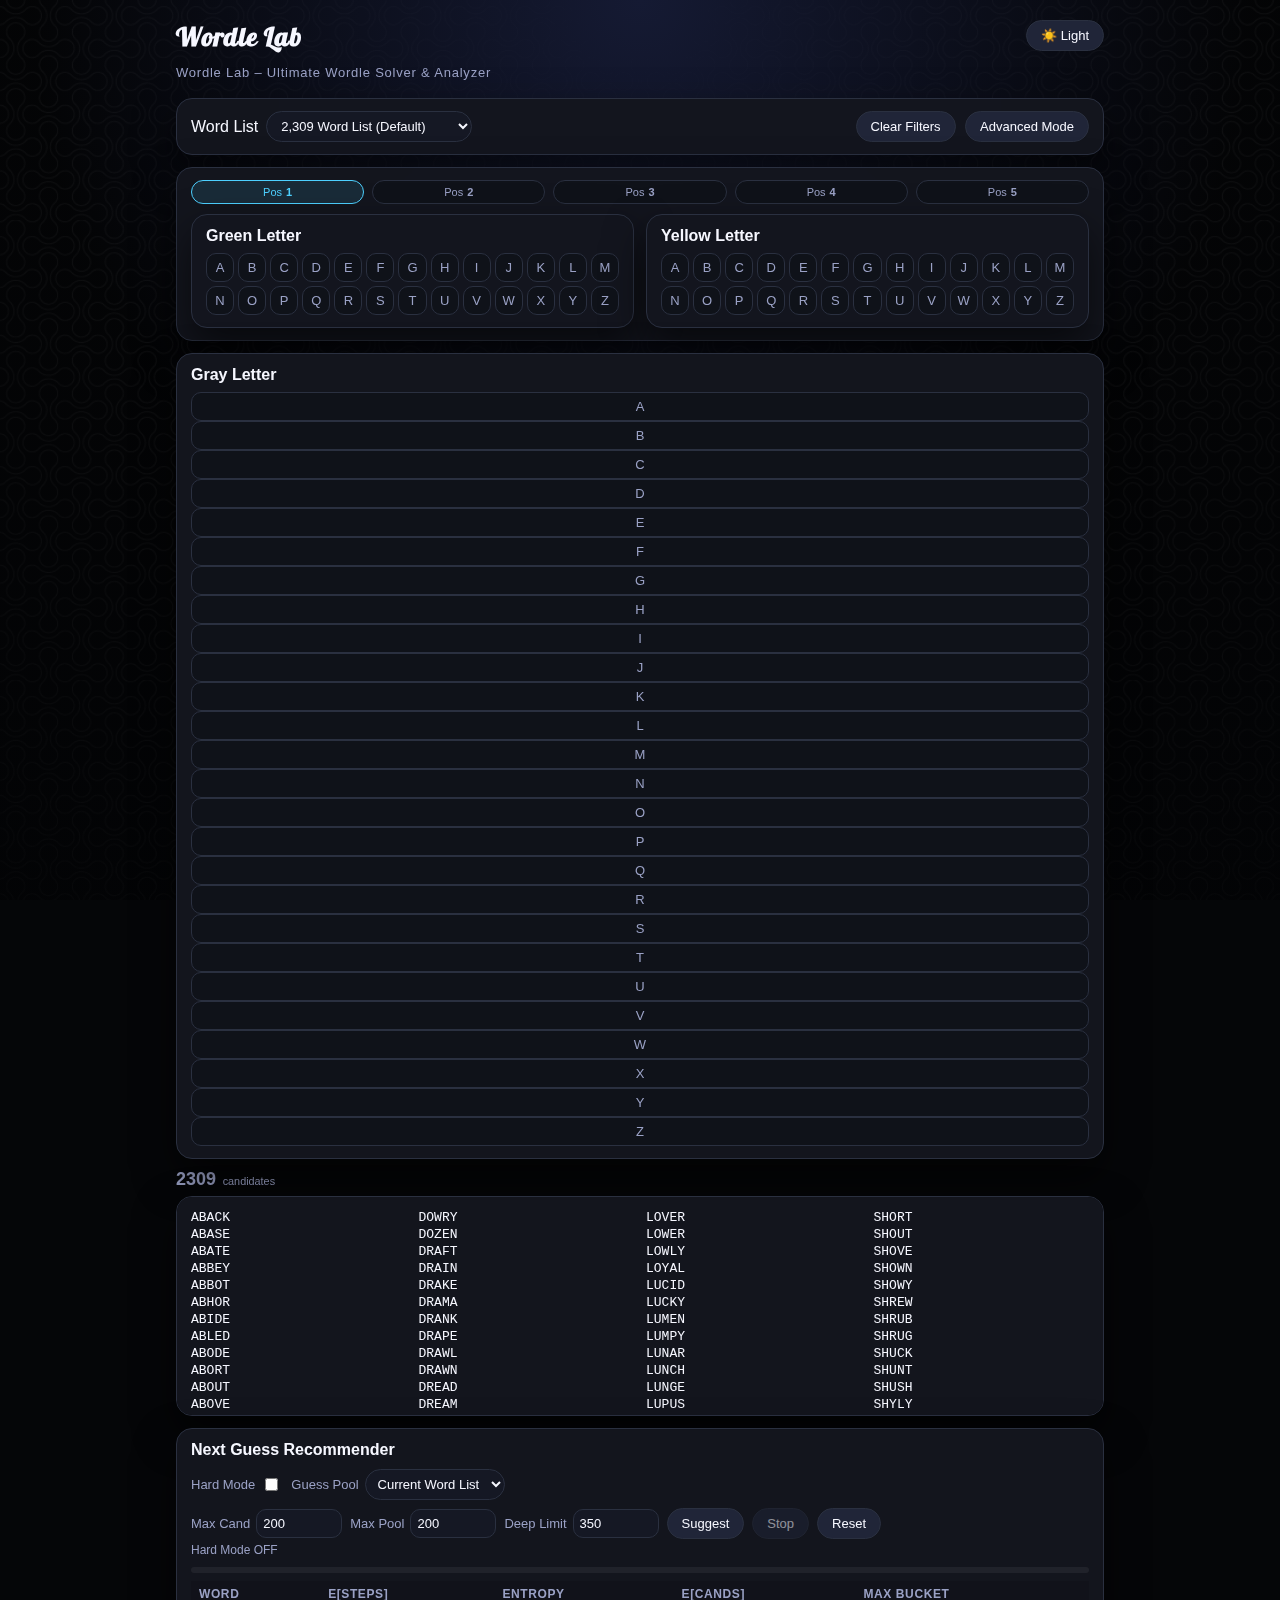
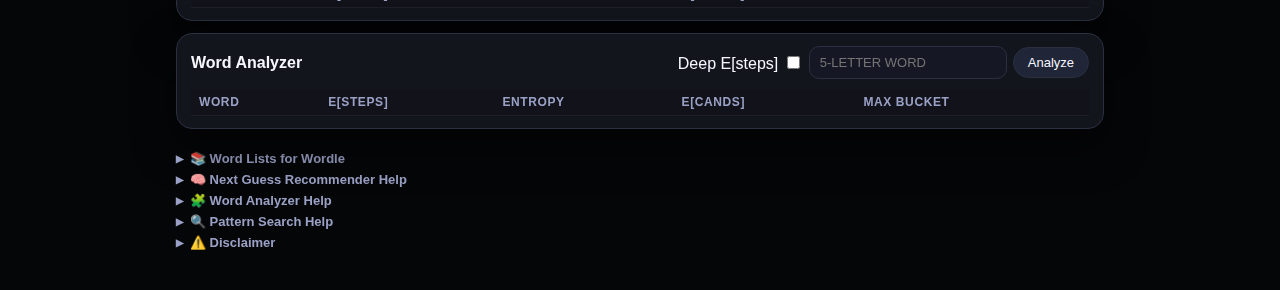
<file: index.html>
<!DOCTYPE html>
<html lang="en">
<head>
	<meta charset="utf-8">
	<meta name="viewport" content="width=device-width, initial-scale=1">
	<title>Wordle Lab – Ultimate Wordle Solver & Analyzer</title>
	<meta name="description" content="Wordle Lab is an ultimate Wordle solver and entropy-based analyzer with Basic and Advanced modes.">
	<meta name="keywords" content="Wordle, Wordle Lab, Wordle Solver, Wordle Helper, Wordle Analyzer, Wordle Strategy, Entropy, E[steps], E[cands], Max Bucket, Next Guess Recommender, Hard Mode, Basic Mode, Advanced Mode">
	<meta name="author" content="Jaehong Kim">
	<meta name="robots" content="index,follow,max-snippet:-1,max-image-preview:large,max-video-preview:-1">
	<meta name="theme-color" content="#0f1115">
	
	<!-- Open Graph (for Facebook, LinkedIn, etc.) -->
	<meta property="og:title" content="Wordle Lab – Ultimate Wordle Solver & Analyzer">
	<meta property="og:description" content="Wordle Lab is an ultimate Wordle solver and entropy-based analyzer with Basic and Advanced modes.">
	<meta property="og:url" content="https://wordlelab.com/">
	<meta property="og:type" content="website">
	<meta property="og:image" content="https://wordlelab.com/preview.png">
	
	<!-- Twitter Card -->
	<meta name="twitter:card" content="summary_large_image">
	<meta name="twitter:title" content="Wordle Lab – Ultimate Wordle Solver & Analyzer">
	<meta name="twitter:description" content="Wordle Lab is an ultimate Wordle solver and entropy-based analyzer with Basic and Advanced modes.">
	<meta name="twitter:image" content="https://wordlelab.com/preview.png">
	<meta name="twitter:site" content="@DrDrTwice">
	
	<!-- Canonical URL -->
	<link rel="canonical" href="https://wordlelab.com/">
	
	<!-- Favicons & PWA -->
	<link href="./apple-touch-icon.png" rel="apple-touch-icon" sizes="180x180">
	<link href="./favicon-32x32.png" rel="icon" sizes="32x32" type="image/png">
	<link href="./favicon-16x16.png" rel="icon" sizes="16x16" type="image/png">
	<link href="./site.webmanifest" rel="manifest">
	
	<!-- ===== Structured Data (JSON-LD) ===== -->
	<script type="application/ld+json">
	{
	  "@context": "https://schema.org",
	  "@type": "WebSite",
	  "name": "Wordle Lab",
	  "url": "https://wordlelab.com/",
	  "applicationCategory": "EducationalApplication",
	  "operatingSystem": "Web",
	  "description": "Wordle Lab is an ultimate Wordle solver and entropy-based analyzer with Basic and Advanced modes.",
	  "inLanguage": ["en"],
	  "keywords": [
	    "Wordle lab", "Wordle helper", "Wordle analyzer", "Wordle solver", "Wordle entropy", "E[steps]", "expected candidates", "Max Bucket", "Next Guess Recommender", "Hard Mode", "Basic Mode", "Advanced Mode"
	  ],
	  "author": { "@type": "Person", "name": "Jaehong Kim" }
	}
	</script>

	<link rel="stylesheet" href="style.css">

</head>

<body>
<div class="wrap">

<!-- Header -->
<div class="header-row">
	<h1>
		<span class="brand">
		Wordle Lab
		</span>
		<br>
		<span class="tag">
			Wordle Lab – Ultimate Wordle Solver &amp; Analyzer
		</span>
	</h1>
	<button class="btn" id="modeToggle" title="Toggle Dark/Light">
		☀️ Light
	</button>
</div>

<!-- Top controls -->
<div class="card" style="margin-bottom:12px">
	<div class="bar top-controls">
		<div class="top-controls-left">
			<label for="wordListSelect">
				Word List
			</label>
			<select id="wordListSelect">
				<option value="wl2309">2,309 Word List (Default)</option>
				<option value="wl3207">3,207 Extended Word List</option>
				<option value="wl14855">14,855 Guessable Word List</option> 
				<option value="custom">Custom List (Upload CSV)</option>
			</select>
			<input id="fileInput" type="file" accept=".txt,.csv" style="display:none">
		</div>
		<div class="top-controls-right">
			<button class="btn" id="clearAll" style="margin-right:5px">Clear Filters</button>
			<button id="filterModeToggle" class="btn">Advanced Mode</button>
		</div>
	</div>
</div>

<!-- Basic Mode -->
<div id="basicPanel" >
	<div class="card" style="margin-top:12px">
		<div class="tabs" id="basicTabs">
		</div>
		<div class="row" style="margin-top:10px">
			<div class="card" id="basicPosCardGreen" style="flex:1;min-width:280px">
				<div style="margin-bottom:8px">
					<strong>Green Letter</strong>
				</div>
				<div class="grid" id="greenKeys">
				</div>
			</div>
			<div class="card" id="basicPosCardYellow" style="flex:1;min-width:280px">
				<div style="margin-bottom:8px">
					<strong>Yellow Letter</strong>
				</div>
				<div class="grid" id="yellowKeys">
				</div>
			</div>
		</div>
	</div>
	<div class="card" style="margin-top:12px">
		<div style="margin-bottom:8px">
			<strong>Gray Letter</strong>
		</div>
		<div class="graygrid" id="grayKeys" ></div>
	</div>
</div>

<!-- Advanced Mode -->
<div id="advPanel" style="display:none">
	<div class="row" style="margin-top:12px">
		<div class="card" style="flex:1;min-width:320px">
			<div style="margin-bottom:8px">
				<strong>Global Include</strong>
			</div>
			<div class="grid" id="gInc">
			</div>
		</div>
		<div class="card" style="flex:1;min-width:320px">
			<div style="margin-bottom:8px">
				<strong>Global Exclude</strong>
			</div>
			<div class="grid" id="gExc">
			</div>
		</div>
	</div>
	<!-- Position include/exclude -->
	<div class="card" style="margin-top:12px">
		<div class="tabs" id="advTabs">
		</div>
		<div class="row" style="margin-top:10px">
			<div class="card" id="advPosCardInc" style="flex:1;min-width:280px">
				<div style="margin-bottom:8px">
					<strong>Position Include</strong>
				</div>
				<div class="grid" id="pInc">
				</div>
			</div>
			<div class="card" id="advPosCardExc" style="flex:1;min-width:280px">
				<div style="margin-bottom:8px">
					<strong>Position Exclude</strong>
				</div>
				<div class="grid" id="pExc">
				</div>
			</div>
		</div>
	</div>
	<!-- Search -->
	<div class="card" style="margin-top:12px">
		<div class="bar">
			<div style="margin-bottom:8px">
				<strong title="Use ?, *, [AEIOU], &amp; for pattern matching">Pattern Search</strong>
			</div>
			<div class="search">
				<input id="searchBox" placeholder="Search (see help below)" style="text-transform:uppercase;">
			</div>
		</div>
	</div>
</div>

<!-- Counter -->
<div class="counter">
	<span id="count">
		0
	</span>
	<small>candidates</small>
</div>

<!-- List -->
<div class="card list" style="margin-top:6px">
	<ul id="words">
	</ul>
</div>

<!-- Recommender -->
<div class="card" style="margin-top:12px">
	<div class="bar" style="justify-content:space-between">
		<div>
			<strong>Next Guess Recommender</strong>
			<span class="tag">
				<!-- (Entropy-based) -->
			</span>
		</div>
	</div>
	<!-- Controls: row 1 -->
	<div class="ctl" style="margin-top:10px">
		<label title="Enforce feedback consistency (Wordle Hard Mode rules)">
			Hard Mode
			<input id="hardMode" type="checkbox">
			</input>
		</label>
		<label title="Guess pool used when Hard Mode is OFF">
			Guess Pool
			<select id="poolSelect">
				<option selected="" value="current">
					Current Word List
				</option>
				<option value="2309">
					2,309 Word List
				</option>
				<option value="3207">
					3,207 Word List
				</option>
				<option value="14855">
					14,855 Word List
				</option>
			</select>
		</label>
	</div>
	<!-- Controls: row 2 -->
	<div class="button-container">
		<label id="candsLabel" title="Cap the number of candidate guesses from the main candidate list">
			Max Cand
			<input id="maxCand" min="1" type="number" value="200">
		</label>
		<label id="poolLabel" title="Cap the number of external guesses from the extended pool (applies only when Hard Mode is OFF)">
			Max Pool
			<input id="maxPool" min="0" type="number" value="200">
		</label>
		<label id="limitLabel" title="Use deeper 4-step E[steps] search when the remaining candidates are at or below this size.">
			Deep Limit
			<input id="deepEstepThreshold" min="0" type="number" value="350">
		</label>
		<button id="suggestNext" class="btn">
			Suggest
		</button>
		<button id="stopBtn" class="btn">
			Stop
		</button>
		<button id="resetSuggest" class="btn">
			Reset
		</button>
	</div>
	<div class="hint" id="modeNote" style="margin-top:4px">
		Hint
	</div>
	<!-- Progress + status -->
	<div class="progress" style="margin-top:10px">
		<div class="barin" id="pbar">
		</div>
	</div>
	<div class="hint" id="suggestStatus" style="margin-top:8px">
	</div>
	<!-- Table -->
	<div style="overflow:auto;margin-top:8px">
		<table>
			<thead>
				<tr>
					<th>
						Word
					</th>
					<th id="sort-steps" role="button" tabindex="0" title="Click to show the Top 10 by E[steps] (the smaller, the better)">
						E[steps]
					</th>
					<th id="sort-entropy" role="button" tabindex="0" title="Click to show the Top 10 by Entropy (the bigger, the better)">
						Entropy
					</th>
					<th id="sort-cands" role="button" tabindex="0" title="Click to show the Top 10 by E[cands] (the smaller, the better)">
						E[cands]
					</th>
					<th id="sort-bucket" role="button" tabindex="0" title="Click to show the Top 10 by Max Bucket (the smaller, the better)">
						Max Bucket
					</th>
				</tr>
			</thead>
			<tbody id="suggestTable">
			</tbody>
		</table>
	</div>
</div>


<!-- Word Analyzer -->
<div class="card" id="analyzeCard" style="margin-top:12px">
	<div class="bar" style="justify-content:space-between; gap:8px;">
		<div>
			<strong>Word Analyzer</strong>
			<span class="tag">
				<!-- (w.r.t. current candidate list) -->
			</span>
		</div>
		<div class="bar" style="gap:6px;">
			<label id="deepLabel" title="Use deeper lookahead when estimating E[steps] (slower but more accurate)">
				Deep E[steps]
				<input id="deepSearch" type="checkbox">
				</input>
			</label>
			<input id="analyzeInput" maxlength="5" placeholder="5-letter word" style="text-transform:uppercase;">
			<button class="btn" id="analyzeBtn">
				Analyze
			</button>
		</div>
	</div>
		<div style="overflow:auto;margin-top:10px">
			<table>
				<thead>
					<tr>
						<th>
							Word
						</th>
						<th>
							E[steps]
						</th>
						<th>
							Entropy
						</th>
						<th>
							E[cands]
						</th>
						<th>
							Max Bucket
						</th>
					</tr>
				</thead>
				<tbody id="analyzeTable">
				</tbody>
			</table>
		</div>
		<!-- Pattern distribution panel for Word Analyzer -->
<div id="analyzePatternsSection" class="card" style="margin-top:12px; display:none">
  <div style="margin-bottom:6px">
    <strong>📊 Pattern Distribution</strong>
    <div id="analyzePatternsMeta" class="hint"></div>
  </div>

  <!-- Fixed header table -->
  <table class="pattern-header-table">
    <thead>
      <tr>
        <th>Pattern</th>
        <th>Count</th>
        <th>Share</th>
      </tr>
    </thead>
  </table>

  <!-- Scrollable body -->
  <div class="pattern-scroll">
    <table class="pattern-body-table">
      <tbody id="analyzePatternsBody"></tbody>
    </table>
  </div>
</div>




</div>


<!-- Help -->
<div class="help">
	<!-- Word Lists for Wordle -->
	<strong id="wordListsToggle" class="toggle-header">📚 Word Lists for Wordle</strong>
	<div id="wordListsContent" class="toggle-content">
		<p>Here are three commonly referenced word lists associated with the game Wordle: the “2,309”, “3,207”, and “14,855” word lists. None of these lists have been officially confirmed as the definitive answer sets by the creators of Wordle.</p>
		<ul>
			<li>
				<strong>2,309 Word List</strong>: <p>Many players report seeing answers from this 2,309‑word list, though there are exceptions.</p>
			</li>
			<li>
				<strong>3,207 Word List</strong>: <p>The 3,207‑word list is often used as a broader “answers” list in community tools.</p>
			</li>
			<li>
				<strong>14,855 Word List</strong>: <p>This much larger list, containing 14,855 words, is believed to reflect the broader vocabulary of words accepted by the game as guesses (rather than necessarily as answers).</p>
			</li>
		</ul>
		<p>Each of these lists plays a different role: the 2,309 list as a common answers reference, the 3,207 list for extended answer coverage, and the 14,855 list for comprehensive guess vocabulary.</p>
	</div>
	<br>
	<!-- Next-Guess Recommender Help -->
	<strong id="recommenderToggle" class="toggle-header">🧠 Next Guess Recommender Help</strong>
	<div id="recommenderContent" class="toggle-content">
		<ul>
			<li style="margin-top: 15px;">
				<strong>Next Guess Recommender</strong>: This tool uses an <strong>entropy-based</strong> approach to narrow down the list of candidate guesses. It first ranks words by <strong>entropy</strong> and then refines the ranking using <strong>E[steps]</strong>, <strong>E[cands]</strong>, and <strong>Max Bucket</strong>.
			</li>
			<li style="margin-top: 15px;">
				<strong>Entropy</strong>: A measure of uncertainty, where higher values indicate words with more potential for narrowing down the solution space. Entropy values represent how "informative" a word is when used as a guess. <strong>The bigger, the better.</strong>
			</li>
			<li>
				<strong>E[steps]</strong>: An estimate of the number of steps required to guess the target word, given the current pool of candidate words. It is an <strong>approximation</strong>, computed by simulating future guesses:
				<ul>
					<li>For large candidate sets (above <strong>Deep Limit</strong>), a faster, shallower lookahead is used.</li>
					<li>For smaller candidate sets (at or below <strong>Deep Limit</strong>), a deeper lookahead is used (up to several guesses ahead), which is more accurate but slower.</li>
					<li>In both cases, all follow-up guesses used for E[steps] are chosen <strong>only from the current candidate set</strong>, regardless of whether Hard Mode is ON or OFF.</li>
				</ul>
				<strong>The smaller, the better.</strong>
			</li>
			<li>
				<strong>E[cands]</strong>: The expected number of candidates remaining after a guess, based on the current word pool. This metric helps assess how effective a guess is in reducing the search space. <strong>The smaller, the better.</strong>
			</li>
			<li>
				<strong>Max Bucket</strong>: The size of the largest group of words that would result from guessing a particular word, given the current state of the game. This value helps identify words that will divide the remaining possibilities evenly. <strong>The smaller, the better.</strong>
			</li>
			<li style="margin-top: 15px;">
				<strong>Hard Mode ON</strong>: Guesses are made only from the top-ranked <strong>Max Cand</strong> candidates based on entropy.
			</li>
			<li>
				<strong>Hard Mode OFF</strong>: Guesses are made from both the top-ranked <strong>Max Cand</strong> candidates and the top-ranked <strong>Max Pool</strong> words from the external pool, based on entropy.
			</li>
			<li style="margin-top: 15px;">
				<strong>Max Cand (Max Candidates)</strong>: The maximum number of top-ranked candidate guesses from the main candidate list, selected based on entropy, used for the recommendation.
			</li>
			<li>
				<strong>Max Pool (Max Guess Pool)</strong>: The maximum number of top-ranked external pool guesses, selected based on entropy, used for the recommendation (only applies when Hard Mode is OFF).
			</li>
			<li style="margin-top: 15px;">
				<strong>Deep Limit</strong>: Controls when the recommender switches between the faster and deeper E[steps] models:
				<ul>
					<li>If the number of remaining candidates is <strong>greater than</strong> this value, the recommender uses a <strong>faster, shallower</strong> E[steps] approximation.</li>
					<li>If the number of remaining candidates is <strong>less than or equal to</strong> this value, it switches to a <strong>deeper multi-step lookahead</strong>, which improves accuracy but can be significantly slower.</li>
				</ul>
			</li>
		</ul>
	</div>
	<br>
	<!-- Word Analyzer Help -->
	<strong id="analyzerHelpToggle" class="toggle-header">🧩 Word Analyzer Help</strong>
	<div id="analyzerHelpContent" class="toggle-content">
		<ul>
			<li style="margin-top: 15px;">
				<strong>Word Analyzer</strong>: Lets you type any 5-letter word and evaluate it against the current candidate set. It computes the same metrics as the Next Guess Recommender: <strong>Entropy</strong>, <strong>E[steps]</strong>, <strong>E[cands]</strong>, and <strong>Max Bucket</strong>, but for a single word you choose.
			</li>
			<li style="margin-top: 15px;">
				<strong>Entropy</strong>: Measures how informative the word is as a guess. Higher entropy means the word tends to split the remaining candidates into more balanced groups.
			</li>
			<li>
				<strong>E[steps]</strong>: An approximate expected number of guesses needed to find the answer if you start by using this word, given the current candidate pool. Just like in the Next Guess Recommender, follow-up guesses used for E[steps] are chosen <strong>only from the current candidates</strong>, not from the external pool.
			</li>
			<li>
				<strong>E[cands]</strong>: The expected number of candidates remaining after using this word as a guess. Smaller values mean the word tends to cut down the solution space more aggressively.
			</li>
			<li>
				<strong>Max Bucket</strong>: The size of the largest remaining group of candidates after this guess. Smaller Max Bucket means fewer “worst-case” scenarios.
			</li>
			<li style="margin-top: 15px;">
				<strong>Deep E[steps]</strong> (checkbox): When enabled, the Word Analyzer uses a <strong>much deeper</strong> lookahead model for computing E[steps], offering a result closer to the true expected number of steps. This mode is considerably slower on large candidate sets. When unchecked, the faster shallow approximation is used instead.
			</li>
			<li style="margin-top: 15px;">
				<strong>Pattern Distribution</strong>: For the entered word, the analyzer also shows a full breakdown of <strong>all feedback patterns</strong> (🟩🟨⬛ combinations) and how many candidates fall into each pattern. This view helps you understand:
				<ul>
					<li>how the word partitions the remaining candidates,</li>
					<li>how balanced the resulting branches are,</li>
					<li>why entropy, E[cands], and Max Bucket have their specific values.</li>
				</ul>
			</li>
		</ul>
	</div>
	<br>
	<!-- Search Help -->
	<strong id="searchHelpToggle" class="toggle-header">🔍 Pattern Search Help</strong>
	<div id="searchHelpContent" class="toggle-content">
		<ul>
			<li style="margin-top: 15px;">
				<strong>?</strong>: Exactly one letter (e.g.,<code>A?E</code>&rarr;<em>ACE, APE, ARE</em>)
			</li>
			<li>
				<strong>*</strong>: Zero or more letters (e.g.,<code>E*E</code>&rarr;<em>AGREE, EAGLE, EERIE</em>)
			</li>
			<li>
				<strong>[AEIOU]</strong>: Any one listed; <strong>[^AEIOU]</strong>: Not these (e.g.,<code>[^AEIOU]ATE</code>&rarr;<em>SLATE, CRATE</em>)
			</li>
			<li>
				<strong>&amp;</strong>: AND; <strong>|</strong>: OR (AND has higher precedence)
			</li>
			<li>
				<strong>( )</strong>: Group terms (e.g.,<code>(ING &amp; R) | (A?E &amp; N)</code>)
			</li>
		</ul>
	</div>
	<br>
	<!-- ⚠️ Disclaimer -->
	<strong id="disclaimerToggle" class="toggle-header">⚠️ Disclaimer</strong>
	<div id="disclaimerContent" class="toggle-content">
		<p>This tool is an independent, unofficial helper for the game <strong>Wordle</strong>. It is provided for educational and entertainment purposes only.</p>
		<p>All word lists, recommendations, and computed results are provided <strong>“as is”</strong> with <strong>no guarantees of accuracy or completeness</strong>. Actual Wordle answers may differ from the words shown or suggested here.</p>
		<p><strong>Wordle</strong> is a trademark of <strong>The New York Times Company</strong>. This site is <strong>not affiliated with, endorsed by, or associated with The New York Times or Wordle</strong>.</p>
	</div>
	<br>
</div>

</div>

<script src="main.js"></script>
</body>
</html>
</file>
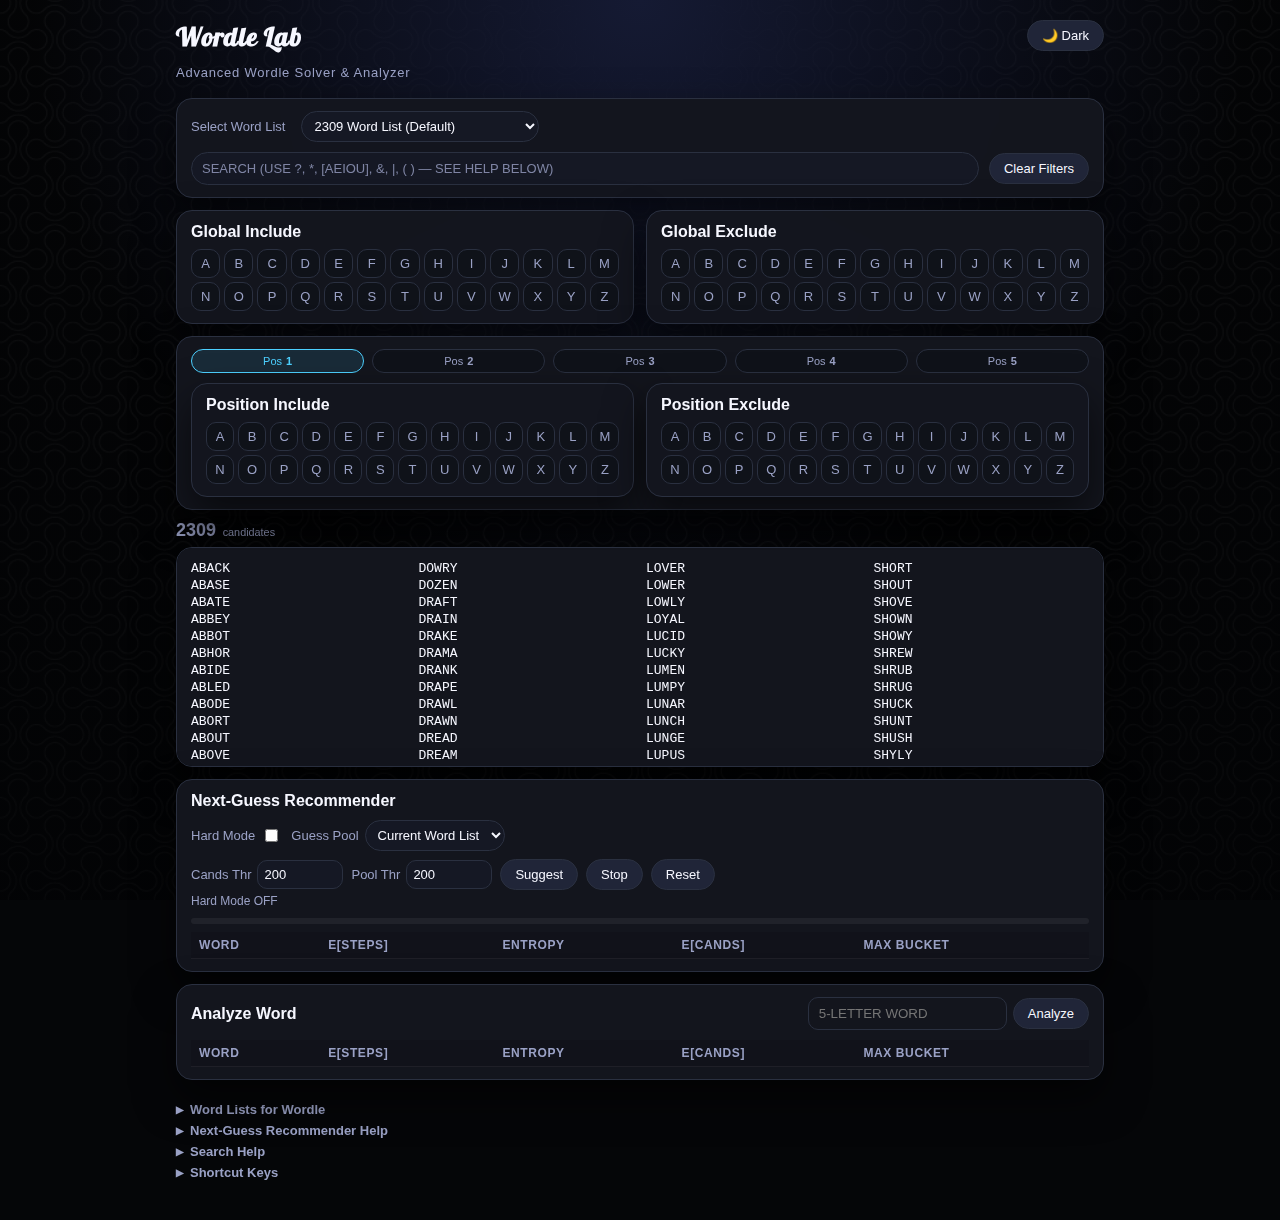
<file: index - all v1.html>
<!DOCTYPE html>
<html lang="en">
  <head>
    <meta charset="utf-8">
	<meta name="viewport" content="width=device-width, initial-scale=1">
	<title>Wordle Lab – Advanced Wordle Solver & Analyzer</title>
	<meta name="description" content="Wordle Lab is an advanced Wordle solver and analyzer that recommends optimal guesses using entropy-based analysis, E[steps], E[cands], and Max Bucket metrics.">
	<meta name="keywords" content="Wordle, Wordle Solver, Wordle Helper, Wordle Analyzer, Wordle Strategy, Entropy, E[steps], E[cands], Max Bucket, Wordle Lab">
	<meta name="author" content="Jaehong Kim">
	<meta name="robots" content="index,follow,max-snippet:-1,max-image-preview:large,max-video-preview:-1">
	<meta name="theme-color" content="#0f1115">
	
	<!-- Open Graph (for Facebook, LinkedIn, etc.) -->
	<meta property="og:title" content="Wordle Lab – Advanced Wordle Solver & Analyzer">
	<meta property="og:description" content="Wordle Lab is an advanced Wordle solver and analyzer that recommends optimal guesses using entropy-based analysis, E[steps], E[cands], and Max Bucket metrics.">
	<meta property="og:url" content="https://wordlelab.com/">
	<meta property="og:type" content="website">
	<meta property="og:image" content="https://wordlelab.com/preview.png">
	
	<!-- Twitter Card -->
	<meta name="twitter:card" content="summary_large_image">
	<meta name="twitter:title" content="Wordle Lab – Advanced Wordle Solver & Analyzer">
	<meta name="twitter:description" content="Wordle Lab is an advanced Wordle solver and analyzer that recommends optimal guesses using entropy-based analysis, E[steps], E[cands], and Max Bucket metrics.">
	<meta name="twitter:image" content="https://wordlelab.com/preview.png">
	<meta name="twitter:site" content="@DrDrTwice">
	
	<!-- Canonical URL -->
	<link rel="canonical" href="https://wordlelab.com/">
	
	<!-- Favicons & PWA -->
	<link href="./apple-touch-icon.png" rel="apple-touch-icon" sizes="180x180">
	<link href="./favicon-32x32.png" rel="icon" sizes="32x32" type="image/png">
	<link href="./favicon-16x16.png" rel="icon" sizes="16x16" type="image/png">
	<link href="./site.webmanifest" rel="manifest">
	
	<!-- ===== Structured Data (JSON-LD) ===== -->
	<script type="application/ld+json">
	{
	  "@context": "https://schema.org",
	  "@type": "WebSite",
	  "name": "Wordle Lab",
	  "url": "https://wordlelab.com/",
	  "applicationCategory": "EducationalApplication",
	  "operatingSystem": "Web",
	  "description": "Wordle Lab is an advanced Wordle solver and analyzer that recommends optimal guesses using entropy-based analysis, E[steps], E[cands], and Max Bucket metrics.",
	  "inLanguage": ["en"],
	  "keywords": [
	    "Wordle lab", "Wordle helper", "Wordle analyzer", "Wordle solver", "Wordle entropy", "E[steps]", "expected candidates", "Max Bucket", "next guess recommender", "Hard Mode"
	  ],
	  "author": { "@type": "Person", "name": "Jaehong Kim" }
	}
	</script>
	
<style>
/* ===== Brand font ===== */
@font-face {
  font-family: "Lobster";
  src: url("Lobster-Regular.ttf") format("truetype");
  font-weight: 400;
  font-style: normal;
}

/* ===== Root theme tokens ===== */
:root{
  --bg-main:#050608;
  --bg-card:rgba(20,22,30,0.96);
  --bg-card-soft:rgba(16,18,26,0.9);
  --bg-input:#151824;
  --border:#2a3040;
  --fg:#f6f7ff;
  --sub:#9aa1c5;
  --accent:#4dd0ff;
  --accent-soft:rgba(77,208,255,0.12);
  --danger:#ff6b81;
  --btn:#202538;
  --btnHover:#2b3250;
  --shadow:0 18px 40px rgba(0,0,0,0.55);
  --overlay:radial-gradient(circle at top,#151a33 0,rgba(5,6,8,0.68) 55%,rgba(3,4,6,0.82) 100%);
  --bg-bright:0.65;
  --bg-blur:0.4px;
  --font-main:-apple-system,BlinkMacSystemFont,"Segoe UI",Roboto,Helvetica,Arial,sans-serif;
}

/* Light theme overrides */
body.light{
  --bg-main:#f5f6fb;
  --bg-card:rgba(255,255,255,0.96);
  --bg-card-soft:rgba(255,255,255,0.94);
  --bg-input:#f3f4fd;
  --border:#d5d8ea;
  --fg:#141624;
  --sub:#667099;
  --accent:#5c6ffb;
  --accent-soft:rgba(92,111,251,0.09);
  --danger:#e5415f;
  --btn:#e3e6fb;
  --btnHover:#d6daf8;
  --shadow:0 16px 32px rgba(15,17,25,0.16);
  --overlay:radial-gradient(circle at top,#ffffff 0,#f5f6fb 50%,#eef0fa 100%);
  --bg-bright:1;
  --bg-blur:0.6px;
}

/* Reset & base */
*,*::before,*::after{box-sizing:border-box}
html,body{
  margin:0;
  padding:0;
}
body{
  min-height:100vh;
  font-family:var(--font-main);
  background:var(--bg-main);
  color:var(--fg);
}

/* Background images (dark vs light) */
/* --- Dark Mode Background --- */
body::before{
  content:"";
  position:fixed;
  inset:0;
  background:url('./double-bubble-dark.png') center/512px repeat;
  filter:brightness(var(--bg-bright)) saturate(.95) blur(var(--bg-blur));
  z-index:-2;
  will-change: transform;
  pointer-events:none;
}
/* --- Light Mode Background --- */
body.light::before{
  content: "";
  position: fixed;
  inset: 0;
  background:url('./symphony.png') center/420px repeat;
  filter: brightness(1.25) saturate(1.05) blur(0.7px);
  z-index: -2;
  will-change: transform;
}
/* Dark overlay layer */
body::after{
  content:"";
  position:fixed;
  inset:0;
  background:var(--overlay);
  z-index:-1;
  pointer-events:none;
}
/* Light overlay layer (brighter tone) */
body.light::after {
  content: "";
  position: fixed;
  inset: 0;
  background: radial-gradient(circle at top, #fdfdfd 0, rgba(255,255,255,0.75) 55%, rgba(245,245,245,0.85) 100%);
  z-index: -1;
}

/* Layout wrapper */
.wrap{
  max-width:960px;
  margin:0 auto;
  padding:20px 16px 40px;
}

/* Header */
.header-row{
  display:flex;
  align-items:flex-start;
  justify-content:space-between;
  gap:12px;
  margin-bottom:14px;
}
h1{
  margin:0;
  font-size:26px;
  letter-spacing:0.03em;
}
h1 .tag{
  display:inline-block;
  margin-top:4px;
  font-size:13px;
  font-weight:400;
  color:var(--sub);
}
/* Brand */
.brand {
  font-family: "Lobster", sans-serif; 
}

/* Cards & common containers */
.card{
  background:var(--bg-card);
  border-radius:16px;
  border:1px solid var(--border);
  box-shadow:var(--shadow);
  padding:12px 14px;
  backdrop-filter:blur(18px);
}
.row{
  display:flex;
  gap:12px;
  flex-wrap:wrap;
}
.list{
  max-height:220px;
  overflow:auto;
}

/* Buttons */
.btn{
  background:var(--btn);
  border:1px solid var(--border);
  color:var(--fg);
  border-radius:999px;
  padding:7px 14px;
  font-size:13px;
  cursor:pointer;
  display:inline-flex;
  align-items:center;
  gap:6px;
  transition:background .15s ease,border-color .15s ease,transform .05s ease;
}
.btn:hover{background:var(--btnHover)}
.btn:active{transform:scale(.97)}
.btn[disabled]{opacity:.55;cursor:not-allowed}

/* Top bars */
.bar{
  display:flex;
  align-items:center;
  gap:10px;
  flex-wrap:wrap;
}
.bar select{
  padding:6px 8px;
  border-radius:999px;
  border:1px solid var(--border);
  background:var(--bg-input);
  color:var(--fg);
  font-size:13px;
}

/* Search input */
.search{flex:1 1 200px}
.search input{
  width:100%;
  padding:8px 10px;
  border-radius:999px;
  border:1px solid var(--border);
  background:var(--bg-input);
  color:var(--fg);
  font-size:13px;
}
.search input::placeholder{color:var(--sub);opacity:.8}

/* Letter keyboards */
.grid{
  display:grid;
  grid-template-columns:repeat(13,minmax(0,1fr));
  gap:4px;
}
.k{
  border-radius:10px;
  border:1px solid var(--border);
  padding:6px 0;
  text-align:center;
  font-size:13px;
  cursor:pointer;
  user-select:none;
  background:var(--bg-card-soft);
  color:var(--sub);
  transition:background .12s ease,border-color .12s ease,color .12s ease,transform .05s ease;
}
.k.inc{
  background:var(--accent-soft);
  border-color:var(--accent);
  color:var(--accent);
}
.k.exc{
  background:rgba(229,65,95,0.07);
  border-color:var(--danger);
  color:var(--danger);
}
.k:hover{transform:translateY(-1px)}
/* When locked (during calculation) */
.grid.locked .k{
  pointer-events:none;
  opacity:0.45;
}

/* Tabs 
.tabs{
  display:flex;
  gap:6px;
  flex-wrap:wrap;
} */
.tabs{
  display:grid;
  grid-template-columns:repeat(5, 1fr);
  gap:8px
}
.tab{
  border-radius:999px;
  border:1px solid var(--border);
  background:var(--bg-card-soft);
  color:var(--sub);
  padding:5px 10px;
  font-size:11px;
  cursor:pointer;
  display:inline-flex;
  align-items:center;
  gap:4px;
  justify-content: center;
}
.tab .num{font-weight:600}
.tab.active{
  background:var(--accent-soft);
  border-color:var(--accent);
  color:var(--accent);
}
@media(max-width:340px){
  .tab .label{display:none}
}

/* Counter */
.counter{
  margin-top:10px;
  font-size:13px;
  color:var(--sub);
}
.counter span{
  font-weight:600;
  font-size:18px;
  margin-right:3px;
}

/* Word list */
#words{
  list-style:none;
  margin:0;
  padding:0;
  columns:4 110px;
  column-gap:12px;
  font-family:"SF Mono","Roboto Mono",ui-monospace,Menlo,Monaco,monospace;
  font-size:13px;
}
#words li{
  break-inside:avoid;
  padding:1px 0;
}

/* Recommender controls */
.ctl{
  display:flex;
  gap:10px;
  flex-wrap:wrap;
  align-items:center;
}
.ctl label{
  font-size:13px;
  color:var(--sub);
  display:flex;
  gap:6px;
  align-items:center;
}
.ctl input[type="checkbox"]{accent-color:var(--accent)}
.ctl select{
  padding:6px 8px;
  border-radius:999px;
  border:1px solid var(--border);
  background:var(--bg-input);
  color:var(--fg);
  font-size:13px;
}

/* Button row: thresholds + Suggest / Stop / Reset */
.button-container{
  display:flex;
  flex-wrap:wrap;
  gap:8px;
  align-items:center;
  margin-top:8px;
}
.button-container label{
  font-size:13px;
  color:var(--sub);
  display:flex;
  align-items:center;
  gap:6px;
}
.button-container input[type="number"]{
  width:86px;
  padding:6px;
  border-radius:10px;
  border:1px solid var(--border);
  background:var(--bg-input);
  color:var(--fg);
  font-size:13px;
}
.button-container .btn{
  padding-inline:14px;
  flex:0 0 auto;
}
#space-1{
  display:none;
  flex-basis:0;
}

/* Progress bar */
.progress{
  position:relative;
  height:6px;
  border-radius:999px;
  background:rgba(255,255,255,0.06);
  overflow:hidden;
}
.progress .barin{
  position:absolute;
  inset:0;
  width:0%;
  border-radius:inherit;
  background:linear-gradient(90deg,var(--accent),#7cf3ff);
  transition:width .12s linear;
}

/* Tables */
table{
  width:100%;
  border-collapse:collapse;
  font-size:13px;
}
th,td{
  padding:6px 8px;
  text-align:left;
  border-bottom:1px solid rgba(255,255,255,0.06);
}
th{
  font-size:12px;
  text-transform:uppercase;
  letter-spacing:0.05em;
  color:var(--sub);
  background:rgba(0,0,0,0.1);
}
td{color:var(--fg)}
td.mono{
  font-family:"SF Mono","Roboto Mono",ui-monospace,Menlo,Monaco,monospace;
}
th#sort-steps,
th#sort-entropy,
th#sort-cands,
th#sort-bucket{
  cursor:pointer;
}
th#sort-steps:focus,
th#sort-entropy:focus,
th#sort-cands:focus,
th#sort-bucket:focus{
  outline:2px solid var(--accent);
  outline-offset:2px;
}

/* Help section & toggles */
.help{
  margin-top:16px;
  font-size:13px;
  color:var(--sub);
}
.help ul{
  margin:6px 0 0;
  padding-left:18px;
}
.help li{margin-bottom:4px}
.toggle-header{
  display:inline-block;
  margin-top:6px;
  cursor:pointer;
  user-select:none;
}
.toggle-header::before{
  content:"▶";
  display:inline-block;
  margin-right:6px;
  font-size:10px;
  transform:translateY(-1px);
}
.toggle-header.open::before{
  content:"▼";
}
.toggle-content{
  display:none;
  margin-top:4px;
}

/* Hints */
.hint{
  font-size:12px;
  color:var(--sub);
}

/* Analyze input */
#analyzeInput{
  min-width:120px;
}

/* Responsive tweaks */
@media(max-width:900px){
  #words{columns:3 110px}
}
@media(max-width:720px){
  /* --- Mobile adjustments (smaller blur for clarity) --- */
  body::before {
    filter: brightness(calc(var(--bg-bright) + 0.1)) saturate(.95) blur(0.6px);
  }
  body.light::before {
    filter: brightness(1.3) saturate(1.1) blur(0.5px);
  }
  .wrap{padding-inline:10px}
  .header-row{flex-direction:column;align-items:flex-start}
  #words{columns:2 110px}
}
/* Mobile: thresholds first row, buttons second row */
@media(max-width:600px){
  .button-container label{
    flex:1 1 calc(50% - 6px);
  }
  #space-1{
    display:block;
    flex-basis:100%;
    height:0;
  }
  .button-container .btn{
    flex:1 1 calc(33.3% - 6px);
    justify-content:center;
  }
}
</style>
	
  </head>
  <body>
    <div class="wrap">
	  <!-- Header -->
	  <div class="header-row">
	    <h1>
		  <span class="brand">
		  Wordle Lab
		  </span>
		  <br>
		  <span class="tag">
		    Advanced Wordle Solver & Analyzer		  
		  </span>		
		</h1>
		<button class="btn" id="modeToggle" title="Toggle Dark/Light">
		  🌙 Dark
		</button>	  
	  </div>
	  <!-- Top controls -->
	  <div class="card" style="margin-bottom:12px">
	    <!-- Word List Dropdown Menu Style-->
	    <div class="bar">
		  <label for="wordListSelect" style="font-size:13px; color:var(--sub); margin-right:6px;">
		    Select Word List
		  </label>
		  <select id="wordListSelect">
		    <option value="wl2309">2309 Word List (Default)</option>
			<option value="wl3200">3200 Extended Word List</option>
			<!-- <option value="wl14855">14855 Guessable words list</option> -->
			<option value="custom">Custom Word List (Upload CSV…)</option>
		  </select>
		</div>
		<input id="fileInput" type="file" accept=".txt,.csv" style="display:none" />
		<!-- Word List Button Style-->
	    <!-- <div class="bar">
		  <label class="filelabel">
		    <input accept=".csv,.txt" id="fileInput" type="file">
			<button class="btn" id="chooseFileBtn">
			  Upload Custom List (CSV)
			</button>
		  </label>
		  <button class="btn" id="use2309">
		    2309 Word Pool (Default)
		  </button>
		  <button class="btn" id="use3200">
		    3200 Word Pool
		  </button>
		  <button class="btn" id="use14855">
		    14855 Word Pool
		  </button>
		</div> -->
		<div class="bar" style="margin-top:10px">
		  <div class="search">
		    <input id="searchBox" placeholder="Search (use ?, *, [AEIOU], &amp;, |, ( ) &mdash; see help below)" style="text-transform:uppercase;">
		  </div>
		  <button class="btn" id="clearAll">
		    Clear Filters
		  </button>
		</div>
	  </div>
	  <!-- Global include/exclude -->
	  <div class="row">
	    <div class="card" style="flex:1;min-width:320px">
		  <div style="margin-bottom:8px">
		    <strong>Global Include</strong>
		  </div>
		  <div class="grid" id="gInc">
		  </div>
		</div>
		<div class="card" style="flex:1;min-width:320px">
		  <div style="margin-bottom:8px">
		    <strong>Global Exclude</strong>
		  </div>
		  <div class="grid" id="gExc">
		  </div>
		</div>
	  </div>
	  <!-- Position include/exclude -->
	  <div class="card" style="margin-top:12px">
	    <div class="tabs" id="tabs">
		</div>
		<div class="row" style="margin-top:10px">
		  <div class="card" style="flex:1;min-width:280px">
		    <div style="margin-bottom:8px">
			  <strong>Position Include</strong>
			</div>
			<div class="grid" id="pInc">
			</div>
		  </div>
		  <div class="card" style="flex:1;min-width:280px">
		    <div style="margin-bottom:8px">
			  <strong>Position Exclude</strong>
			</div>
			<div class="grid" id="pExc">
			</div>
		  </div>			
		</div>	  
	  </div>
	  <!-- Counter -->
	  <div class="counter">
	    <span id="count">
		  0
		</span>
		<small>candidates</small>
	  </div>
	  <!-- List -->
	  <div class="card list" style="margin-top:6px">
	    <ul id="words">
		</ul>
	  </div>
	  <!-- Recommender -->
	  <div class="card" style="margin-top:12px">
	    <div class="bar" style="justify-content:space-between">
		  <div>
		    <strong>Next-Guess Recommender</strong>
			<span class="tag">
			  <!-- (Entropy-based) -->
			</span>
		  </div>
		</div>
		<!-- Controls: row 1 -->
		<div class="ctl" style="margin-top:10px">
		  <label title="Enforce feedback consistency (Wordle Hard Mode rules)">
		    Hard Mode
			<input id="hardMode" type="checkbox">
			</input>
		  </label>
		  <label title="Guess pool used when Hard Mode is OFF">
		    Guess Pool
			<select id="poolSelect">
			  <option selected="" value="current">
			    Current Word List
			  </option>
			  <option value="2309">
			    2309 Word List
			  </option>
			  <option value="3200">
			    3200 Word List
			  </option>
			  <option value="14855">
			    14855 Word List
			  </option>			
			</select>		  
		  </label>		
		</div>
		<!-- Controls: row 2 -->
		<div class="button-container">
		  <label id="candsLabel" title="Cap the number of candidate guesses from the main candidate list">
		    Cands Thr
			<input id="candsThreshold" min="1" type="number" value="200">
		  </label>
		  <label id="thrLabel" title="Cap the number of external guesses from the extended pool (applies only when Hard Mode is OFF)">
		    Pool Thr
			<input id="poolThreshold" min="0" type="number" value="200"/>
		  </label>
		  <span id="space-1"></span>
		  <button id="suggestNext" class="btn">
		    Suggest
		  </button>
		  <button id="stopBtn" class="btn">
		    Stop
		  </button>
		  <button id="resetSuggest" class="btn">
		    Reset
		  </button>		
		</div>
		<div class="hint" id="modeNote" style="margin-top:4px">
		  Hint
		</div>
		<!-- Progress + status -->
		<div class="progress" style="margin-top:10px">
		  <div class="barin" id="pbar">
		  </div>
		</div>
		<div class="hint" id="suggestStatus" style="margin-top:8px">
		</div>
		<!-- Table -->
		<div style="overflow:auto;margin-top:8px">
		  <table>
		    <thead>
			  <tr>
			    <th>
				  Word
				</th>
				<th id="sort-steps" role="button" tabindex="0" title="Click to show the Top 10 by E[steps] (smaller is better)">
				  E[steps]
				</th>
				<th id="sort-entropy" role="button" tabindex="0" title="Click to show the Top 10 by Entropy (higher is better)">
				  Entropy
				</th>
				<th id="sort-cands" role="button" tabindex="0" title="Click to show the Top 10 by E[cands] (smaller is better)">
				  E[cands]
				</th>
				<th id="sort-bucket" role="button" tabindex="0" title="Click to show the Top 10 by Max Bucket (smaller is better)">
				  Max Bucket
				</th>
			  </tr>
			</thead>
			<tbody id="suggestTable">
			</tbody>		  
		  </table>		
		</div>	  
	  </div>
	  <!-- Analyze Word -->
	  <div class="card" id="analyzeCard" style="margin-top:12px">
	    <div class="bar" style="justify-content:space-between; gap:8px;">
		  <div>
		    <strong>Analyze Word</strong>
			<span class="tag">
			  <!-- (w.r.t. current candidate list) -->
			</span>		  
		  </div>
		  <div class="bar" style="gap:6px;">
		    <input id="analyzeInput" maxlength="5" placeholder="5-letter word" style="text-transform:uppercase;padding:8px 10px;border-radius:10px;border:1px solid var(--border);background:var(--input);color:var(--fg)">
			<button class="btn" id="analyzeBtn">
			  Analyze
			</button>
		  </div>		
		</div>
		<div style="overflow:auto;margin-top:10px">
		  <table>
		    <thead>
			  <tr>
			    <th>
				  Word
				</th>
				<th>
				  E[steps]
				</th>
				<th>
				  Entropy
				</th>
				<th>
				  E[cands]
				</th>
				<th>
				  Max Bucket
				</th>
			  </tr>
			</thead>
			<tbody id="analyzeTable">
			</tbody>
		  </table>		
		</div>	  
	  </div>
	  <!-- Help -->
	  <div class="help">
	    <!-- Word Lists for Wordle -->
	    <strong id="wordListsToggle" class="toggle-header">Word Lists for Wordle</strong>
		<div id="wordListsContent" class="toggle-content">
		  <p>Here are three commonly referenced word lists associated with the game Wordle: the “2309”, “3200”, and “14855” word lists. None of these lists have been officially confirmed as the definitive answer sets by the creators of Wordle.</p>
		  <ul>
		    <li>
			  <strong>2309 Word List</strong>: <p>Many players report seeing answers from this 2,309‑word list, though there are exceptions.</p>
			</li>
			<li>
			  <strong>3200 Word List</strong>: <p>The 3,200‑word list is often used as a broader “answers” list in community tools.</p>
			</li>
			<li>
			  <strong>14855 Word List</strong>: <p>This much larger list, containing 14,855 words, is believed to reflect the broader vocabulary of words accepted by the game as guesses (rather than necessarily as answers).</p>
			</li>
		  </ul>
		  <p>Each of these lists plays a different role: the 2309 list as a common answers reference, the 3200 list for extended answer coverage, and the 14855 list for comprehensive guess vocabulary.</p>		
		</div>
		<br>
		<!-- Next-Guess Recommender Help -->
		<strong id="recommenderToggle" class="toggle-header">Next-Guess Recommender Help</strong>
		<div id="recommenderContent" class="toggle-content">
		  <ul>
		    <br>
			<li>
			  <strong>Next-Guess Recommender</strong>: This tool uses an <strong>entropy-based</strong> approach to narrow down the list of candidate guesses. Initially, it ranks words based on their <strong>entropy</strong>, which measures the uncertainty or information content of the words. After narrowing down the candidates using entropy, other factors such as <strong>E[steps]</strong>, <strong>E[cands]</strong>, and <strong>max bucket</strong> are used to further refine the recommendations.
			</li>
			<br>
		    <li>
			  <strong>ENTROPY</strong>: A measure of uncertainty, where higher values indicate words with more potential for narrowing down the solution space. Entropy values represent how "informative" a word is when used as a guess.
			</li>		  
		    <li>
			  <strong>E[STEPS]</strong>: An estimate of the number of steps required to guess the target word, given the current pool of candidate words. This is an approximation and may not always be 100% accurate.
			</li>		  
		    <li>
			  <strong>E[CANDS]</strong>: The expected number of candidates remaining after a guess, based on the current word pool. This metric helps assess how effective a guess is in reducing the search space.
			</li>		  
		    <li>
			  <strong>MAX BUCKET</strong>: The size of the largest group of words that would result from guessing a particular word, given the current state of the game. This value helps identify words that will divide the remaining possibilities evenly.
			</li>
 			<br> 
		    <li>
			  <strong>Hard Mode ON</strong>: Guesses are made only from the top-ranked (Cands Thr) candidates based on entropy.
			</li>		  
		    <li>
			  <strong>Hard Mode OFF</strong>: Guesses are made from both the top-ranked (Cands Thr) candidates and top-ranked words from the external pool (Pool Thr), based on entropy.
			</li>
		    <li>
			  <strong>Cands Thr (Candidates Threshold)</strong>: The maximum number of top-ranked candidate guesses from the main candidate list, selected based on entropy, used for the recommendation.
			</li>
		    <li>
			  <strong>Pool Thr (Pool Threshold)</strong>: The maximum number of top-ranked external pool guesses, selected based on entropy, used for the recommendation (only applies when Hard Mode is OFF).
			</li>			
		  </ul>		
		</div>
		<br>
		<!-- Search Help -->
		<strong id="searchHelpToggle" class="toggle-header">Search Help</strong>
		<div id="searchHelpContent" class="toggle-content">
		  <ul>
		    <li>
			  <strong>?</strong>: Exactly one letter (e.g.,<code>A?E</code>&rarr;<em>ACE, APE, ARE</em>)
			</li>
			<li>
			  <strong>*</strong>: Zero or more letters (e.g.,<code>E*E</code>&rarr;<em>AGREE, EAGLE, EERIE</em>)
			</li>
			<li>
			  <strong>[AEIOU]</strong>: Any one listed; <strong>[^AEIOU]</strong>: Not these (e.g.,<code>[^AEIOU]ATE</code>&rarr;<em>SLATE, CRATE</em>)
			</li>
			<li>
			  <strong>&amp;</strong>: AND; <strong>|</strong>: OR (AND has higher precedence)
			</li>
			<li>
			  <strong>( )</strong>: Group terms (e.g.,<code>(ING &amp; R) | (A?E &amp; N)</code>)
			</li>
		  </ul>		
		</div>
		<br>
		<!-- Shortccut Keys -->
		<strong id="keyboardHintsToggle" class="toggle-header">Shortcut Keys</strong>
		<div id="keyboardHintsContent" class="toggle-content">
		  <ul>
		    <li>
			  <strong>Letter</strong>: Global Include
			</li>
			<li>
			  <strong>Alt+Letter</strong>: Global Exclude
			</li>
			<li>
			  <strong>Shift+Letter</strong>: Position Include
			</li>
			<li>
			  <strong>Ctrl+Letter</strong>: Position Exclude
			</li>
			<li>
			  <strong>1&ndash;5</strong>: Switch Tab
			</li>
			<li>
			  <strong>/</strong>: Search
			</li>
			<li>
			  <strong>@</strong>: Analyze Word
			</li>
			<li>
			  <strong>`</strong>: Theme
			</li>
		  </ul>		
		</div>	  
	  </div>	  
	</div>
	<script>
/* ===== Utilities & State ===== */
const byId=id=>document.getElementById(id);
const ALPHA=Array.from({length:26},(_,i)=>String.fromCharCode(65+i));
const state={
	all:[], filtered:[], search:'',
	searchTester:null,
	globalInclude:new Set(), globalExclude:new Set(),
	pos:Array.from({length:5},()=>({include:new Set(),exclude:new Set()})),
	activePos:0,
	base2309:[], base3200:[], base14855:[],
	cancel:false
};
	
/* ===== Theme ===== */
(function(){
	const s=localStorage.getItem('wf-theme');
	if(s==='light')document.body.classList.add('light');
	updateThemeBtn(); byId('modeToggle').onclick=toggleTheme;
})();
function toggleTheme(){
	document.body.classList.toggle('light');
	localStorage.setItem('wf-theme',document.body.classList.contains('light')?'light':'dark');
	updateThemeBtn();
}
function updateThemeBtn(){
	byId('modeToggle').textContent=document.body.classList.contains('light')?'☀️ Light':'🌙 Dark';
}

/* ===== CSV parsing & loading ===== */
function parseWordsFromCsvText(t){
	const lines=t.split(/\r?\n/);const words=[];const seen=new Set();
	for(const raw of lines){
		const line=raw.trim();
		if(!line) continue;
		const cells=line.split(/,|\s+/);
		for(let c of cells){
			c=(c||'').trim().toLowerCase();
			if(/^[a-z]{5}$/.test(c)&&!seen.has(c)){
				seen.add(c);
				words.push(c);
			}
		}
	}
		return words;
}
async function fetchCsv(name){
	const res=await fetch(`./${name}`,{cache:'no-store'});
	if(!res.ok) throw new Error('fetch failed: '+name);
	return parseWordsFromCsvText(await res.text());
}
async function loadCsvFile(name){
	try{
		lockUI(true);
		const words=await fetchCsv(name);
		loadWordsFromArray(words);
	} catch(e) {
		alert('Error loading '+name+': '+e.message);
	}
	finally{
		lockUI(false);
	}
}

/* ===== Keyboards & Tabs ===== */
function buildKeyboard(container, kind) {
	container.innerHTML = '';
	for (const ch of ALPHA) {
		const d = document.createElement('div');
		d.className = 'k';
		d.textContent = ch;
		d.dataset.ch = ch.toLowerCase();
		d.onclick = () => {
			const letter = d.dataset.ch;
			if (kind === 'gInc') {
				// Global Include: normal toggle between globalInclude / globalExclude 
				toggle(state.globalInclude, state.globalExclude, letter);
			} else if (kind === 'gExc') {
				// Global Exclude:
				// 1) Remember previous state (was it already excluded?)
				const wasExcluded = state.globalExclude.has(letter);
				// 2) Normal toggle between globalExclude / globalInclude
				toggle(state.globalExclude, state.globalInclude, letter);
				// 3) If it just became "excluded" now, remove from ALL position includes
				const isNowExcluded = state.globalExclude.has(letter);
				if (!wasExcluded && isNowExcluded) {
					for (const pos of state.pos) {
						pos.include.delete(letter);
					}
				}
			} else if (kind === 'pInc') {
				// Position Include (for the active position)
				const pos = state.pos[state.activePos];
				// 1) Was this letter already included at this position?
				const wasIncluded = pos.include.has(letter);
				// 2) Normal toggle between this position's include / exclude
				toggle(pos.include, pos.exclude, letter);
				// 3) If it just became "included" now, update global sets:
				//    - add to globalInclude
				//    - remove from globalExclude
				const isNowIncluded = pos.include.has(letter);
				if (!wasIncluded && isNowIncluded) {
					state.globalInclude.add(letter);
					state.globalExclude.delete(letter);
				}
			} else {
				// pExc (Position Exclude) – normal per-position toggle
				const pos = state.pos[state.activePos];
				toggle(pos.exclude, pos.include, letter);
			}
			// Re-render keyboards and apply new filters
			refresh();
			apply();
		};
		container.appendChild(d);
	}
}
function toggle(primary,secondary,ch){
	if(primary.has(ch)) primary.delete(ch);
	else {
		primary.add(ch);
		secondary.delete(ch);
	}
}
function refresh(){
	const gI=byId('gInc').children, gE=byId('gExc').children, pI=byId('pInc').children, pE=byId('pExc').children;
	for(const e of gI) e.classList.toggle('inc',state.globalInclude.has(e.dataset.ch));
	for(const e of gE) e.classList.toggle('exc',state.globalExclude.has(e.dataset.ch));
	for(const e of pI) e.classList.toggle('inc',state.pos[state.activePos].include.has(e.dataset.ch));
	for(const e of pE) e.classList.toggle('exc',state.pos[state.activePos].exclude.has(e.dataset.ch));
	for(const t of byId('tabs').children) t.classList.toggle('active',Number(t.dataset.idx)===state.activePos);
}
function renderTabs(){
	const tabs=byId('tabs');
	tabs.innerHTML='';
	for(let i=0;i<5;i++){
		const b=document.createElement('button');
		b.className='tab'+(i===state.activePos?' active':'');
		b.innerHTML='<span class="label">Pos </span><span class="num">'+(i+1)+'</span>';
		b.dataset.idx=i;
		b.onclick=()=>{
			state.activePos=i;
			refresh();
		};
		tabs.appendChild(b);
	}
}

/* ===== Search expression ===== */
function sanitizeClassContent(s){
	const x=s.toLowerCase().replace(/\s+/g,'');
	if(!/^[a-z\-\^]*$/.test(x)) return null;
	return x;
}
function escapeRe(s){
	return s.replace(/[.*+?^${}()|[\]\\]/g,'\\$&');
}
function buildRegexFromMiniPattern(q){
	let reStr='';
	for(let i=0;i<q.length;i++){
		const ch=q[i];
		if(ch==='*'){
			let j=i;
			while(j<q.length&&q[j]==='*') j++;
			reStr+='[a-z]*';
			i=j-1;
		} else if(ch==='?'){
			reStr+='[a-z]';
		} else if(ch==='['){
			let j=i+1;
			while(j<q.length&&q[j]!==']') j++;
			if(j<q.length){
				const s=q.slice(i+1,j);
				const ok=sanitizeClassContent(s);
				if(ok!==null){
					reStr+=`[${ok}]`;
					i=j;
				} else reStr+='\\[';
			} else reStr+='\\[';
		} else if(ch===' '){
			/* ignore */
	  } else if(/[a-z]/.test(ch)){
			reStr+=ch;
		} else reStr+=escapeRe(ch);
	}
	return new RegExp(reStr);
}
function tokenize(expr){
  const s=(expr||'').toLowerCase();
	const out=[];
	let i=0;
	const isOp=c=>c==='|'||c==='&';
	while(i<s.length){
		const c=s[i];
		if(c===' '){
			i++;
			continue;
		}
		if(c==='('||c===')'||isOp(c)){
			out.push({type:c});
			i++;
			continue;
		}
		let buf='';
		while(i<s.length){
			const ch=s[i];
			if(ch==='('||ch===')'||isOp(ch)||ch===' ') break;
			if(ch==='['){
				let j=i+1;
				while(j<s.length&&s[j]!==']') j++;
				if(j<s.length){
					buf+=s.slice(i,j+1);
					i=j+1;
					continue;
				} else {
					buf+='[';
					i++;
					continue;
				}
			}
			buf+=ch; i++;
		} out.push({
			type:'pat',value:buf
		});
	} return out;
}
function toRPN(tokens){
	const out=[], st=[];
	const prec=t=>t.type==='&'?2:(t.type==='|'?1:0);
	const isOp=t=>t.type==='|'||t.type==='&';
	for(const t of tokens){
		if(t.type==='pat') out.push(t);
		else if(isOp(t)){
			while(st.length){
				const top=st[st.length-1];
				if(isOp(top)&&prec(top)>=prec(t)) out.push(st.pop());
				else break;
			}
			st.push(t);
		} else if(t.type==='(') st.push(t);
		else if(t.type===')'){
			while(st.length&&st[st.length-1].type!=='(') out.push(st.pop());
			if(st.length&&st[st.length-1].type==='(') st.pop();
		}
	}
	while(st.length){
		const x=st.pop();
		if(x.type!=='('&&x.type!==')') out.push(x); 
	} return out;
}
function buildTesterFromRPN(rpn){
	const st=[]; 
	for(const t of rpn){
		if(t.type==='pat'){
			const re=buildRegexFromMiniPattern(t.value);
			st.push(w=>re.test(w));
		} else if(t.type==='&'||t.type==='|'){
			const b=st.pop(), a=st.pop();
			if(!a||!b) return null;
			st.push(t.type==='&'?(w)=>a(w)&&b(w):(w)=>a(w)||b(w));
		}
	}
	return st.length===1?st[0]:null;
}
function buildSearchTester(expr){
	const toks=tokenize(expr);
	if(!toks.some(t=>t.type==='pat')) return null;
	const rpn=toRPN(toks);
	const tester=buildTesterFromRPN(rpn);
	return tester||null;
}

/* ===== Filter & list ===== */
function apply(){
	const out=[];
	const gi=state.globalInclude, ge=state.globalExclude;
	const tester=state.searchTester;
	WORDS: for(const w of state.all){
		if(tester && !tester(w)) continue;
		for(const ch of ge) if(w.includes(ch)) continue WORDS;
		for(const ch of gi) if(!w.includes(ch)) continue WORDS;
		for(let i=0;i<5;i++){
			const need=state.pos[i].include, ban=state.pos[i].exclude, c=w[i];
			if(need.size>0 && !need.has(c)) continue WORDS;
			if(ban.has(c)) continue WORDS;
		}
		out.push(w);
	}
	state.filtered=out;
	renderList();
}
function renderList(){
	const ul=byId('words');
	ul.innerHTML='';
	for(const w of state.filtered){
		const li=document.createElement('li');
		li.textContent=w.toUpperCase();
		ul.appendChild(li);
	}
	byId('count').textContent=state.filtered.length;
}
function loadWordsFromArray(a){
	const seen=new Set();
	state.all=a.filter(w=>/^[a-z]{5}$/.test(w)&&!seen.has(w)&&seen.add(w)).sort();
	apply();
}

/* ===== Wordle feedback ===== */
function pattern(guess, answer){
	const g=[...guess], a=[...answer];
	const res=Array(5).fill('0');
	const cnt={};
	for(let i=0;i<5;i++){
		if(a[i]===g[i]){
			res[i]='2';
		} else {
			cnt[a[i]]=(cnt[a[i]]||0)+1;
		}
	}
	for(let i=0;i<5;i++){
		if(res[i]==='2') continue;
		const ch=g[i];
		if(cnt[ch]>0){
			res[i]='1';
			cnt[ch]--;
		}
	}
	return res.join('');
}
function partitionByPattern(S, guess){
	const map=new Map();
	for(const ans of S){
		const p=pattern(guess, ans);
		let arr=map.get(p);
		if(!arr){
			arr=[];
			map.set(p,arr);
		}
		arr.push(ans);
	}
	return map;
}
function entropyAndExpectedSize(S, guess){
	const parts=partitionByPattern(S, guess);
	const n=S.length;
	let H=0, exp=0, maxb=0;
	for(const arr of parts.values()){
		const p=arr.length/n;
		H += -p*Math.log2(p);
		exp += p*arr.length;
		if(arr.length>maxb) maxb=arr.length;
	}
	return {
		entropy:H, expected:exp, maxBucket:maxb
	};
}

/* ===== External pools (lazy load) ===== */
async function ensurePoolLoaded(which){
	if(which==='2309' && !state.base2309.length){
		state.base2309 = await fetchCsv('wordle_solutions_2309.csv');
	}
	if(which==='3200' && !state.base3200.length){
		state.base3200 = await fetchCsv('wordle_solutions_3200.csv');
	}
	if(which==='14855'&& !state.base14855.length){
		state.base14855= await fetchCsv('wordle_solutions_14855.csv');
	}
}
async function getExternalPool(){
	const sel=byId('poolSelect').value;
	if(sel==='current') return state.all;        // current loaded list
	await ensurePoolLoaded(sel);
	if(sel==='2309')  return state.base2309.length? state.base2309 : state.all;
	if(sel==='3200')  return state.base3200.length? state.base3200 : state.all;
	if(sel==='14855') return state.base14855.length? state.base14855: state.all;
	return state.all;
}

/* ===== Recommenders ===== */
let uiLocked = false; // when true, block keyboard shortcuts during calculation
function lockUI(yes){
	uiLocked = yes;
	/* 1) Buttons: disable everything except Stop */
	document.querySelectorAll('.btn').forEach(b => {
		if (b.id !== 'stopBtn') b.disabled = yes; // Disable all buttons except the Stop button
	});
	const stop = byId('stopBtn');
	if (stop) stop.disabled = !yes;  // Stop stays enabled during calculation
	/* 2) Inputs/toggles to freeze while computing */
	['wordListSelect','hardMode','candsThreshold','poolThreshold','poolSelect','analyzeInput'].forEach(id=>{
		const el = byId(id);
		if (el) el.disabled = yes;
	});
	/* 3) Mouse clicks off for the letter keyboards only */
	['gInc','gExc','pInc','pExc'].forEach(id=>{
		const el = byId(id);
		if (el) el.classList.toggle('locked', yes);
	});
}
function setProgress(p){
	byId('pbar').style.width = Math.max(0,Math.min(100,p))+'%';
}
function resetSuggestions(){
	byId('suggestTable').innerHTML='';
	byId('suggestStatus').textContent='';
	setProgress(0);
	state.cancel=false;
	lastSuggestRows = []; // Clear previous results
	const inputs = document.querySelectorAll('input[type="number"]');
	inputs.forEach(input => {
		input.value = input.defaultValue; // Reset to the original value
	});
	byId('suggestStatus').textContent = 'Results have been reset.'; // Provide feedback to the user
}

/* Build a capped guess pool: top-K from S + top-N from external (by cheap pre-score) */
async function buildGuessPoolCapped(S) {
	const hard = byId('hardMode').checked;
	const n = S.length;
	/* Hard Mode On: Search Cands Thr by Entropy */
	if (hard) {
		const candsThr = Math.max(1, Number(byId('candsThreshold').value) || n);
		const scoredS = [];
		for (const g of S) {
			const met = entropyAndExpectedSize(S, g);
			scoredS.push({
				g, score: met.entropy, expected: met.expected
			});
		}
		scoredS.sort((a, b) => (b.score - a.score) || (a.expected - b.expected));
		const topS = scoredS.slice(0, Math.min(candsThr, scoredS.length)).map(x => x.g);
		return topS;
	}
	/* Hard Mode Off */
	const ext = await getExternalPool();
	if (!ext || ext.length === 0) {
		console.warn("No external pool found, proceeding with only filtered candidates.");
	}
	const K = Math.max(1, Number(byId('candsThreshold').value) || S.length); // Candidates threshold
	const N = Math.max(0, Number(byId('poolThreshold').value) || 0);        // Pool threshold
	/* Cheap metric: entropy + tie-break by expected size */
	function cheapScoreFor(word, set) {
		const met = entropyAndExpectedSize(set, word);
		return {
			score: met.entropy, expected: met.expected
		};
	}
	/* ===== Rank S by cheap score, keep top-K ===== */
	const scoredS = [];
	for (const g of S) {
		const { score, expected } = cheapScoreFor(g, S);
		scoredS.push({ 
			g, score, expected 
		});
	}
	scoredS.sort((a, b) => (b.score - a.score) || (a.expected - b.expected));
	const topS = scoredS.slice(0, Math.min(K, scoredS.length)).map(x => x.g);
	/* ===== Rank external by cheap score against S, keep top-N ===== */
	const baseSet = new Set(S);
	const scoredExt = [];
	if (N > 0) {
		for (const g of ext) {
			if (baseSet.has(g)) continue;
			const { score, expected } = cheapScoreFor(g, S);
			scoredExt.push({
				g, score, expected
			});
		}
		scoredExt.sort((a, b) => (b.score - a.score) || (a.expected - b.expected));
	}
	const topExt = (N > 0) ? scoredExt.slice(0, Math.min(N, scoredExt.length)).map(x => x.g) : [];
	return [...topS, ...topExt]; // Final capped pool = top-K from S + top-N from external	  
}

/* One-lookahead E[steps] using the local partitionByPattern(S, guess) */
function EstepsOneLookaheadLocal(S, g) {
	const n = S.length;
	const parts = partitionByPattern(S, g);
	let est = 0;
	for (const [pat, arr] of parts.entries()) {
		const p = arr.length / n;
		if (pat === '22222') {
			est += p * 1; // Solved now: takes 1 step (this guess)
		} else {
			/* Choose best next guess g2 inside arr, then approximate the leaf */
			let best = Infinity;
			for (const g2 of arr) {
				const parts2 = partitionByPattern(arr, g2);
				let e2 = 0;
				for (const [pat2, arr2] of parts2.entries()) {
					const p2 = arr2.length / arr.length;
					if (pat2 === '22222') {
						e2 += p2 * 1; // solved next step
					} else {
						const expLeaf = (arr2.length === 1) ? 1 : 2; // tiny leaf heuristic
						e2 += p2 * (1 + expLeaf); // 1 for taking g2, plus leaf
					}
				}
				if (e2 < best) best = e2;
			}
			est += p * (1 + best); // 1 for taking g now, plus best subtree
		}
	}
	return est;
}

/* ===== Suggest Next ===== */
async function suggestNext(){
	const S = [...state.filtered];
	const n = S.length;
	const tb = byId('suggestTable'), status = byId('suggestStatus');
	tb.innerHTML='';
	setProgress(0);
	state.cancel=false;
	if(n===0){
		status.textContent='No candidates.';
		return;
	}
	lockUI(true);
	try {
		await new Promise(r=>setTimeout(r,10));
		/* Capped pool (top-K from S + top-N from external) */
		const pool = await buildGuessPoolCapped(S);
		const total = pool.length;
		const hard = byId('hardMode').checked;
		if (hard) {
			const candsThr = Math.max(1, Math.min(Number(byId('candsThreshold').value) || n, n));
			status.textContent = `Evaluating top ${candsThr} words (from filtered candidates) ...`;
		} else {
			status.textContent = `Evaluating top ${total} words (from filtered candidates and external pool) ...`;
		}
		const rows=[];
		let evaluated=0;
		for(let i=0;i<pool.length;i++){
			if(state.cancel) break;
			const g = pool[i];
			/* Compute expected steps with the local one-lookahead */
			const exp = EstepsOneLookaheadLocal(S, g);
			const met = entropyAndExpectedSize(S, g);
			rows.push({
			  word:g, esteps:exp, entropy:met.entropy, expected:met.expected, maxBucket:met.maxBucket
			});
			evaluated++;
			if((i&3)===0){
				setProgress(100*evaluated/total);
				await new Promise(r=>setTimeout(r,0));
			}
		}
		rows.sort((a,b)=> (a.esteps - b.esteps) || (b.entropy - a.entropy) || (a.expected - b.expected));
		lastSuggestRows = rows;
		lastSuggestLabel = `by Estimated E[steps]`;
		renderSuggestRows(rows, lastSuggestLabel);	
	} finally {
		lockUI(false);
		setProgress(100);
	}
}
function renderSuggestRows(rows, label){
	const tb=byId('suggestTable'); 
	const status=byId('suggestStatus');
	status.textContent = `Top 10 Words ${label}`;
	tb.innerHTML='';
	for(const r of rows.slice(0,10)){
		const tr=document.createElement('tr');
		tr.innerHTML = `
			<td class="mono">${r.word.toUpperCase()}</td>
			<td>${isFinite(r.esteps)? r.esteps.toFixed(3) : '—'}</td>
			<td>${r.entropy?.toFixed(3) ?? '—'}</td>
			<td>${r.expected?.toFixed(1) ?? '—'}</td>
			<td>${r.maxBucket ?? '—'}</td>
			`;
		tb.appendChild(tr);
	}
}

/* ===== Single-direction sorting for the suggestion table ===== */
let lastSuggestRows = [];
let lastSuggestLabel = "";
function sortRowsOneWay(rows, key) {
	const copy = rows.slice();
	const num = (v) => (typeof v === "number" ? v : Number(v));
	copy.sort((a, b) => {
		if (key === "esteps") {
			return num(a.esteps) - num(b.esteps);                // ASC
		} else if (key === "entropy") {
			return num(b.entropy) - num(a.entropy);               // DESC
		} else if (key === "expected") {
			return num(a.expected) - num(b.expected);             // ASC
		} else if (key === "maxBucket") {
			return num(a.maxBucket) - num(b.maxBucket);           // ASC
		}
		return 0;
	});
	return copy;
}
function resortSuggestTableBy(key) {
	if (!lastSuggestRows.length) return;
	const sorted = sortRowsOneWay(lastSuggestRows, key); // Sort rows based on the selected key (E[steps], entropy, etc.)
	const nice =
		key === "esteps" ? "Estimated E[steps]" :
		key === "entropy" ? "Entropy" :
		key === "expected" ? "E[cands]" :
		key === "maxBucket" ? "Max Bucket" : key;
	renderSuggestRows(sorted, `by ${nice}`);
}

/* ===== Mode wiring (Hard ↔ Pool) ===== */
function syncModeControls(){
	const hard = byId('hardMode').checked;
	byId('poolSelect').disabled = hard;
	byId('modeNote').textContent = hard
		? 'Hard Mode ON'
		: 'Hard Mode OFF';
}

/* ===== Wire events ===== */
function wire(){
	buildKeyboard(byId('gInc'),'gInc');
	buildKeyboard(byId('gExc'),'gExc');
	buildKeyboard(byId('pInc'),'pInc');
	buildKeyboard(byId('pExc'),'pExc');
	renderTabs();
	refresh();
	byId('searchBox').oninput=e=>{
		state.search=e.target.value;
		state.searchTester=buildSearchTester(state.search);
		apply();
	};
	byId('clearAll').onclick=()=>{
		state.globalInclude.clear();
		state.globalExclude.clear();
		for(let i=0;i<5;i++){
			state.pos[i].include.clear();
			state.pos[i].exclude.clear();
		}
		state.search='';
		state.searchTester=null;
		byId('searchBox').value='';
		refresh();
		apply();
	};
	/* ===== Word List Button Style ===== */
	/* const f=byId('fileInput');
	byId('chooseFileBtn').onclick=()=>f.click();		
	f.onchange=async()=>{
		const file=f.files?.[0];
		if(!file) return;
		try{
			const t=await file.text();
			const w=parseWordsFromCsvText(t);
			if(!w.length) throw new Error('empty');
			loadWordsFromArray(w);
		}catch(e){
			alert('Load failed: '+e.message);
		}
		f.value='';
	};
	byId('use2309').onclick=()=>loadCsvFile('wordle_solutions_2309.csv');
	byId('use3200').onclick=()=>loadCsvFile('wordle_solutions_3200.csv');
	byId('use14855').onclick=()=>loadCsvFile('wordle_solutions_14855.csv'); */
	/* ===== Word List Dropdown Menu Style ===== */
	const fileInput   = byId('fileInput');
	const wordSelect  = byId('wordListSelect');
	if (fileInput) {
		fileInput.onchange = async () => {
			const file = fileInput.files?.[0];
			if (!file) return;
			try {
				const text = await file.text();
				const words = parseWordsFromCsvText(text);
				if (!words.length) throw new Error('empty');
				loadWordsFromArray(words);
			} catch (e) {
				alert('Load failed: ' + e.message);
			} finally {
				fileInput.value = '';
			}
		};
	}
	if (wordSelect) {
		wordSelect.onchange = async () => {
			const v = wordSelect.value;
			try {
				if (v === 'wl2309') {
					await loadCsvFile('wordle_solutions_2309.csv');
				} else if (v === 'wl3200') {
					await loadCsvFile('wordle_solutions_3200.csv');
				} else if (v === 'wl14855') {
					await loadCsvFile('wordle_solutions_14855.csv');
				} else if (v === 'custom') {
					if (fileInput) fileInput.click();
				}
			} catch (e) {
				console.error(e);
			}
		};
	}
	const btnNext = byId('suggestNext');
	if (btnNext) btnNext.onclick = () => suggestNext();
	byId('resetSuggest').onclick=resetSuggestions;
	byId('stopBtn').onclick=()=>{
		state.cancel=true;
		byId('suggestStatus').textContent+=' (stopping…)';
	};
	byId('hardMode').onchange=syncModeControls;
	// byId('poolSelect').onchange=()=>{};
	// byId('wordListSelect').onchange=()=>{};
	syncModeControls();
	/* Original keydown event handler (before lockUI was triggered) */
	window.onkeydown = (e) => {
		if (uiLocked) {
			e.preventDefault(); return;
		}
		if(document.activeElement === byId('searchBox')) return;
		const k = e.key, l = k.toLowerCase();
		if(l >= '1' && l <= '5') {
			state.activePos = Number(l) - 1;
			refresh();
			return;
		}
		if(k === '/') {
			e.preventDefault();
			byId('searchBox').focus();
			return;
		}
		if(k === '@') {
			e.preventDefault();
			byId('analyzeInput').focus();
			return;
		}
		if(k === '`') {
			toggleTheme();
			return;
		}
		if(!/^[a-z]$/i.test(l)) return;
		if(e.ctrlKey || e.metaKey) {
			toggle(state.pos[state.activePos].exclude, state.pos[state.activePos].include, l);
		} else if(e.altKey) {
			toggle(state.globalExclude, state.globalInclude, l);
		} else if(e.shiftKey) {
			toggle(state.pos[state.activePos].include, state.pos[state.activePos].exclude, l);
		} else {
			toggle(state.globalInclude, state.globalExclude, l);
		}
		refresh();
		apply();
	};
}

/* ===== Global hotkey guard: ignore when typing in inputs/textareas/contenteditable ===== */
(function(){
	const addGuard = (handler) => function(e){
		const t = (e.target || document.activeElement);
		const tag = (t && t.tagName || '').toLowerCase();
		if (tag === 'input' || tag === 'textarea' || (t && t.isContentEditable)) return;
		return handler.call(this, e);
	};
})();

/* ===== Boot ===== */
document.addEventListener('DOMContentLoaded', async function(){
	wire();
	try{
		const base = await fetchCsv('wordle_solutions_2309.csv');
		state.base2309 = base.slice();
		loadWordsFromArray(base);
		const sel = byId('wordListSelect');
		if (sel) sel.value = 'wl2309';   // sync UI with default
	} catch(e) {
		console.error(e);
	}
});

document.addEventListener("DOMContentLoaded", function() {
	/* ===== Function to toggle content visibility ===== */
	function toggleContent(sectionId) {
		const content = document.getElementById(sectionId);
		if (content.style.display === "none" || content.style.display === "") {
			content.style.display = "block"; // Show content
		} else {
			content.style.display = "none"; // Hide content
		}
	}
	/* ===== Add event listeners to each section header ===== */
	document.getElementById("wordListsToggle").addEventListener("click", function() {
	  toggleContent("wordListsContent");
	});
	document.getElementById("recommenderToggle").addEventListener("click", function() {
		toggleContent("recommenderContent");
	});
	document.getElementById("searchHelpToggle").addEventListener("click", function() {
		toggleContent("searchHelpContent");
	});
	document.getElementById("keyboardHintsToggle").addEventListener("click", function() {
		toggleContent("keyboardHintsContent");
	});
});

document.addEventListener("DOMContentLoaded", () => {
	const hSteps   = document.getElementById("sort-steps");
	const hEntropy = document.getElementById("sort-entropy");
	const hCands   = document.getElementById("sort-cands");
	const hBucket  = document.getElementById("sort-bucket");
	if (hSteps)   hSteps.addEventListener("click",   () => resortSuggestTableBy("esteps"));
	if (hEntropy) hEntropy.addEventListener("click", () => resortSuggestTableBy("entropy"));
	if (hCands)   hCands.addEventListener("click",   () => resortSuggestTableBy("expected"));
	if (hBucket)  hBucket.addEventListener("click",  () => resortSuggestTableBy("maxBucket"));
});
	  
/* ===== Analyze Word Logic ===== */
(function(){
	function getCandidates(){
		try{
			if (window.state && Array.isArray(window.state.filtered) && window.state.filtered.length){
				return window.state.filtered.slice();			  
			}
			if (window.state && Array.isArray(window.state.all) && window.state.all.length){
				return window.state.all.slice();
			}
		} catch(e) {}
		var lis = Array.from(document.querySelectorAll('#words li'));
		if(lis.length) return lis.map(li=>li.textContent.trim().toLowerCase()).filter(w=>/^[a-z]{5}$/.test(w));
		return [];
	}
	function entropyOf(guess, set){
		const map = partitionByPattern(set, guess);
		const N = set.length;
		let H = 0;
		let maxb = 0;
		let expSize = 0;
		for(const arr of map.values()){
			const m = arr.length;
			const p = m / N;
			maxb = Math.max(maxb, m);
			if(p>0){
				H += -p * Math.log2(p);
			}
			expSize += m*m / N;
		}
		return {
			entropy:H, expected:expSize, maxBucket:maxb, buckets:map
		};
	}
	function EstepsOneLookahead(guess, set){
		const part = partitionByPattern(set, guess);
		const N = set.length;
		let est = 0;
		for (const [pat, subset] of part.entries()){
			const m = subset.length;
			const p = m/N;
			if (pat === '22222'){
				est += p * 1;  // exact hit: 1 step (this guess)
			} else {
				let best = Infinity;
				for (const g2 of subset){
					const part2 = partitionByPattern(subset, g2);
					let e2 = 0;
					for (const [pat2, subset2] of part2.entries()){
						const m2 = subset2.length;
						const p2 = m2/subset.length;
						if (pat2 === '22222') {
							e2 += p2 * 1;
						} else {
							const expLeaf = (m2===1) ? 1 : 2;
							e2 += p2 * (1 + expLeaf);
						}
					}
					if (e2 < best) best = e2;
				}
				est += p * (1 + best);
			}
		}
		return est;
	}
	function analyzeWord(word, set){
		word = (word||'').toLowerCase();
		if(!/^[a-z]{5}$/.test(word)) {
			return {
				error:'Please enter a 5-letter word (A–Z).'
			};
		}
		if(!set || !set.length) {
			return {
				error:'No candidates loaded.'
			};
		}
		const fast = entropyOf(word, set);
		let esteps = null;
		try {
			esteps = EstepsOneLookahead(word, set);
		} catch(e) {
			esteps = null;
		}
		return {
			word, esteps, entropy:fast.entropy, expected:fast.expected, maxBucket:fast.maxBucket
		};
	}
	function renderAnalyzeRow(result){
		const tbody = document.getElementById('analyzeTable');
		if(!tbody) return;
		tbody.innerHTML = '';
		if(result.error){
			const tr = document.createElement('tr');
			const td = document.createElement('td');
			td.colSpan = 5;
			td.textContent = result.error;
			tr.appendChild(td);
			tbody.appendChild(tr);
			return;
		}
		const tr = document.createElement('tr');
		const fmt = (x)=> (x==null? '—' : (Math.round(x*1000)/1000));
		const cells = [
			result.word.toUpperCase(),
			(result.esteps==null? '—' : fmt(result.esteps)),
			fmt(result.entropy),
			fmt(result.expected),
			String(result.maxBucket)
		];
		for(const v of cells){
			const td=document.createElement('td');
			td.textContent=v;
			tr.appendChild(td);
		}
		tbody.appendChild(tr);
	}
	function onAnalyze(){
		const set = getCandidates();
		const val = (document.getElementById('analyzeInput').value||'').trim();
		renderAnalyzeRow(analyzeWord(val, set));
	}
	document.addEventListener('DOMContentLoaded', function(){
		const btn = document.getElementById('analyzeBtn');
		const ipt = document.getElementById('analyzeInput');
		if(btn) btn.addEventListener('click', onAnalyze);
		if(ipt){
			['keydown','keypress','keyup'].forEach(ev=>ipt.addEventListener(ev, e=>e.stopPropagation()));
			ipt.addEventListener('keydown', (e)=>{ if(e.key==='Enter') onAnalyze(); });
		}
	});
})();
	</script>

  </body>
</html>
</file>
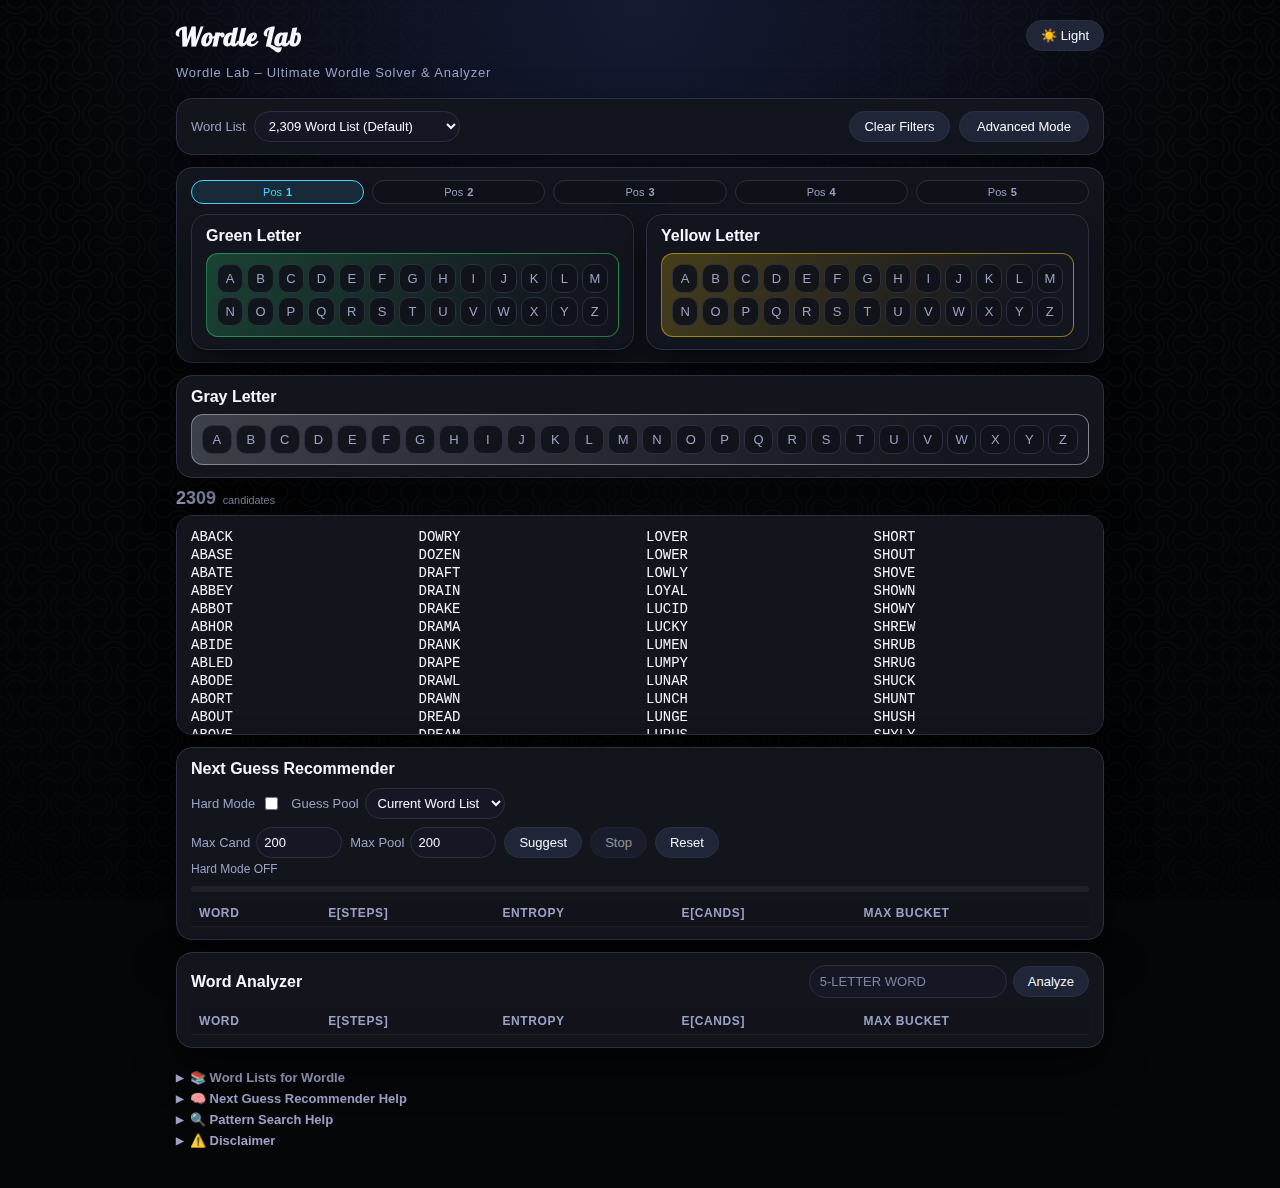
<file: index - all v2.html>
<!DOCTYPE html>
<html lang="en">
<head>
	<meta charset="utf-8">
	<meta name="viewport" content="width=device-width, initial-scale=1">
	<title>Wordle Lab – Ultimate Wordle Solver & Analyzer</title>
	<meta name="description" content="Wordle Lab is an ultimate Wordle solver and entropy-based analyzer with Basic and Advanced modes.">
	<meta name="keywords" content="Wordle, Wordle Lab, Wordle Solver, Wordle Helper, Wordle Analyzer, Wordle Strategy, Entropy, E[steps], E[cands], Max Bucket, Next Guess Recommender, Hard Mode, Basic Mode, Advanced Mode">
	<meta name="author" content="Jaehong Kim">
	<meta name="robots" content="index,follow,max-snippet:-1,max-image-preview:large,max-video-preview:-1">
	<meta name="theme-color" content="#0f1115">
	
	<!-- Open Graph (for Facebook, LinkedIn, etc.) -->
	<meta property="og:title" content="Wordle Lab – Ultimate Wordle Solver & Analyzer">
	<meta property="og:description" content="Wordle Lab is an ultimate Wordle solver and entropy-based analyzer with Basic and Advanced modes.">
	<meta property="og:url" content="https://wordlelab.com/">
	<meta property="og:type" content="website">
	<meta property="og:image" content="https://wordlelab.com/preview.png">
	
	<!-- Twitter Card -->
	<meta name="twitter:card" content="summary_large_image">
	<meta name="twitter:title" content="Wordle Lab – Ultimate Wordle Solver & Analyzer">
	<meta name="twitter:description" content="Wordle Lab is an ultimate Wordle solver and entropy-based analyzer with Basic and Advanced modes.">
	<meta name="twitter:image" content="https://wordlelab.com/preview.png">
	<meta name="twitter:site" content="@DrDrTwice">
	
	<!-- Canonical URL -->
	<link rel="canonical" href="https://wordlelab.com/">
	
	<!-- Favicons & PWA -->
	<link href="./apple-touch-icon.png" rel="apple-touch-icon" sizes="180x180">
	<link href="./favicon-32x32.png" rel="icon" sizes="32x32" type="image/png">
	<link href="./favicon-16x16.png" rel="icon" sizes="16x16" type="image/png">
	<link href="./site.webmanifest" rel="manifest">
	
	<!-- ===== Structured Data (JSON-LD) ===== -->
	<script type="application/ld+json">
	{
	  "@context": "https://schema.org",
	  "@type": "WebSite",
	  "name": "Wordle Lab",
	  "url": "https://wordlelab.com/",
	  "applicationCategory": "EducationalApplication",
	  "operatingSystem": "Web",
	  "description": "Wordle Lab is an ultimate Wordle solver and entropy-based analyzer with Basic and Advanced modes.",
	  "inLanguage": ["en"],
	  "keywords": [
	    "Wordle lab", "Wordle helper", "Wordle analyzer", "Wordle solver", "Wordle entropy", "E[steps]", "expected candidates", "Max Bucket", "Next Guess Recommender", "Hard Mode", "Basic Mode", "Advanced Mode"
	  ],
	  "author": { "@type": "Person", "name": "Jaehong Kim" }
	}
	</script>
	
<style>

/* =====================================
   Wordle Lab – Compact / Optimized CSS
   (Dark mode as base, Light overrides)
   ===================================== */

/* ========== Fonts ========== */
@font-face {
  font-family: "Lobster";
  src: url('./Lobster-Regular.ttf') format('truetype');
  font-weight: 400;
  font-style: normal;
}

/* ========== Design Tokens (Dark base) ========== */
:root{
  /* Core theme */
  --bg-main:#050608;
  --bg-card:rgba(20,22,30,0.96);
  --bg-card-soft:rgba(16,18,26,0.9);
  --bg-input:#151824;
  --border:#2a3040;
  --fg:#f6f7ff;
  --sub:#9aa1c5;
  --accent:#4dd0ff;
  --accent-soft:rgba(77,208,255,0.12);
  --danger:#ff6b81;
  --btn:#202538;
  --btnHover:#2b3250;
  --shadow:0 18px 40px rgba(0,0,0,0.55);
  --shadow-soft: 0 4px 14px rgba(0,0,0,0.15);
  --shadow-strong: 0 10px 28px rgba(0,0,0,0.22);
  --overlay:radial-gradient(circle at top,#151a33 0,rgba(5,6,8,0.7) 55%,rgba(3,4,6,0.88) 100%);
  --bg-bright:0.7;
  --bg-blur:0.4px;
  --font-main:-apple-system,BlinkMacSystemFont,"Segoe UI",Roboto,Helvetica,Arial,sans-serif;

  /* Toast palette (dark base) */
  --toast-fg: #f7f7f8;
  --toast-bg: #1f2330;
  --toast-border: rgba(255,255,255,.08);
  --toast-success: #2fbf71;
  --toast-error:   #ff4d5e;
  --toast-info:    #8ea0ff;
  --toast-warn:    #ffc857;

  /* Panel tint tokens (dark base, soft) */
  --tint-green-soft:  rgba(46, 204, 113, 0.08);
  --tint-yellow-soft: rgba(241, 196, 15,  0.08);
  --tint-gray-soft:   rgba(149, 165, 166, 0.10);
  --tint-inc-soft:    rgba(64, 156, 255,  0.08);
  --tint-exc-soft:    rgba(229, 65, 95,   0.08);

  --tint-green-border:  rgba(46, 204, 113, 0.35);
  --tint-yellow-border: rgba(241,196, 15,  0.35);
  --tint-gray-border:   rgba(149,165,166, 0.35);
  --tint-inc-border:    rgba(64, 156, 255,  0.35);
  --tint-exc-border:    rgba(229,65, 95,    0.35);
}

/* Light theme overrides */
body.light{
  --bg-main:#f5f6fb;
  --bg-card:rgba(255,255,255,0.96);
  --bg-card-soft:rgba(255,255,255,0.94);
  --bg-input:#f3f4fd;
  --border:#d5d8ea;
  --fg:#141624;
  --sub:#667099;
  --accent:#5c6ffb;
  --accent-soft:rgba(92,111,251,0.09);
  --danger:#e5415f;
  --btn:#e3e6fb;
  --btnHover:#d6daf8;
  --shadow:0 16px 32px rgba(15,17,25,0.16);
  --overlay:radial-gradient(circle at top,#ffffff 0,#f5f6fb 50%,#eef0fa 100%);
  --bg-bright:1.2;
  --bg-blur:0.7px;

  /* Toast (light) */
  --toast-fg: #1b1d22;
  --toast-bg: #ffffff;
  --toast-border: rgba(0,0,0,.10);
  --toast-success: #1d8f5b;
  --toast-error:   #c9303d;
  --toast-info:    #4a64e0;
  --toast-warn:    #d9a100;

  /* Panel tints slightly stronger in light */
  --tint-green-soft:  rgba(46, 204, 113, 0.12);
  --tint-yellow-soft: rgba(241,196, 15,  0.12);
  --tint-gray-soft:   rgba(149,165,166, 0.14);
  --tint-inc-soft:    rgba(64, 156, 255,  0.12);
  --tint-exc-soft:    rgba(229, 65, 95,   0.12);

  --tint-green-border:  rgba(46, 204, 113, 0.45);
  --tint-yellow-border: rgba(241,196, 15,  0.45);
  --tint-gray-border:   rgba(149,165,166, 0.45);
  --tint-inc-border:    rgba(64, 156, 255,  0.45);
  --tint-exc-border:    rgba(229,65, 95,    0.45);
}

/* Dark mode: stronger tints + glass effect for panels */
body:not(.light) {
  --tint-green-soft:  rgba(46, 204, 113, 0.25);
  --tint-yellow-soft: rgba(241, 196, 15,  0.23);
  --tint-gray-soft:   rgba(189, 195, 199, 0.25);
  --tint-inc-soft:    rgba(64, 156, 255,  0.23);
  --tint-exc-soft:    rgba(231, 76, 60,   0.23);

  --tint-green-border:  rgba(46, 204, 113, 0.55);
  --tint-yellow-border: rgba(241, 196, 15,  0.55);
  --tint-gray-border:   rgba(189, 195, 199, 0.55);
  --tint-inc-border:    rgba(64, 156, 255,  0.60);
  --tint-exc-border:    rgba(231, 76, 60,   0.60);
}

/* ========== Reset & Base ========== */
*,*::before,*::after{box-sizing:border-box}
html,body{
  margin:0;
  padding:0;
}
body{
  min-height:100vh;
  font-family:var(--font-main);
  background:var(--bg-main);
  color:var(--fg);
}

/* ========== Background Images & Overlay ========== */
/* Dark mode image */
body::before{
  content:"";
  position:fixed;
  inset:0;
  background:url('./double-bubble-dark.png') center/460px repeat;
  filter:brightness(var(--bg-bright)) saturate(1) blur(var(--bg-blur));
  z-index:-2;
  pointer-events:none;
  will-change:transform;
}
/* Light mode image */
body.light::before{
  content:"";
  position:fixed;
  inset:0;
  background:url('./symphony.png') center/420px repeat;
  filter:brightness(1.3) saturate(1.05) blur(0.7px);
  z-index:-2;
  pointer-events:none;
  will-change:transform;
}
/* Overlay */
body::after{
  content:"";
  position:fixed;
  inset:0;
  background:var(--overlay);
  z-index:-1;
  pointer-events:none;
}

/* ========== Layout ========== */
.wrap{
  max-width:960px;
  margin:0 auto;
  padding:20px 16px 40px;
}

/* Header */
.header-row{
  display:flex;
  align-items:flex-start;
  justify-content:space-between;
  gap:12px;
  margin-bottom:14px;
}
h1{
  margin:0;
  font-size:26px;
  letter-spacing:0.03em;
}
h1 .tag{
  display:inline-block;
  margin-top:4px;
  font-size:13px;
  font-weight:400;
  color:var(--sub);
}
.brand{
  font-family:"Lobster", cursive;
}

/* ========== Cards, Rows, Lists ========== */
.card{
  background:var(--bg-card);
  border-radius:16px;
  border:1px solid var(--border);
  box-shadow:var(--shadow);
  padding:12px 14px;
  backdrop-filter:blur(18px);
  /* transition: background-color 0.5s ease-in-out, transform 0.5s ease-in-out; Transition for background and transform */
}
.row{
  display:flex;
  gap:12px;
  flex-wrap:wrap;
}
.list{
  max-height:220px;
  overflow:auto;
}

/* ================================
   Page-turn style panel animation
   ================================ */

@keyframes tabPanelSwipeRight {
  0% {
    transform: translateX(20px) rotateY(-7deg);
    opacity: 0.0;
    box-shadow: 0 0 0 rgba(0,0,0,0);
  }
  55% {
    transform: translateX(0) rotateY(0deg);
    opacity: 1;
    box-shadow: var(--shadow-strong);
  }
  100% {
    transform: translateX(0) rotateY(0deg);
    opacity: 1;
    box-shadow: var(--shadow-soft);
  }
}

@keyframes tabPanelSwipeLeft {
  0% {
    transform: translateX(-20px) rotateY(7deg);
    opacity: 0.0;
    box-shadow: 0 0 0 rgba(0,0,0,0);
  }
  55% {
    transform: translateX(0) rotateY(0deg);
    opacity: 1;
    box-shadow: var(--shadow-strong);
  }
  100% {
    transform: translateX(0) rotateY(0deg);
    opacity: 1;
    box-shadow: var(--shadow-soft);
  }
}

.tab-swipe-right {
  animation: tabPanelSwipeRight 0.23s cubic-bezier(.25, .9, .3, 1.1);
  transform-origin: 100% 50%; /* like turning from the right edge */
}

.tab-swipe-left {
  animation: tabPanelSwipeLeft 0.23s cubic-bezier(.25, .9, .3, 1.1);
  transform-origin: 0% 50%;   /* like turning from the left edge */
}

/* Stronger but elegant animation when switching Pos tabs 
@keyframes tabPanelFlash {
  0% {
    transform: scale(0.96) translateY(4px);
    opacity: 0.65;
    box-shadow: 0 0 0 rgba(0, 0, 0, 0);
  }
  60% {
    transform: scale(1.02) translateY(-1px);
    opacity: 1;
    box-shadow: var(--shadow-strong);
  }
  100% {
    transform: scale(1.0) translateY(0);
    opacity: 1;
    box-shadow: var(--shadow-soft); 
  }
} */

/* Apply the animation 
.tab-flash {
  animation: tabPanelFlash 0.22s cubic-bezier(.23,1.15,.32,1);
} */

/* ========== Buttons ========== */
.btn{
  background:var(--btn);
  border:1px solid var(--border);
  color:var(--fg);
  border-radius:999px;
  padding:7px 14px;
  font-size:13px;
  cursor:pointer;
  display:inline-flex;
  align-items:center;
  gap:6px;
  transition:
    background .15s ease,
    border-color .15s ease,
    transform .05s ease,
    box-shadow .15s ease;
}
.btn:hover{
  background:var(--btnHover);
  box-shadow:0 0 0 1px rgba(255,255,255,0.06);
  transform: translateY(1px);
}
.btn:active{
  transform:scale(.97);
  transform: translateY(3px);
}
.btn[disabled]{
  opacity:.55;
  cursor:not-allowed;
}

/* Theme / mode toggle buttons */
#modeToggle,
#modeSwitch{
  white-space:nowrap;
}

#filterModeToggle {
  width: 130px;
  min-width: 130px;
  /* display: flex;               flex container */
  align-items: center;         /* vertical center */
  justify-content: center;     /* horizontal center */
  text-align: center;
}

/* ========== Top Controls (word list / clear / mode toggle) ========== */
.bar{
  display:flex;
  align-items:center;
  gap:10px;
  flex-wrap:wrap;
}
.top-controls{
  justify-content:space-between;
}
.top-controls-left{
  display:flex;
  flex-wrap:wrap;
  gap:8px;
  align-items:center;
}
.top-controls-left label{
  font-size:13px;
  color:var(--sub);
  display:flex;
  align-items:center;
  gap:6px;
}
.top-controls-right{
  margin-left:auto;
}

/* Selects */
.bar select{
  padding:6px 10px;
  border-radius:999px;
  border:1px solid var(--border);
  background:var(--bg-input);
  color:var(--fg);
  font-size:13px;
}

/* Search input (Advanced mode / Pattern Search) */
.search{
  flex:1 1 200px;
}
.search input{
  width:100%;
  padding:8px 10px; 
  border-radius:999px;
  border:1px solid var(--border);
  background:var(--bg-input);
  color:var(--fg);
  font-size:13px;
}
.search input::placeholder{
  color:var(--sub);
  opacity:.8;
}

/* Analyze input */
#analyzeInput{
  min-width:120px;
  padding:8px 10px;
  border-radius:999px;
  border:1px solid var(--border);
  background:var(--bg-input);
  color:var(--fg);
  font-size:13px;
}
#analyzeInput::placeholder{
  color:var(--sub);
  opacity:.8;
}

/* ========== Letter Keyboards ========== */
/* Generic grid (Global / Position / Green / Yellow / Gray etc.) */
.grid{
  display:grid;
  grid-template-columns:repeat(13,minmax(0,1fr));
  gap:4px;
}

/* Gray Letter-only grid (bottom of Basic mode) */
.graygrid{
  display:grid;
  grid-template-columns:repeat(13,minmax(0,1fr));
  gap:4px;
}

/* Desktop: make Gray row 1×26 so buttons don’t look huge */
@media (min-width: 622px){
  .graygrid{
    grid-template-columns:repeat(26,1fr);
  }
}

/* Default key style */
.k{
  border-radius:10px;
  border:1px solid var(--border);
  padding:6px 0;
  text-align:center;
  font-size:13px;
  cursor:pointer;
  user-select:none;
  background:var(--bg-card-soft);
  color:var(--sub);
  transition:
    background .12s ease,
    border-color .12s ease,
    color .12s ease,
    transform .05s ease;
}
.k:hover{transform:translateY(-1px)}

/* Include / Exclude (Advanced mode) */
.k.inc{
  background:var(--accent-soft);
  border-color:var(--accent);
  color:var(--accent);
}
.k.exc{
  background:rgba(229,65,95,0.07);
  border-color:var(--danger);
  color:var(--danger);
}

/* Lock status during calculation */
.grid.locked .k,
.graygrid.locked .k{
  pointer-events:none;
  opacity:0.45;
}

/* ========== Easy Mode key colors (Green / Yellow / Gray) ========== */
/* Green: correct letter at this position */
#greenKeys .k.inc{
  background:rgba(46,204,113,0.18);
  border-color:#2ecc71;
  color:#2ecc71;
}
/* Yellow: present but not at this position */
#yellowKeys .k.exc{
  background:rgba(241,196,15,0.18);
  border-color:#f1c40f;
  color:#f1c40f;
}
/* Gray: not in the word at all (Global Exclude) */
#grayKeys .k.exc{
  background:rgba(149,165,166,0.2);
  border-color:#95a5a6;
  color:#95a5a6;
}

/* Extra Gray for dedicated gray grid (kept for clarity) */
.graygrid .k.exc{
  background:rgba(149,165,166,0.2);
  border-color:#95a5a6;
  color:#95a5a6;
}
.graygrid.locked .k{
  pointer-events:none;
  opacity:0.45;
}

/* ========== Tabs (Pos 1–5) ========== */
.tabs{
  display:grid;
  grid-template-columns:repeat(5,1fr);
  gap:8px;
}
.tab{
  border-radius:999px;
  border:1px solid var(--border);
  background:var(--bg-card-soft);
  color:var(--sub);
  padding:5px 10px;
  font-size:11px;
  cursor:pointer;
  display:inline-flex;
  align-items:center;
  justify-content:center;
  gap:4px;
}
.tab .num{font-weight:600}
.tab.active{
  background:var(--accent-soft);
  border-color:var(--accent);
  color:var(--accent);
}
@media(max-width:340px){
  .tab .label{display:none}
}

/* ========== Counter & Word list ========== */
.counter{
  margin-top:10px;
  font-size:13px;
  color:var(--sub);
}
.counter span{
  font-weight:600;
  font-size:18px;
  margin-right:3px;
}

/* Candidate word list */
#words{
  list-style:none;
  margin:0;
  padding:0;
  columns:4 110px;
  column-gap:12px;
  font-family:"SF Mono","Roboto Mono",ui-monospace,Menlo,Monaco,monospace;
  font-size:14px;  /* 13 */
}
#words li{
  break-inside:avoid;
  padding:1px 0;
}

/* ========== Recommender controls ========== */
.ctl{
  display:flex;
  gap:10px;
  flex-wrap:wrap;
  align-items:center;
}
.ctl label{
  font-size:13px;
  color:var(--sub);
  display:flex;
  gap:6px;
  align-items:center;
}
.ctl input[type="checkbox"]{
  accent-color:var(--accent);
}
.ctl select{
  padding:6px 8px;
  border-radius:999px;
  border:1px solid var(--border);
  background:var(--bg-input);
  color:var(--fg);
  font-size:13px;
}

/* Cands Thr / Pool Thr + Suggest / Stop / Reset */
.button-container{
  display:flex;
  flex-wrap:wrap;
  gap:8px;
  align-items:center;
  margin-top:8px;
}
.button-container label{
  font-size:13px;
  color:var(--sub);
  display:flex;
  align-items:center;
  gap:6px;
}
.button-container input[type="number"]{
  width:86px;
  padding:7px; /* 6px */
  border-radius:999px;
  border:1px solid var(--border);
  background:var(--bg-input);
  color:var(--fg);
  font-size:13px;
}
.button-container .btn{
  padding-inline:14px;
  flex:0 0 auto;
}
#space-1{
  display:none;
  flex-basis:0;
}

/* ========== Progress bar ========== */
.progress{
  position:relative;
  height:6px;
  border-radius:999px;
  background:rgba(255,255,255,0.06);
  overflow:hidden;
}
.progress .barin{
  position:absolute;
  inset:0;
  width:0%;
  border-radius:inherit;
  background:linear-gradient(90deg,var(--accent),#7cf3ff);
  transition:width .12s linear;
}

/* ========== Tables ========== */
table{
  width:100%;
  border-collapse:collapse;
  font-size:13px;
}
th,td{
  padding:6px 8px;
  text-align:left;
  border-bottom:1px solid rgba(255,255,255,0.06);
}
th{
  font-size:12px;
  text-transform:uppercase;
  letter-spacing:0.05em;
  color:var(--sub);
  background:rgba(0,0,0,0.1);
}
body.light th{
  background:rgba(0,0,0,0.02);
}
td{color:var(--fg)}
td.mono{
  font-family:"SF Mono","Roboto Mono",ui-monospace,Menlo,Monaco,monospace;
}

/* Sortable headers */
th#sort-steps,
th#sort-entropy,
th#sort-cands,
th#sort-bucket{
  cursor:pointer;
}
th#sort-steps:focus,
th#sort-entropy:focus,
th#sort-cands:focus,
th#sort-bucket:focus{
  outline:2px solid var(--accent);
  outline-offset:2px;
}

/* ========== Help / Toggle sections ========== */
.help{
  margin-top:16px;
  font-size:13px;
  color:var(--sub);
}
.help ul{
  margin:6px 0 0;
  padding-left:18px;
}
.help li{margin-bottom:4px;}

.toggle-header{
  display:inline-block;
  margin-top:6px;
  cursor:pointer;
  user-select:none;
}
.toggle-header::before{
  content:"▶";
  display:inline-block;
  margin-right:6px;
  font-size:10px;
  transform:translateY(-1px);
}
.toggle-header.open::before{
  content:"▼";
}
.toggle-content{
  display:none;
  margin-top:4px;
}

/* Hints */
.hint{
  font-size:12px;
  color:var(--sub);
}

/* ========== Toasts ========== */
/* Container */
#toastContainer{
  position:fixed;
  left:50%;
  bottom:16px;
  transform:translateX(-50%);
  display:flex;
  flex-direction:column-reverse; /* newest on top visually */
  gap:8px;
  z-index:99999;
  pointer-events:none;
}

/* Each toast */
.toast{
  pointer-events:auto;
  min-width:220px;
  max-width:min(92vw,520px);
  padding:10px 12px;
  border-radius:10px;
  box-shadow:0 6px 18px rgba(0,0,0,.18);
  opacity:0;
  transform:translateY(8px);
  transition:opacity .22s ease, transform .22s ease;
  font-size:14px;
  line-height:1.25;

  background:var(--toast-bg);
  color:var(--toast-fg);
  border:1px solid var(--toast-border);
}
.toast.show{
  opacity:1;
  transform:translateY(0);
}
.toast.hide{
  opacity:0;
  transform:translateY(8px);
}

/* Legacy per-type palettes (borders) – kept for compatibility */
body.light .toast.info  { border-color:#cdd9ff; }
body.light .toast.warn  { border-color:#ffe0a6; }
body.light .toast.ok    { border-color:#bfe8c9; }
body:not(.light) .toast.info { border-color:#2f3b5c; }
body:not(.light) .toast.warn { border-color:#5a3d12; }
body:not(.light) .toast.ok   { border-color:#1f4e31; }

/* Type accents via variables */
.toast.success{ color:var(--toast-success); }
.toast.error  { color:var(--toast-error); }
.toast.info   { color:var(--toast-info); }
.toast.warn   { color:var(--toast-warn); }

/* ========== Tinted Panels (Basic & Advanced) ========== */
/* BASIC: Green / Yellow / Gray panels */
#greenKeys{
  background:
    linear-gradient(135deg,var(--tint-green-soft),transparent 70%),
    var(--bg-card);
  border:1px solid var(--tint-green-border);
  border-radius:12px;
  padding:10px;
}
#yellowKeys{
  background:
    linear-gradient(135deg,var(--tint-yellow-soft),transparent 70%),
    var(--bg-card);
  border:1px solid var(--tint-yellow-border);
  border-radius:12px;
  padding:10px;
}
#grayKeys, .graygrid{
  background:
    linear-gradient(135deg,var(--tint-gray-soft),transparent 70%),
    var(--bg-card);
  border:1px solid var(--tint-gray-border);
  border-radius:12px;
  padding:10px;
}

/* ADVANCED: Global / Position Include / Exclude */
#gInc, #pInc{
  background:
    linear-gradient(135deg,var(--tint-inc-soft),transparent 70%),
    var(--bg-card);
  border:1px solid var(--tint-inc-border);
  border-radius:12px;
  padding:10px;
}
#gExc, #pExc{
  background:
    linear-gradient(135deg,var(--tint-exc-soft),transparent 70%),
    var(--bg-card);
  border:1px solid var(--tint-exc-border);
  border-radius:12px;
  padding:10px;
}

/* Dark mode: add extra glass / brightness */
body:not(.light) #greenKeys,
body:not(.light) #yellowKeys,
body:not(.light) #grayKeys,
body:not(.light) .graygrid,
body:not(.light) #gInc,
body:not(.light) #pInc,
body:not(.light) #gExc,
body:not(.light) #pExc{
  backdrop-filter:blur(20px) brightness(1.1);
}

/* Dark mode gradients slightly angled */
body:not(.light) #greenKeys{
  background:
    linear-gradient(120deg,var(--tint-green-soft) 0%,transparent 85%),
    var(--bg-card);
}
body:not(.light) #yellowKeys{
  background:
    linear-gradient(120deg,var(--tint-yellow-soft) 0%,transparent 85%),
    var(--bg-card);
}
body:not(.light) #grayKeys,
body:not(.light) .graygrid{
  background:
    linear-gradient(120deg,var(--tint-gray-soft) 0%,transparent 85%),
    var(--bg-card);
}
body:not(.light) #gInc,
body:not(.light) #pInc{
  background:
    linear-gradient(120deg,var(--tint-inc-soft) 0%,transparent 85%),
    var(--bg-card);
}
body:not(.light) #gExc,
body:not(.light) #pExc{
  background:
    linear-gradient(120deg,var(--tint-exc-soft) 0%,transparent 85%),
    var(--bg-card);
}

/* Keep buttons readable on tinted panels */
#greenKeys .k,
#yellowKeys .k,
#grayKeys .k,
.graygrid .k,
#gInc .k, #pInc .k,
#gExc .k, #pExc .k{
  background:var(--bg-card-soft);
}
#greenKeys .k:hover,
#yellowKeys .k:hover,
#grayKeys .k:hover,
.graygrid .k:hover,
#gInc .k:hover, #pInc .k:hover,
#gExc .k:hover, #pExc .k:hover{
  filter:brightness(1.05);
}

/* When locked, keep panel tone; only keys fade */
#gInc.locked, #pInc.locked,
#gExc.locked, #pExc.locked,
#greenKeys.locked, #yellowKeys.locked,
#grayKeys.locked, .graygrid.locked{
  opacity:1;
}

/* ========== Responsive Tweaks ========== */
@media(max-width:900px){
  #words{columns:3 110px}
}
@media(max-width:720px){
  body::before{
    filter:brightness(calc(var(--bg-bright) + 0.1)) saturate(1) blur(0.6px);
  }
  body.light::before{
    filter:brightness(1.35) saturate(1.1) blur(0.55px);
  }
  .wrap{padding-inline:10px}
  .header-row{
    flex-direction:column;
    align-items:flex-start;
  }
  #words{columns:2 110px}
}

/* Mobile: Cands/Pool one row, buttons one row */
@media(max-width:600px){
  .button-container label{
    flex:1 1 calc(50% - 6px);
  }
  #space-1{
    display:block;
    flex-basis:100%;
    height:0;
  }
  .button-container .btn{
    flex:1 1 calc(33.3% - 6px);
    justify-content:center;
  }

  .top-controls{
    flex-direction:column;
    align-items:stretch;
  }
  .top-controls-left{
    width:100%;
    justify-content:flex-start;
  }
  .top-controls-right{
    width:100%;
    display:flex;
    justify-content:flex-end;
  }
}

</style>

</head>

<body>
<div class="wrap">

<!-- Header -->
<div class="header-row">
	<h1>
		<span class="brand">
		Wordle Lab
		</span>
		<br>
		<span class="tag">
			Wordle Lab – Ultimate Wordle Solver &amp; Analyzer
		</span>
	</h1>
	<button class="btn" id="modeToggle" title="Toggle Dark/Light">
		☀️ Light
	</button>
</div>

<!-- Top controls -->
<div class="card" style="margin-bottom:12px">
	<div class="bar top-controls">
		<div class="top-controls-left">
			<label for="wordListSelect">
				Word List
			</label>
			<select id="wordListSelect">
				<option value="wl2309">2,309 Word List (Default)</option>
				<option value="wl3200">3,200 Extended Word List</option>
				<option value="wl14855">14,855 Guessable Word List</option> 
				<option value="custom">Custom List (Upload CSV)</option>
			</select>
			<input id="fileInput" type="file" accept=".txt,.csv" style="display:none">
		</div>
		<div class="top-controls-right">
			<button class="btn" id="clearAll" style="margin-right:5px">Clear Filters</button>
			<button id="filterModeToggle" class="btn">Advanced Mode</button>
		</div>
	</div>
</div>

<!--
<div class="card" style="margin-bottom:12px">
	<div class="bar">
		<label for="wordListSelect" style="font-size:13px; color:var(--sub); margin-right:6px;">
			Select Word List
		</label>
		<select id="wordListSelect">
			<option value="wl2309">2309 Word List (Default)</option>
			<option value="wl3200">3200 Extended Word List</option>

			<option value="custom">Custom Word List (Upload CSV…)</option>
		</select>
		<input id="fileInput" type="file" accept=".txt,.csv" style="display:none">
		<button class="btn" id="clearAll">
			Clear Filters
		</button>
		<button id="filterModeToggle" class="btn" title="Toggle Basic/Advanced" >
			Basic Mode
		</button>
	</div>
</div>
-->

<!-- Basic Mode -->
<div id="basicPanel" >
	<div class="card" style="margin-top:12px">
		<div class="tabs" id="basicTabs">
		</div>
		<div class="row" style="margin-top:10px">
			<div class="card" id="basicPosCardGreen" style="flex:1;min-width:280px">
				<div style="margin-bottom:8px">
					<strong>Green Letter</strong>
				</div>
				<div class="grid" id="greenKeys">
				</div>
			</div>
			<div class="card" id="basicPosCardYellow" style="flex:1;min-width:280px">
				<div style="margin-bottom:8px">
					<strong>Yellow Letter</strong>
				</div>
				<div class="grid" id="yellowKeys">
				</div>
			</div>
		</div>
	</div>
	<div class="card" style="margin-top:12px">
		<div style="margin-bottom:8px">
			<strong>Gray Letter</strong>
		</div>
		<div class="graygrid" id="grayKeys" ></div>
	</div>
</div>

<!-- Advanced Mode -->
<div id="advPanel" style="display:none">
	<div class="row" style="margin-top:12px">
		<div class="card" style="flex:1;min-width:320px">
			<div style="margin-bottom:8px">
				<strong>Global Include</strong>
			</div>
			<div class="grid" id="gInc">
			</div>
		</div>
		<div class="card" style="flex:1;min-width:320px">
			<div style="margin-bottom:8px">
				<strong>Global Exclude</strong>
			</div>
			<div class="grid" id="gExc">
			</div>
		</div>
	</div>
	<!-- Position include/exclude -->
	<div class="card" style="margin-top:12px">
		<div class="tabs" id="advTabs">
		</div>
		<div class="row" style="margin-top:10px">
			<div class="card" id="advPosCardInc" style="flex:1;min-width:280px">
				<div style="margin-bottom:8px">
					<strong>Position Include</strong>
				</div>
				<div class="grid" id="pInc">
				</div>
			</div>
			<div class="card" id="advPosCardExc" style="flex:1;min-width:280px">
				<div style="margin-bottom:8px">
					<strong>Position Exclude</strong>
				</div>
				<div class="grid" id="pExc">
				</div>
			</div>
		</div>
	</div>
	<!-- Search -->
	<div class="card" style="margin-top:12px">
		<div class="bar">
			<div style="margin-bottom:8px">
				<strong title="Use ?, *, [AEIOU], &amp; for pattern matching">Pattern Search</strong>
			</div>
			<div class="search">
				<input id="searchBox" placeholder="Search (see help below)" style="text-transform:uppercase;">
			</div>
		</div>
	</div>
</div>

<!-- Counter -->
<div class="counter">
	<span id="count">
		0
	</span>
	<small>candidates</small>
</div>

<!-- List -->
<div class="card list" style="margin-top:6px">
	<ul id="words">
	</ul>
</div>

<!-- Recommender -->
<div class="card" style="margin-top:12px">
	<div class="bar" style="justify-content:space-between">
		<div>
			<strong>Next Guess Recommender</strong>
			<span class="tag">
				<!-- (Entropy-based) -->
			</span>
		</div>
	</div>
	<!-- Controls: row 1 -->
	<div class="ctl" style="margin-top:10px">
		<label title="Enforce feedback consistency (Wordle Hard Mode rules)">
			Hard Mode
			<input id="hardMode" type="checkbox">
			</input>
		</label>
		<label title="Guess pool used when Hard Mode is OFF">
			Guess Pool
			<select id="poolSelect">
				<option selected="" value="current">
					Current Word List
				</option>
				<option value="2309">
					2,309 Word List
				</option>
				<option value="3200">
					3,200 Word List
				</option>
				<option value="14855">
					14,855 Word List
				</option>
			</select>
		</label>
	</div>
	<!-- Controls: row 2 -->
	<div class="button-container">
		<label id="candsLabel" title="Cap the number of candidate guesses from the main candidate list">
			Max Cand
			<input id="maxCand" min="1" type="number" value="200">
		</label>
		<label id="poolLabel" title="Cap the number of external guesses from the extended pool (applies only when Hard Mode is OFF)">
			Max Pool
			<input id="maxPool" min="0" type="number" value="200">
		</label>
		<button id="suggestNext" class="btn">
			Suggest
		</button>
		<button id="stopBtn" class="btn">
			Stop
		</button>
		<button id="resetSuggest" class="btn">
			Reset
		</button>
	</div>
	<div class="hint" id="modeNote" style="margin-top:4px">
		Hint
	</div>
	<!-- Progress + status -->
	<div class="progress" style="margin-top:10px">
		<div class="barin" id="pbar">
		</div>
	</div>
	<div class="hint" id="suggestStatus" style="margin-top:8px">
	</div>
	<!-- Table -->
	<div style="overflow:auto;margin-top:8px">
		<table>
			<thead>
				<tr>
					<th>
						Word
					</th>
					<th id="sort-steps" role="button" tabindex="0" title="Click to show the Top 10 by E[steps] (the smaller, the better)">
						E[steps]
					</th>
					<th id="sort-entropy" role="button" tabindex="0" title="Click to show the Top 10 by Entropy (the bigger, the better)">
						Entropy
					</th>
					<th id="sort-cands" role="button" tabindex="0" title="Click to show the Top 10 by E[cands] (the smaller, the better)">
						E[cands]
					</th>
					<th id="sort-bucket" role="button" tabindex="0" title="Click to show the Top 10 by Max Bucket (the smaller, the better)">
						Max Bucket
					</th>
				</tr>
			</thead>
			<tbody id="suggestTable">
			</tbody>
		</table>
	</div>
</div>


<!-- Analyze Word -->
<div class="card" id="analyzeCard" style="margin-top:12px">
	<div class="bar" style="justify-content:space-between; gap:8px;">
		<div>
			<strong>Word Analyzer</strong>
			<span class="tag">
				<!-- (w.r.t. current candidate list) -->
			</span>
		</div>
		<div class="bar" style="gap:6px;">
			<input id="analyzeInput" maxlength="5" placeholder="5-letter word" style="text-transform:uppercase;">
			<button class="btn" id="analyzeBtn">
				Analyze
			</button>
		</div>
	</div>
		<div style="overflow:auto;margin-top:10px">
			<table>
				<thead>
					<tr>
						<th>
							Word
						</th>
						<th>
							E[steps]
						</th>
						<th>
							Entropy
						</th>
						<th>
							E[cands]
						</th>
						<th>
							Max Bucket
						</th>
					</tr>
				</thead>
				<tbody id="analyzeTable">
				</tbody>
			</table>
		</div>
</div>


<!-- Help -->
<div class="help">
	<!-- Word Lists for Wordle -->
	<strong id="wordListsToggle" class="toggle-header">📚 Word Lists for Wordle</strong>
	<div id="wordListsContent" class="toggle-content">
		<p>Here are three commonly referenced word lists associated with the game Wordle: the “2,309”, “3,200”, and “14,855” word lists. None of these lists have been officially confirmed as the definitive answer sets by the creators of Wordle.</p>
		<ul>
			<li>
				<strong>2,309 Word List</strong>: <p>Many players report seeing answers from this 2,309‑word list, though there are exceptions.</p>
			</li>
			<li>
				<strong>3,200 Word List</strong>: <p>The 3,200‑word list is often used as a broader “answers” list in community tools.</p>
			</li>
			<li>
				<strong>14,855 Word List</strong>: <p>This much larger list, containing 14,855 words, is believed to reflect the broader vocabulary of words accepted by the game as guesses (rather than necessarily as answers).</p>
			</li>
		</ul>
		<p>Each of these lists plays a different role: the 2,309 list as a common answers reference, the 3,200 list for extended answer coverage, and the 14,855 list for comprehensive guess vocabulary.</p>
	</div>
	<br>
	<!-- Next-Guess Recommender Help -->
	<strong id="recommenderToggle" class="toggle-header">🧠 Next Guess Recommender Help</strong>
	<div id="recommenderContent" class="toggle-content">
		<ul>
			<li style="margin-top: 15px;">
				<strong>Next Guess Recommender</strong>: This tool uses an <strong>entropy-based</strong> approach to narrow down the list of candidate guesses. Initially, it ranks words based on their <strong>entropy</strong>, which measures the uncertainty or information content of the words. After narrowing down the candidates using entropy, other factors such as <strong>E[steps]</strong>, <strong>E[cands]</strong>, and <strong>max bucket</strong> are used to further refine the recommendations.
			</li>
			<li style="margin-top: 15px;">
				<strong>ENTROPY</strong>: A measure of uncertainty, where higher values indicate words with more potential for narrowing down the solution space. Entropy values represent how "informative" a word is when used as a guess. The bigger, the better.
			</li>
			<li>
				<strong>E[STEPS]</strong>: An estimate of the number of steps required to guess the target word, given the current pool of candidate words. This is an approximation and may not always be 100% accurate. The smaller, the better.
			</li>
			<li>
				<strong>E[CANDS]</strong>: The expected number of candidates remaining after a guess, based on the current word pool. This metric helps assess how effective a guess is in reducing the search space. The smaller, the better.
			</li>
			<li>
				<strong>MAX BUCKET</strong>: The size of the largest group of words that would result from guessing a particular word, given the current state of the game. This value helps identify words that will divide the remaining possibilities evenly. The smaller, the better.
			</li>
			<li style="margin-top: 15px;">
				<strong>Hard Mode ON</strong>: Guesses are made only from the top-ranked (Max Cand) candidates based on entropy.
			</li>
			<li>
				<strong>Hard Mode OFF</strong>: Guesses are made from both the top-ranked (Max Cand) candidates and top-ranked (Max Pool) words from the external pool, based on entropy.
			</li>
			<li style="margin-top: 15px;">
				<strong>Max Cand (Max Candidates)</strong>: The maximum number of top-ranked candidate guesses from the main candidate list, selected based on entropy, used for the recommendation.
			</li>
			<li>
				<strong>Max Pool (Max Guess Pool)</strong>: The maximum number of top-ranked external pool guesses, selected based on entropy, used for the recommendation (only applies when Hard Mode is OFF).
			</li>
		</ul>
	</div>
	<br>
	<!-- Search Help -->
	<strong id="searchHelpToggle" class="toggle-header">🔍 Pattern Search Help</strong>
	<div id="searchHelpContent" class="toggle-content">
		<ul>
			<li style="margin-top: 15px;">
				<strong>?</strong>: Exactly one letter (e.g.,<code>A?E</code>&rarr;<em>ACE, APE, ARE</em>)
			</li>
			<li>
				<strong>*</strong>: Zero or more letters (e.g.,<code>E*E</code>&rarr;<em>AGREE, EAGLE, EERIE</em>)
			</li>
			<li>
				<strong>[AEIOU]</strong>: Any one listed; <strong>[^AEIOU]</strong>: Not these (e.g.,<code>[^AEIOU]ATE</code>&rarr;<em>SLATE, CRATE</em>)
			</li>
			<li>
				<strong>&amp;</strong>: AND; <strong>|</strong>: OR (AND has higher precedence)
			</li>
			<li>
				<strong>( )</strong>: Group terms (e.g.,<code>(ING &amp; R) | (A?E &amp; N)</code>)
			</li>
		</ul>
	</div>
	<br>
	<!-- ⚠️ Disclaimer -->
	<strong id="disclaimerToggle" class="toggle-header">⚠️ Disclaimer</strong>
	<div id="disclaimerContent" class="toggle-content">
		<p>This tool is an independent, unofficial helper for the game <strong>Wordle</strong>. It is provided for educational and entertainment purposes only.</p>
		<p>All word lists, recommendations, and computed results are provided <strong>“as is”</strong> with <strong>no guarantees of accuracy or completeness</strong>. Actual Wordle answers may differ from the words shown or suggested here.</p>
		<p><strong>Wordle</strong> is a trademark of <strong>The New York Times Company</strong>. This site is <strong>not affiliated with, endorsed by, or associated with The New York Times or Wordle</strong>.</p>
	</div>
	<br>
</div>

</div>

<script>

/* ===== Utilities & State ===== */
const byId=id=>document.getElementById(id);
const ALPHA=Array.from({length:26},(_,i)=>String.fromCharCode(65+i));
const state={
	all:[], filtered:[], search:'',
	searchTester:null,
	globalInclude:new Set(), globalExclude:new Set(),
	pos:Array.from({length:5},()=>({include:new Set(),exclude:new Set()})),
	activePos:0,
	base2309:[], base3200:[], base14855:[],
	cancel:false
};


/* ===== Theme ===== */
(function(){
	const s=localStorage.getItem('wf-theme');
	if(s==='light')document.body.classList.add('light');
	updateThemeBtn(); byId('modeToggle').onclick=toggleTheme;
})();
function toggleTheme(){
	document.body.classList.toggle('light');
	localStorage.setItem('wf-theme',document.body.classList.contains('light')?'light':'dark');
	updateThemeBtn();
}
function updateThemeBtn(){
	byId('modeToggle').textContent=document.body.classList.contains('light')?'🌙 Dark':'☀️ Light';
}

/* ===== CSV parsing & loading ===== */
function parseWordsFromCsvText(t){
	const lines=t.split(/\r?\n/);const words=[];const seen=new Set();
	for(const raw of lines){
		const line=raw.trim();
		if(!line) continue;
		const cells=line.split(/,|\s+/);
		for(let c of cells){
			c=(c||'').trim().toLowerCase();
			if(/^[a-z]{5}$/.test(c)&&!seen.has(c)){
				seen.add(c);
				words.push(c);
			}
		}
	}
	return words;
}
async function fetchCsv(name){
	const res=await fetch(`./${name}`,{cache:'no-store'});
	if(!res.ok) throw new Error('fetch failed: '+name);
	return parseWordsFromCsvText(await res.text());
}
async function loadCsvFile(name){
	try{
		lockUI(true);
		const words=await fetchCsv(name);
		loadWordsFromArray(words);
	} catch(e) {
		alert('Error loading '+name+': '+e.message);
	}
	finally{
		lockUI(false);
	}
}

let currentMode = 'basic'; 

// === Basic / Advanced filter mode toggle ===
function setFilterMode(mode) {
	const advPanel  = byId('advPanel');   // Advanced-mode container
	const basicPanel = byId('basicPanel');  // Basic-mode container
	const btn       = byId('filterModeToggle');
	if (!advPanel || !basicPanel || !btn) return;
	// Show warning toast when switching to Basic Mode
	if (currentMode === 'adv' && mode === 'basic') {
		showToast("Some advanced filters may not be reflected in Basic Mode.", "warn");
		// showToast("Switching to Basic Mode may hide some advanced filters.", "warn");
	}
	if (mode === 'adv') {
		// Show Advanced panel, hide Basic panel
		advPanel.style.display  = '';
		basicPanel.style.display = 'none';
		btn.textContent = 'Basic Mode';
		btn.title       = 'Click to switch to Basic Mode';
	} else {
		// Default: Basic mode
		advPanel.style.display  = 'none';
		basicPanel.style.display = '';
		btn.textContent = 'Advanced Mode';
		btn.title       = 'Click to switch to Advanced Mode';
	}
	currentMode = mode;
	// Optional: remember in localStorage
	// localStorage.setItem('wf-filter-mode', mode);
}

function initFilterModeToggle() {
	const btn = byId('filterModeToggle');
	if (!btn) return;
	// Initial mode: Basic (you can change to 'adv' if you want)
	setFilterMode('basic');
	btn.addEventListener('click', () => {
		const advPanel = byId('advPanel');
		const isAdvVisible =
		advPanel && advPanel.style.display !== 'none';
		// Toggle between 'basic' and 'adv'
		setFilterMode(isAdvVisible ? 'basic' : 'adv');
	});
}

/* ===== Notifications ===== */
function toast(msg, ms=1800){
	let el = document.getElementById('toast');
	if(!el){
		el = document.createElement('div');
		el.id = 'toast';
		document.body.appendChild(el);
	}
	el.textContent = msg;
	el.classList.add('show');
	clearTimeout(el._t);
	el._t = setTimeout(()=>el.classList.remove('show'), ms);
}


/* ===== Toast API (global) ===== */
(function(){
	const MAX_TOASTS = 5;
	// const TOAST_DURATION = 2200;
	let _toastContainer = null;

	function getToastContainer(){
		if (_toastContainer) return _toastContainer;
		let el = document.getElementById('toastContainer');
		if (!el){
			el = document.createElement('div');
			el.id = 'toastContainer';
			document.body.appendChild(el);
		}
		_toastContainer = el;
		return el;
	}

	function removeOldestIfNeeded(container){
		while (container.children.length >= MAX_TOASTS){
			container.lastElementChild?.remove();
		}
	}

	window.clearToasts = function(){
		const c = getToastContainer();
		c.innerHTML = '';
	};

	// Toast durations by type (in ms)
	const TOAST_DURATIONS = {
		info:    2200,
		success: 2200,
		warn:    3600,
		error:   4000
	};

	// Fallback remover in case transition doesn't fire
	function safeRemoveLater(node, delay) {
		setTimeout(() => {
			if (node && node.parentNode) {
				node.remove();
			}
		}, delay);
	}

	window.showToast = function (message, type = 'info') {
		try {
			const container = getToastContainer();
			removeOldestIfNeeded(container);
			const t = document.createElement('div');
			t.className = `toast ${type}`;
			const span = document.createElement('span');
			span.textContent = message;
			t.appendChild(span);
			// With flex-direction: column-reverse, newest toast "visually" appears at the bottom
			container.appendChild(t);
			// Ensure we have a sane duration
			const base = TOAST_DURATIONS[type] ?? TOAST_DURATIONS.info;
			const duration = Math.max(800, base); // safety floor
			// One frame later → trigger fade-in
			requestAnimationFrame(() => t.classList.add('show'));
			// After some time → start fade-out
			setTimeout(() => {
				t.classList.add('hide');
			}, duration - 200);
			// Remove after opacity transition ends
			t.addEventListener('transitionend', (e) => {
				if (e.propertyName === 'opacity' && t.classList.contains('hide')) {
					if (t.parentNode) t.remove();
				}
			});
			// Hard fallback: remove even if transitionend never fires
			safeRemoveLater(t, duration + 1000);
		} catch (err) {
			console.error('showToast error:', err);
		}
	};
})();

/* ===== Keyboards & Tabs ===== */
function buildKeyboard(container, kind) {
	container.innerHTML = '';
	for (const ch of ALPHA) {
		const d = document.createElement('div');
		d.className = 'k';
		d.textContent = ch;
		d.dataset.ch = ch.toLowerCase();
		d.onclick = () => {
			const letter = d.dataset.ch;
			if (kind === 'gInc') {
				const wasExcluded     = state.globalExclude.has(letter); // global excluded before toggle?
				// Global Include: normal toggle between globalInclude / globalExclude 
				toggle(state.globalInclude, state.globalExclude, letter);
					if (wasExcluded) {
						showToast(`"${letter.toUpperCase()}" was removed from Global Exclude.`, "error");
					}
			} else if (kind === 'gExc') {
				// Global Exclude:
				// 1) Remember previous state (was it already excluded?)
				const wasExcluded = state.globalExclude.has(letter);
				const wasIncluded = state.globalInclude.has(letter);
				// 2) Normal toggle between globalExclude / globalInclude
				toggle(state.globalExclude, state.globalInclude, letter);
				// 3) If it just became "excluded" now, remove from ALL position includes
				const isNowExcluded = state.globalExclude.has(letter);
				if (!wasExcluded && isNowExcluded) {
					let cleared = false;
					for (const pos of state.pos) {
						if (pos.include.delete(letter)) cleared = true;
					}
					if (cleared || wasIncluded) {
						showToast(`"${letter.toUpperCase()}" was removed from all Global and Position Includes.`, "error");
					}
				}
			} else if (kind === 'pInc') {
				// pInc: this position must be this letter (only one allowed)
				const slot = state.pos[state.activePos];
				if (slot.include.size === 1 && slot.include.has(letter)) {
					// Same letter clicked again → turn this pInc OFF
					slot.include.clear();
				} else {
					// Turn this position's pInc ON for this letter
					slot.include.clear();
					slot.include.add(letter);
					// Make sure this position is NOT pExc for the same letter
					if (slot.exclude.delete(letter)) {
						showToast(`"${letter.toUpperCase()}" was removed from Position Exclude (Position ${state.activePos + 1}).`, "error");
					}
					if (state.globalExclude.delete(letter)) {
						showToast(`"${letter.toUpperCase()}" was removed from Global Exclude.`, "error");
					}
				}	
				/* if (!wasIncluded && isNowIncluded) {
					const msgs = [];
					// Show toast if we actually cleared a same-position Yellow
					if (hadYellow) {
						// pos.exclude.delete(letter);
						msgs.push(`"${letter.toUpperCase()}" was cleared from Position ${state.activePos + 1} Exclude`);
					}
					// Resolve global Gray conflict and toast (only if it existed before)
					if (hadGray) {
						state.globalExclude.delete(letter);
						msgs.push(`"${letter.toUpperCase()}" was cleared from Global Exclude`);
					}
					// (We intentionally do NOT auto-add to globalInclude)
					if (msgs.length) toast(msgs.join(' · '));
				} */
			} else if(kind === 'pExc') {
				// pExc (Position Exclude) – normal per-position toggle
				const slot = state.pos[state.activePos];
				const wasIncluded = slot.include.has(letter);
				toggle(slot.exclude, slot.include, letter);
				if (wasIncluded) {
					showToast(`"${letter.toUpperCase()}" was removed from Position Include (Position ${state.activePos + 1}).`, "error");
				}
			} else if (kind === 'basicGreen') {
				// Green: this position must be this letter (only one allowed)
				const slot = state.pos[state.activePos];
				if (slot.include.size === 1 && slot.include.has(letter)) {
					// Same letter clicked again → turn this green OFF
					slot.include.clear();
					//  Check if this letter is used anywhere else (as Green or Yellow)
					let stillUsed = false;
					for (let i = 0; i < 5; i++) {
						if (state.pos[i].include.has(letter) || state.pos[i].exclude.has(letter)) {
							stillUsed = true;
							break;
						}
					}
					if (!stillUsed) {
						// If nowhere else, also remove from globalInclude
						state.globalInclude.delete(letter);
					}
				} else {
					// Turn this position's green ON for this letter
					state.globalInclude.add(letter); // globalInclude ON when green active
					slot.include.clear();
					slot.include.add(letter);
					// Make sure this position is NOT yellow for the same letter
					if (slot.exclude.delete(letter)) {
						showToast(`"${letter.toUpperCase()}" was removed from Yellow Letter (Position ${state.activePos + 1}).`, "error");
					}
					if (state.globalExclude.delete(letter)) {
						showToast(`"${letter.toUpperCase()}" was removed from Gray Letter.`, "error");
					}
				}
			} else if (kind === 'basicYellow') {
				// Yellow: letter appears somewhere, but NOT at this position
				const slot = state.pos[state.activePos];
				const wasIncluded = slot.include.has(letter);
				const wasExcluded     = state.globalExclude.has(letter);
				if (slot.exclude.has(letter)) {
					// Toggle this yellow OFF on this position
					slot.exclude.delete(letter);
					// If this letter is no longer used on ANY position, relax globalInclude
					let stillUsed = false;
					for (let i = 0; i < 5; i++) {
						if (state.pos[i].include.has(letter) || state.pos[i].exclude.has(letter)) {
							stillUsed = true;
							break;
						}
					}
					if (!stillUsed) {
						state.globalInclude.delete(letter);
					}
				} else {
					// Turn yellow ON on this position
					slot.exclude.add(letter);
					// Make sure it is NOT green on this same position
					if (wasIncluded) {
						slot.include.delete(letter);
						showToast(`"${letter.toUpperCase()}" was removed from Green Letter (Position ${state.activePos + 1}).`, "error");
					}
					if (wasExcluded) {
						state.globalExclude.delete(letter);
						showToast(`"${letter.toUpperCase()}" was removed from Gray Letter.`, "error");
					}
					// Letter exists somewhere, so keep it out of globalExclude
					state.globalInclude.add(letter);
				}
			} else if (kind === 'basicGray') {
				// Gray: letter is nowhere in the word → flip globalExclude/globalInclude
				const letter = d.dataset.ch;
				const wasExcluded = state.globalExclude.has(letter);
				// Toggle: add to globalExclude (and remove from globalInclude), or the reverse
				toggle(state.globalExclude, state.globalInclude, letter);
				const isNowExcluded = state.globalExclude.has(letter);
				// Only when we just turned the letter GRAY (excluded) do we clear per-position flags
				let cleared = false;
				if (isNowExcluded) {
					for (let i = 0; i < 5; i++) {
						const a = state.pos[i].include.delete(letter); // green at pos i
						const b = state.pos[i].exclude.delete(letter); // yellow at pos i
						if (a || b) cleared = true;
					}
				}
				// Show toast ONLY if gray just cleared something from Green/Yellow
				if (isNowExcluded && cleared) {
					showToast(`"${letter.toUpperCase()}" was removed from all Green and Yellow Letters.`, "error");
				}
			}
			// Re-render keyboards and apply new filters
			refresh();
			apply();
		};
		container.appendChild(d);
	}
}

function toggle(primary,secondary,ch){
	if(primary.has(ch)) primary.delete(ch);
	else {
		primary.add(ch);
		secondary.delete(ch);
	}
}
function refresh(){
	const gI=byId('gInc').children, gE=byId('gExc').children, pI=byId('pInc').children, pE=byId('pExc').children;
	for(const e of gI) e.classList.toggle('inc',state.globalInclude.has(e.dataset.ch));
	for(const e of gE) e.classList.toggle('exc',state.globalExclude.has(e.dataset.ch));
	for(const e of pI) e.classList.toggle('inc',state.pos[state.activePos].include.has(e.dataset.ch));
	for(const e of pE) e.classList.toggle('exc',state.pos[state.activePos].exclude.has(e.dataset.ch));
	// === Basic mode keyboards (if present) ===
	const gK = byId('greenKeys')?.children  || [];
	const yK = byId('yellowKeys')?.children || [];
	const gr = byId('grayKeys')?.children   || [];
	const slot = state.pos[state.activePos];
	// Green: behave like Position Include
	for(const e of gK){
		e.classList.toggle('inc', slot.include.has(e.dataset.ch));
		e.classList.remove('exc'); 
	}
	// Yellow: behave like Position Exclude
	for(const e of yK){
		e.classList.toggle('exc', slot.exclude.has(e.dataset.ch));
		e.classList.remove('inc');
	}
	// Gray: behave like Global Exclude
	for(const e of gr){
		e.classList.toggle('exc', state.globalExclude.has(e.dataset.ch));
		e.classList.remove('inc');
	}
	/* for(const t of byId('tabs').children) t.classList.toggle('active',Number(t.dataset.idx)===state.activePos); */
	// Tabs in both Advanced & Basic panels
	for (const tabsId of ['advTabs', 'basicTabs']) {
		const tabs = byId(tabsId);
		if (!tabs) continue;
		for (const t of tabs.children) {
			t.classList.toggle('active', Number(t.dataset.idx) === state.activePos);
		}
	}
}

// Animate the position panel when user switches Pos 1–5
function animatePosPanelOnTabChange() {
	const advPanel = byId('advPanel');
	const basicPanel = byId('basicPanel');
	const isAdvVisible = advPanel && advPanel.style.display !== 'none';
	const panels = [];
	if (isAdvVisible) {
		// Advanced Mode: animate Position Include / Position Exclude cards
		const pIncGrid = byId('pInc');
		const pExcGrid = byId('pExc');
		const pIncCard = pIncGrid ? pIncGrid.closest('.card') : null;
		const pExcCard = pExcGrid ? pExcGrid.closest('.card') : null;
		if (pIncCard) panels.push(pIncCard);
		if (pExcCard) panels.push(pExcCard);
	} else {
		// Basic Mode: animate Green / Yellow cards
		const gGrid = byId('greenKeys');
		const yGrid = byId('yellowKeys');
		const gCard = gGrid ? gGrid.closest('.card') : null;
		const yCard = yGrid ? yGrid.closest('.card') : null;
		if (gCard) panels.push(gCard);
		if (yCard) panels.push(yCard);
	}
	// Apply the CSS animation class briefly
	panels.forEach(panel => {
		panel.classList.remove('tab-flash');  // reset if already applied
		void panel.offsetWidth;              // force reflow to restart animation
		panel.classList.add('tab-flash');
		// Clean up the class after animation ends
		setTimeout(() => {
			panel.classList.remove('tab-flash');
		}, 220); // slightly longer than CSS animation duration
	});
}

let lastActivePos = 0;  // remember previous tab index for swipe direction

function renderTabs() {
	const containers = [
	byId('advTabs'),
	byId('basicTabs')
	].filter(Boolean);  
	for (const tabs of containers) {
		tabs.innerHTML = '';
		for (let i = 0; i < 5; i++) {
			const b = document.createElement('button');
			b.className = 'tab' + (i === state.activePos ? ' active' : '');
			b.innerHTML = '<span class="label">Pos </span><span class="num">' + (i + 1) + '</span>';
			b.dataset.idx = i;
			b.onclick = () => {
				// determine swipe direction BEFORE updating activePos
				const newIdx = i;
				const oldIdx = state.activePos;
				const dir = (newIdx > oldIdx) ? 'right' :
				            (newIdx < oldIdx) ? 'left' : null;
				lastActivePos = oldIdx;
				state.activePos = newIdx;
				// if (state.activePos === i) return;  // clicking same tab: do nothing
				// state.activePos = i;
				refresh();
				if (dir) {
					flashPosPanels(dir);
				}
				// animatePosPanelOnTabChange();
			};
			tabs.appendChild(b);
		}
	}
}

function flashPosPanels(direction) {
	const basicCardGreen = byId('basicPosCardGreen');
	const basicCardYellow = byId('basicPosCardYellow');
	const advCardInc  = byId('advPosCardInc');
	const advCardExc  = byId('advPosCardExc');
	const clsLeft  = 'tab-swipe-left';
	const clsRight = 'tab-swipe-right';
	const cls = (direction === 'right') ? clsRight : clsLeft;
	[basicCardGreen, basicCardYellow, advCardInc, advCardExc].forEach(panel => {
		if (!panel) return;
		// remove any previous animation classes
		panel.classList.remove(clsLeft, clsRight);
		// force reflow so animation can restart
		void panel.offsetWidth;
		// add new class
		panel.classList.add(cls);
		// clean up class after animation ends
		setTimeout(() => {
			panel.classList.remove(clsLeft, clsRight);
		}, 260); // a bit bigger than animation duration
	});
}


/* ===== Search expression ===== */
function sanitizeClassContent(s){
	const x=s.toLowerCase().replace(/\s+/g,'');
	if(!/^[a-z\-\^]*$/.test(x)) return null;
	return x;
}
function escapeRe(s){
	return s.replace(/[.*+?^${}()|[\]\\]/g,'\\$&');
}
function buildRegexFromMiniPattern(q){
	let reStr='';
	for(let i=0;i<q.length;i++){
		const ch=q[i];
		if(ch==='*'){
			let j=i;
			while(j<q.length&&q[j]==='*') j++;
			reStr+='[a-z]*';
			i=j-1;
		} else if(ch==='?'){
			reStr+='[a-z]';
		} else if(ch==='['){
			let j=i+1;
			while(j<q.length&&q[j]!==']') j++;
			if(j<q.length){
				const s=q.slice(i+1,j);
				const ok=sanitizeClassContent(s);
				if(ok!==null){
					reStr+=`[${ok}]`;
					i=j;
				} else reStr+='\\[';
			} else reStr+='\\[';
		} else if(ch===' '){
			/* ignore */
		} else if(/[a-z]/.test(ch)){
			reStr+=ch;
		} else reStr+=escapeRe(ch);
	}
	return new RegExp(reStr);
}
function tokenize(expr){
	const s=(expr||'').toLowerCase();
	const out=[];
	let i=0;
	const isOp=c=>c==='|'||c==='&';
	while(i<s.length){
		const c=s[i];
		if(c===' '){
			i++;
			continue;
		}
		if(c==='('||c===')'||isOp(c)){
			out.push({type:c});
			i++;
			continue;
		}
		let buf='';
		while(i<s.length){
			const ch=s[i];
			if(ch==='('||ch===')'||isOp(ch)||ch===' ') break;
			if(ch==='['){
				let j=i+1;
				while(j<s.length&&s[j]!==']') j++;
				if(j<s.length){
					buf+=s.slice(i,j+1);
					i=j+1;
					continue;
				} else {
					buf+='[';
					i++;
					continue;
				}
			}
			buf+=ch; i++;
		} out.push({
			type:'pat',value:buf
		});
	} return out;
}
function toRPN(tokens){
	const out=[], st=[];
	const prec=t=>t.type==='&'?2:(t.type==='|'?1:0);
	const isOp=t=>t.type==='|'||t.type==='&';
	for(const t of tokens){
		if(t.type==='pat') out.push(t);
		else if(isOp(t)){
			while(st.length){
				const top=st[st.length-1];
				if(isOp(top)&&prec(top)>=prec(t)) out.push(st.pop());
				else break;
			}
			st.push(t);
		} else if(t.type==='(') st.push(t);
		else if(t.type===')'){
			while(st.length&&st[st.length-1].type!=='(') out.push(st.pop());
			if(st.length&&st[st.length-1].type==='(') st.pop();
		}
	}
	while(st.length){
		const x=st.pop();
		if(x.type!=='('&&x.type!==')') out.push(x); 
	} return out;
}
function buildTesterFromRPN(rpn){
	const st=[]; 
	for(const t of rpn){
		if(t.type==='pat'){
			const re=buildRegexFromMiniPattern(t.value);
			st.push(w=>re.test(w));
		} else if(t.type==='&'||t.type==='|'){
			const b=st.pop(), a=st.pop();
			if(!a||!b) return null;
			st.push(t.type==='&'?(w)=>a(w)&&b(w):(w)=>a(w)||b(w));
		}
	}
	return st.length===1?st[0]:null;
}
function buildSearchTester(expr){
	const toks=tokenize(expr);
	if(!toks.some(t=>t.type==='pat')) return null;
	const rpn=toRPN(toks);
	const tester=buildTesterFromRPN(rpn);
	return tester||null;
}

/* ===== Filter & list ===== */
function apply(){
	const out=[];
	const gi=state.globalInclude, ge=state.globalExclude;
	const tester=state.searchTester;
	WORDS: for(const w of state.all){
		if(tester && !tester(w)) continue;
		for(const ch of ge) if(w.includes(ch)) continue WORDS;
		for(const ch of gi) if(!w.includes(ch)) continue WORDS;
		for(let i=0;i<5;i++){
			const need=state.pos[i].include, ban=state.pos[i].exclude, c=w[i];
			if(need.size>0 && !need.has(c)) continue WORDS;
			if(ban.has(c)) continue WORDS;
		}
		out.push(w);
	}
	state.filtered=out;
	renderList();
}
function renderList(){
	const ul=byId('words');
	ul.innerHTML='';
	for(const w of state.filtered){
		const li=document.createElement('li');
		li.textContent=w.toUpperCase();
		ul.appendChild(li);
	}
	byId('count').textContent=state.filtered.length;
}
function loadWordsFromArray(a){
	const seen=new Set();
	state.all=a.filter(w=>/^[a-z]{5}$/.test(w)&&!seen.has(w)&&seen.add(w)).sort();
	apply();
}

/* ===== Wordle feedback ===== */
function pattern(guess, answer){
	const g=[...guess], a=[...answer];
	const res=Array(5).fill('0');
	const cnt={};
	for(let i=0;i<5;i++){
		if(a[i]===g[i]){
			res[i]='2';
		} else {
			cnt[a[i]]=(cnt[a[i]]||0)+1;
		}
	}
	for(let i=0;i<5;i++){
		if(res[i]==='2') continue;
		const ch=g[i];
		if(cnt[ch]>0){
			res[i]='1';
			cnt[ch]--;
		}
	}
	return res.join('');
}
function partitionByPattern(S, guess){
	const map=new Map();
	for(const ans of S){
		const p=pattern(guess, ans);
		let arr=map.get(p);
		if(!arr){
			arr=[];
			map.set(p,arr);
		}
		arr.push(ans);
	}
	return map;
}
function entropyAndExpectedSize(S, guess){
	const parts=partitionByPattern(S, guess);
	const n=S.length;
	let H=0, exp=0, maxb=0;
	for(const arr of parts.values()){
		const p=arr.length/n;
		H += -p*Math.log2(p);
		exp += p*arr.length;
		if(arr.length>maxb) maxb=arr.length;
	}
	return {
		entropy:H, expected:exp, maxBucket:maxb
	};
}

/* ===== External pools (lazy load) ===== */
async function ensurePoolLoaded(which){
	if(which==='2309' && !state.base2309.length){
		state.base2309 = await fetchCsv('wordle_solutions_2309.csv');
	}
	if(which==='3200' && !state.base3200.length){
		state.base3200 = await fetchCsv('wordle_solutions_3200.csv');
	}
	if(which==='14855'&& !state.base14855.length){
		state.base14855= await fetchCsv('wordle_solutions_14855.csv');
	}
}
async function getExternalPool(){
	const sel=byId('poolSelect').value;
	if(sel==='current') return state.all;        // current loaded list
	await ensurePoolLoaded(sel);
	if(sel==='2309')  return state.base2309.length? state.base2309 : state.all;
	if(sel==='3200')  return state.base3200.length? state.base3200 : state.all;
	if(sel==='14855') return state.base14855.length? state.base14855: state.all;
	return state.all;
}

/* ===== Recommenders ===== */
let uiLocked = false; // when true, block keyboard shortcuts during calculation
function lockUI(yes){
	uiLocked = yes;
	/* 1) Buttons: disable everything except Stop */
	document.querySelectorAll('.btn').forEach(b => {
		if (b.id !== 'stopBtn') b.disabled = yes; // Disable all buttons except the Stop button
	});
	const stop = byId('stopBtn');
	if (stop) stop.disabled = !yes;  // Stop stays enabled during calculation
	/* 2) Inputs/toggles to freeze while computing */
	['wordListSelect','hardMode','maxCand','maxPool','poolSelect','analyzeInput'].forEach(id=>{
		const el = byId(id);
		if (!el) return;
		el.disabled = yes;
	});
	/* 3) Mouse clicks off for the letter keyboards only */
	['gInc','gExc','pInc','pExc','greenKeys','yellowKeys','grayKeys'].forEach(id=>{
		const el = byId(id);
		if (el) el.classList.toggle('locked', yes);
	});
	// 4) When unlocking the UI, re-apply Hard Mode rules
	if (!yes && typeof syncModeControls === 'function') {
		syncModeControls();
	}
}
function setProgress(p){
	byId('pbar').style.width = Math.max(0,Math.min(100,p))+'%';
}
function resetSuggestions(){
	byId('suggestTable').innerHTML='';
	byId('suggestStatus').textContent='';
	setProgress(0);
	state.cancel=false;
	lastSuggestRows = []; // Clear previous results
	const inputs = document.querySelectorAll('input[type="number"]');
	inputs.forEach(input => {
		input.value = input.defaultValue; // Reset to the original value
	});
	byId('suggestStatus').textContent = 'Results have been reset.'; // Provide feedback to the user
}

/* Build a capped guess pool: top-K from S + top-N from external (by cheap pre-score) */
async function buildGuessPoolCapped(S) {
	const hard = byId('hardMode').checked;
	const n = S.length;
	/* Hard Mode On: Search Cands Thr by Entropy */
	if (hard) {
		const candsThr = Math.max(1, Number(byId('maxCand').value) || n);
		const scoredS = [];
		let count = 0; // 1
		for (const g of S) {
			if (state.cancel) {
				// If user pressed Stop while ranking, break early
				break;
			}
			const met = entropyAndExpectedSize(S, g);
			scoredS.push({
				g, score: met.entropy, expected: met.expected
			});
			// Let the event loop breathe every 50 items
			if (++count % 50 === 0) {
				await new Promise(r => setTimeout(r, 0));
			}
		}
		scoredS.sort((a, b) => (b.score - a.score) || (a.expected - b.expected));
		const topS = scoredS.slice(0, Math.min(candsThr, scoredS.length)).map(x => x.g);
		return topS;
	}
	/* Hard Mode Off */
	const ext = await getExternalPool();
	if (!ext || ext.length === 0) {
		console.warn("No external pool found, proceeding with only filtered candidates.");
	}
	const K = Math.max(1, Number(byId('maxCand').value) || S.length); // Candidates threshold
	const N = Math.max(0, Number(byId('maxPool').value) || 0);        // Pool threshold
	/* Cheap metric: entropy + tie-break by expected size */
	function cheapScoreFor(word, set) {
		const met = entropyAndExpectedSize(set, word);
		return {
			score: met.entropy, expected: met.expected
		};
	}
	/* ===== Rank S by cheap score, keep top-K ===== */
	const scoredS = [];
	let countS = 0;
	for (const g of S) {
		if (state.cancel) break;
		const { score, expected } = cheapScoreFor(g, S);
		scoredS.push({ 
			g, score, expected 
		});
		if (++countS % 50 === 0) {
			await new Promise(r => setTimeout(r, 0));
		}
	}
	scoredS.sort((a, b) => (b.score - a.score) || (a.expected - b.expected));
	const topS = scoredS.slice(0, Math.min(K, scoredS.length)).map(x => x.g);
	/* ===== Rank external by cheap score against S, keep top-N ===== */
	const baseSet = new Set(S);
	const scoredExt = [];
	if (N > 0) {
		let countE = 0;
		for (const g of ext) {
			if (state.cancel) break;
			if (baseSet.has(g)) continue;
			const { score, expected } = cheapScoreFor(g, S);
			scoredExt.push({
				g, score, expected
			});
			if (++countE % 50 === 0) {
				await new Promise(r => setTimeout(r, 0));
			}
		}
		scoredExt.sort((a, b) => (b.score - a.score) || (a.expected - b.expected));
	}
	const topExt = (N > 0) ? scoredExt.slice(0, Math.min(N, scoredExt.length)).map(x => x.g) : [];
	return [...topS, ...topExt]; // Final capped pool = top-K from S + top-N from external	  
}

/* One-lookahead E[steps] using the local partitionByPattern(S, guess) */
function EstepsOneLookaheadLocal(S, g) {
	const n = S.length;
	const parts = partitionByPattern(S, g);
	let est = 0;
	for (const [pat, arr] of parts.entries()) {
		const p = arr.length / n;
		if (pat === '22222') {
			est += p * 1; // Solved now: takes 1 step (this guess)
		} else {
			/* Choose best next guess g2 inside arr, then approximate the leaf */
			let best = Infinity;
			for (const g2 of arr) {
				const parts2 = partitionByPattern(arr, g2);
				let e2 = 0;
				for (const [pat2, arr2] of parts2.entries()) {
					const p2 = arr2.length / arr.length;
					if (pat2 === '22222') {
						e2 += p2 * 1; // solved next step
					} else {
						const expLeaf = (arr2.length === 1) ? 1 : 2; // tiny leaf heuristic
						e2 += p2 * (1 + expLeaf); // 1 for taking g2, plus leaf
					}
				}
				if (e2 < best) best = e2;
			}
			est += p * (1 + best); // 1 for taking g now, plus best subtree
		}
	}
	return est;
}

/* ===== Suggest Next ===== */
async function suggestNext() {
	const S = [...state.filtered];
	const n = S.length;
	const tb = byId('suggestTable');
	const status = byId('suggestStatus');
	tb.innerHTML = '';
	setProgress(0);
	state.cancel = false;
	if (n === 0) {
		status.textContent = 'No candidates.';
		return;
	}
	lockUI(true);
	try {
		// Give the UI a moment so Stop becomes clickable immediately
		await new Promise(r => setTimeout(r, 0));
		// 1) Build capped pool (this now respects state.cancel)
		const pool = await buildGuessPoolCapped(S);
		// If user pressed Stop while building the pool
		if (state.cancel || !pool || pool.length === 0) {
			status.textContent = 'Stopped before evaluating candidates.';
			return;
		}
		const total = pool.length;
		const hard = byId('hardMode').checked;
		// 2) Status text
		if (hard) {
			// In hard mode, pool already reflects top Cands Thr from filtered candidates
			status.textContent = `Evaluating top ${total} words (from filtered candidates)...`;
		} else {
			status.textContent = `Evaluating top ${total} words (from the top-ranked candidates and external guess pool)...`;
		}
		// 3) Heavy evaluation loop (E[steps], entropy, etc.)
		const rows = [];
		let evaluated = 0;
			for (let i = 0; i < total; i++) {
			if (state.cancel) {
				status.textContent += ' (stopped)';
				break;
			}
			const g = pool[i];
			// Exact expected steps (one-lookahead)
			const exp = EstepsOneLookaheadLocal(S, g);
			const met = entropyAndExpectedSize(S, g);
			rows.push({
				word: g,
				esteps: exp,
				entropy: met.entropy,
				expected: met.expected,
				maxBucket: met.maxBucket
			});
			evaluated++;
			// Update progress and yield occasionally
			if ((i & 3) === 0) {
				setProgress(100 * evaluated / total);
				await new Promise(r => setTimeout(r, 0));
			}
		}
		// 4) Sort rows by E[steps] first (then entropy, then E[cands])
		rows.sort(
			(a, b) =>
				(a.esteps - b.esteps) ||
				(b.entropy - a.entropy) ||
				(a.expected - b.expected)
			);
		// 5) Render results (even if stopped mid-way, show what we have)
		lastSuggestRows = rows;
		lastSuggestLabel = 'by Estimated E[steps]';
		renderSuggestRows(rows, lastSuggestLabel);
		// Finishes at 100% only when Stop is not pressed
		if (!state.cancel) {
			setProgress(100);
		}
	} finally {
		// UI unlock is always
		lockUI(false);
	}
}

function renderSuggestRows(rows, label){
	const tb=byId('suggestTable'); 
	const status=byId('suggestStatus');
	status.textContent = `Top 10 Words ${label}`;
	tb.innerHTML='';
	for(const r of rows.slice(0,10)){
		const tr=document.createElement('tr');
		tr.innerHTML = `
			<td class="mono">${r.word.toUpperCase()}</td>
			<td>${isFinite(r.esteps)? r.esteps.toFixed(3) : '—'}</td>
			<td>${r.entropy?.toFixed(3) ?? '—'}</td>
			<td>${r.expected?.toFixed(1) ?? '—'}</td>
			<td>${r.maxBucket ?? '—'}</td>
			`;
		tb.appendChild(tr);
	}
}

/* ===== Single-direction sorting for the suggestion table ===== */
let lastSuggestRows = [];
let lastSuggestLabel = "";
function sortRowsOneWay(rows, key) {
	const copy = rows.slice();
	const num = (v) => (typeof v === "number" ? v : Number(v));
	copy.sort((a, b) => {
		if (key === "esteps") {
			return num(a.esteps) - num(b.esteps);                // ASC
		} else if (key === "entropy") {
			return num(b.entropy) - num(a.entropy);               // DESC
		} else if (key === "expected") {
			return num(a.expected) - num(b.expected);             // ASC
		} else if (key === "maxBucket") {
			return num(a.maxBucket) - num(b.maxBucket);           // ASC
		}
		return 0;
	});
	return copy;
}
function resortSuggestTableBy(key) {
	if (!lastSuggestRows.length) return;
	const sorted = sortRowsOneWay(lastSuggestRows, key); // Sort rows based on the selected key (E[steps], entropy, etc.)
	const nice =
		key === "esteps" ? "Estimated E[steps]" :
		key === "entropy" ? "Entropy" :
		key === "expected" ? "E[cands]" :
		key === "maxBucket" ? "Max Bucket" : key;
	renderSuggestRows(sorted, `by ${nice}`);
}

/* ===== Mode wiring (Hard ↔ Pool) ===== */
function syncModeControls(){
	const hard = byId('hardMode').checked;
	byId('poolSelect').disabled = hard;
	byId('modeNote').textContent = hard
		? 'Hard Mode ON'
		: 'Hard Mode OFF';
}

/* ===== Wire events ===== */
function wire(){
	buildKeyboard(byId('gInc'),'gInc');
	buildKeyboard(byId('gExc'),'gExc');
	buildKeyboard(byId('pInc'),'pInc');
	buildKeyboard(byId('pExc'),'pExc');
	buildKeyboard(byId('greenKeys'),  'basicGreen');
	buildKeyboard(byId('yellowKeys'), 'basicYellow');
	buildKeyboard(byId('grayKeys'),   'basicGray');
	renderTabs();
	refresh();
	// init Basic/Advanced filter mode toggle
	initFilterModeToggle();	
	byId('searchBox').oninput=e=>{
		state.search=e.target.value;
		state.searchTester=buildSearchTester(state.search);
		apply();
	};
	byId('clearAll').onclick=()=>{
		showToast("All filters have been cleared.", "info");
		state.globalInclude.clear();
		state.globalExclude.clear();
		for(let i=0;i<5;i++){
			state.pos[i].include.clear();
			state.pos[i].exclude.clear();
		}
		state.search='';
		state.searchTester=null;
		byId('searchBox').value='';
		refresh();
		apply();
	};
	/* ===== Word List Dropdown Menu Style ===== */
	const fileInput   = byId('fileInput');
	const wordSelect  = byId('wordListSelect');
	if (fileInput) {
		fileInput.onchange = async () => {
			const file = fileInput.files?.[0];
			if (!file) return;
			try {
				const text = await file.text();
				const words = parseWordsFromCsvText(text);
				if (!words.length) throw new Error('empty');
				loadWordsFromArray(words);
			} catch (e) {
				alert('Load failed: ' + e.message);
			} finally {
				fileInput.value = '';
			}
		};
	}
	if (wordSelect) {
		wordSelect.onchange = async () => {
			const v = wordSelect.value;
			try {
				if (v === 'wl2309') {
					await loadCsvFile('wordle_solutions_2309.csv');
				} else if (v === 'wl3200') {
					await loadCsvFile('wordle_solutions_3200.csv');
				} else if (v === 'wl14855') {
					await loadCsvFile('wordle_solutions_14855.csv');
					showToast(`Note: The 14,855-word list contains all valid guessable words (not necessarily answers). Recommendations may take longer to compute.`, "warn");
				} else if (v === 'custom') {
					if (fileInput) fileInput.click();
				}
			} catch (e) {
				console.error(e);
			}
		};
	}
	const btnNext = byId('suggestNext');
	if (btnNext) btnNext.onclick = () => suggestNext();
	byId('resetSuggest').onclick=()=>{
		resetSuggestions();
		showToast("All suggestion results have been cleared.", "info");
	};
	byId('stopBtn').onclick=()=>{
		state.cancel=true;
		byId('suggestStatus').textContent+=' (stopping…)';
		showToast("Computation stopped. Partial results are shown.", "warn");
	};
	byId('hardMode').onchange=syncModeControls;
	// byId('poolSelect').onchange=()=>{};
	// byId('wordListSelect').onchange=()=>{};
	syncModeControls();
}



/* ===== Boot ===== */
document.addEventListener('DOMContentLoaded', async function(){
	wire();
	// Disable Stop button at startup
	const stop = byId('stopBtn');
	if (stop) stop.disabled = true;
	try{
		const base = await fetchCsv('wordle_solutions_2309.csv');
		state.base2309 = base.slice();
		loadWordsFromArray(base);
		const sel = byId('wordListSelect');
		if (sel) sel.value = 'wl2309';   // sync UI with default
	} catch(e) {
		console.error(e);
	}
});

document.addEventListener("DOMContentLoaded", function() {
  // Helper to toggle both content visibility and header "open" class
  function attachToggle(headerId, contentId) {
    const header  = document.getElementById(headerId);
    const content = document.getElementById(contentId);
    if (!header || !content) return;

    header.addEventListener("click", function () {
      const isHidden = (content.style.display === "none" || content.style.display === "");
      // Toggle display
      content.style.display = isHidden ? "block" : "none";
      // Toggle arrow (▶ / ▼)
      header.classList.toggle("open", isHidden);
    });
  }

  // Attach to each section
  attachToggle("wordListsToggle",   "wordListsContent");
  attachToggle("recommenderToggle", "recommenderContent");
  attachToggle("searchHelpToggle",  "searchHelpContent");
  attachToggle("disclaimerToggle",  "disclaimerContent");
});

/* ===== OLD
document.addEventListener("DOMContentLoaded", function() {
	function toggleContent(sectionId) {
		const content = document.getElementById(sectionId);
		if (content.style.display === "none" || content.style.display === "") {
			content.style.display = "block"; // Show content
		} else {
			content.style.display = "none"; // Hide content
		}
	}
	document.getElementById("wordListsToggle").addEventListener("click", function() {
	  toggleContent("wordListsContent");
	});
	document.getElementById("recommenderToggle").addEventListener("click", function() {
		toggleContent("recommenderContent");
	});
	document.getElementById("searchHelpToggle").addEventListener("click", function() {
		toggleContent("searchHelpContent");
	});
	document.getElementById("disclaimerToggle").addEventListener("click", function() {
		toggleContent("disclaimerContent");
	});
});
 ===== */

document.addEventListener("DOMContentLoaded", () => {
	const hSteps   = document.getElementById("sort-steps");
	const hEntropy = document.getElementById("sort-entropy");
	const hCands   = document.getElementById("sort-cands");
	const hBucket  = document.getElementById("sort-bucket");
	if (hSteps)   hSteps.addEventListener("click",   () => resortSuggestTableBy("esteps"));
	if (hEntropy) hEntropy.addEventListener("click", () => resortSuggestTableBy("entropy"));
	if (hCands)   hCands.addEventListener("click",   () => resortSuggestTableBy("expected"));
	if (hBucket)  hBucket.addEventListener("click",  () => resortSuggestTableBy("maxBucket"));
});

/* ===== Analyze Word Logic ===== */
(function(){
	function getCandidates(){
		try{
			if (window.state && Array.isArray(window.state.filtered) && window.state.filtered.length){
				return window.state.filtered.slice();
			}
			if (window.state && Array.isArray(window.state.all) && window.state.all.length){
				return window.state.all.slice();
			}
		} catch(e) {}
		var lis = Array.from(document.querySelectorAll('#words li'));
		if(lis.length) return lis.map(li=>li.textContent.trim().toLowerCase()).filter(w=>/^[a-z]{5}$/.test(w));
		return [];
	}
	function entropyOf(guess, set){
		const map = partitionByPattern(set, guess);
		const N = set.length;
		let H = 0;
		let maxb = 0;
		let expSize = 0;
		for(const arr of map.values()){
			const m = arr.length;
			const p = m / N;
			maxb = Math.max(maxb, m);
			if(p>0){
				H += -p * Math.log2(p);
			}
			expSize += m*m / N;
		}
		return {
			entropy:H, expected:expSize, maxBucket:maxb, buckets:map
		};
	}
	function EstepsOneLookahead(guess, set){
		const part = partitionByPattern(set, guess);
		const N = set.length;
		let est = 0;
		for (const [pat, subset] of part.entries()){
			const m = subset.length;
			const p = m/N;
			if (pat === '22222'){
				est += p * 1;  // exact hit: 1 step (this guess)
			} else {
				let best = Infinity;
				for (const g2 of subset){
					const part2 = partitionByPattern(subset, g2);
					let e2 = 0;
					for (const [pat2, subset2] of part2.entries()){
						const m2 = subset2.length;
						const p2 = m2/subset.length;
						if (pat2 === '22222') {
							e2 += p2 * 1;
						} else {
							const expLeaf = (m2===1) ? 1 : 2;
							e2 += p2 * (1 + expLeaf);
						}
					}
					if (e2 < best) best = e2;
				}
				est += p * (1 + best);
			}
		}
		return est;
	}
	function analyzeWord(word, set){
		word = (word||'').toLowerCase();
		if(!/^[a-z]{5}$/.test(word)) {
			return {
				error:'Please enter a 5-letter word (A–Z).'
			};
		}
		if(!set || !set.length) {
			return {
				error:'No candidates loaded.'
			};
		}
		const fast = entropyOf(word, set);
		let esteps = null;
		try {
			esteps = EstepsOneLookahead(word, set);
		} catch(e) {
			esteps = null;
		}
		return {
			word, esteps, entropy:fast.entropy, expected:fast.expected, maxBucket:fast.maxBucket
		};
	}
	function renderAnalyzeRow(result){
		const tbody = document.getElementById('analyzeTable');
		if(!tbody) return;
		tbody.innerHTML = '';
		if(result.error){
			const tr = document.createElement('tr');
			const td = document.createElement('td');
			td.colSpan = 5;
			td.textContent = result.error;
			tr.appendChild(td);
			tbody.appendChild(tr);
			return;
		}
		const tr = document.createElement('tr');
		const fmt = (x)=> (x==null? '—' : (Math.round(x*1000)/1000));
		const cells = [
			result.word.toUpperCase(),
			(result.esteps==null? '—' : fmt(result.esteps)),
			fmt(result.entropy),
			fmt(result.expected),
			String(result.maxBucket)
		];
		for(const v of cells){
			const td=document.createElement('td');
			td.textContent=v;
			tr.appendChild(td);
		}
		tbody.appendChild(tr);
	}
	function onAnalyze(){
		const set = getCandidates();
		const val = (document.getElementById('analyzeInput').value||'').trim();
		renderAnalyzeRow(analyzeWord(val, set));
	}
	document.addEventListener('DOMContentLoaded', function(){
		const btn = document.getElementById('analyzeBtn');
		const ipt = document.getElementById('analyzeInput');
		if(btn) btn.addEventListener('click', onAnalyze);
		if(ipt){
			['keydown','keypress','keyup'].forEach(ev=>ipt.addEventListener(ev, e=>e.stopPropagation()));
			ipt.addEventListener('keydown', (e)=>{ if(e.key==='Enter') onAnalyze(); });
		}
	});
})();

</script>

</body>
</html>
</file>
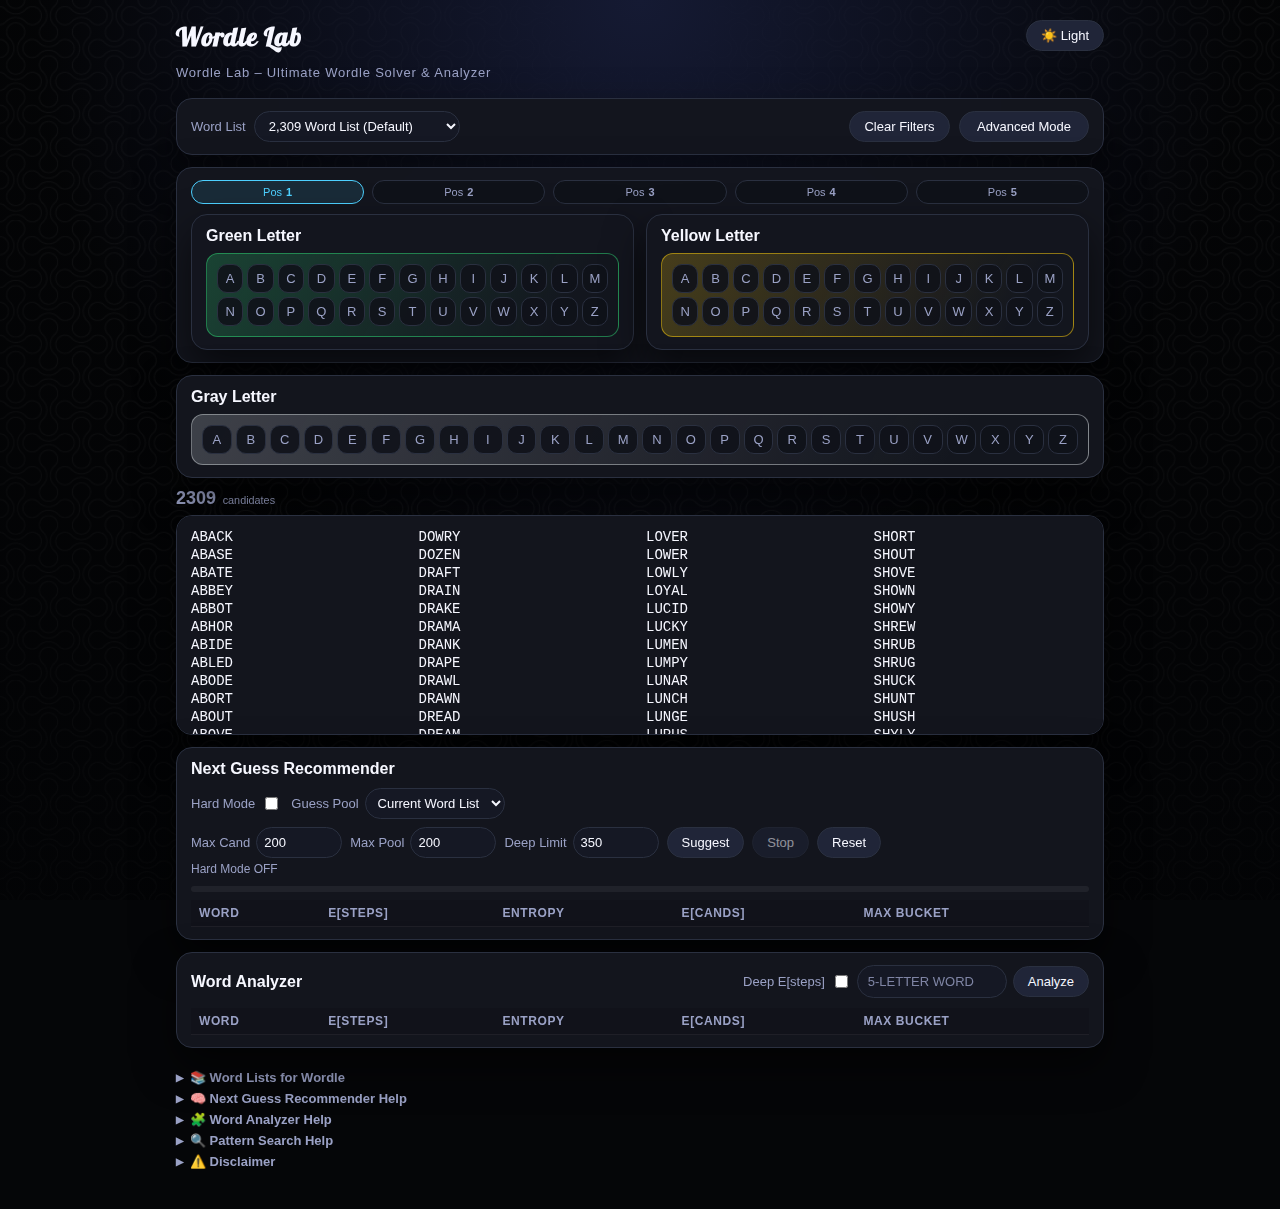
<file: index - all.html>
<!DOCTYPE html>
<html lang="en">
<head>
	<meta charset="utf-8">
	<meta name="viewport" content="width=device-width, initial-scale=1">
	<title>Wordle Lab – Ultimate Wordle Solver & Analyzer</title>
	<meta name="description" content="Wordle Lab is an ultimate Wordle solver and entropy-based analyzer with Basic and Advanced modes.">
	<meta name="keywords" content="Wordle, Wordle Lab, Wordle Solver, Wordle Helper, Wordle Analyzer, Wordle Strategy, Entropy, E[steps], E[cands], Max Bucket, Next Guess Recommender, Hard Mode, Basic Mode, Advanced Mode">
	<meta name="author" content="Jaehong Kim">
	<meta name="robots" content="index,follow,max-snippet:-1,max-image-preview:large,max-video-preview:-1">
	<meta name="theme-color" content="#0f1115">
	
	<!-- Open Graph (for Facebook, LinkedIn, etc.) -->
	<meta property="og:title" content="Wordle Lab – Ultimate Wordle Solver & Analyzer">
	<meta property="og:description" content="Wordle Lab is an ultimate Wordle solver and entropy-based analyzer with Basic and Advanced modes.">
	<meta property="og:url" content="https://wordlelab.com/">
	<meta property="og:type" content="website">
	<meta property="og:image" content="https://wordlelab.com/preview.png">
	
	<!-- Twitter Card -->
	<meta name="twitter:card" content="summary_large_image">
	<meta name="twitter:title" content="Wordle Lab – Ultimate Wordle Solver & Analyzer">
	<meta name="twitter:description" content="Wordle Lab is an ultimate Wordle solver and entropy-based analyzer with Basic and Advanced modes.">
	<meta name="twitter:image" content="https://wordlelab.com/preview.png">
	<meta name="twitter:site" content="@DrDrTwice">
	
	<!-- Canonical URL -->
	<link rel="canonical" href="https://wordlelab.com/">
	
	<!-- Favicons & PWA -->
	<link href="./apple-touch-icon.png" rel="apple-touch-icon" sizes="180x180">
	<link href="./favicon-32x32.png" rel="icon" sizes="32x32" type="image/png">
	<link href="./favicon-16x16.png" rel="icon" sizes="16x16" type="image/png">
	<link href="./site.webmanifest" rel="manifest">
	
	<!-- ===== Structured Data (JSON-LD) ===== -->
	<script type="application/ld+json">
	{
	  "@context": "https://schema.org",
	  "@type": "WebSite",
	  "name": "Wordle Lab",
	  "url": "https://wordlelab.com/",
	  "applicationCategory": "EducationalApplication",
	  "operatingSystem": "Web",
	  "description": "Wordle Lab is an ultimate Wordle solver and entropy-based analyzer with Basic and Advanced modes.",
	  "inLanguage": ["en"],
	  "keywords": [
	    "Wordle lab", "Wordle helper", "Wordle analyzer", "Wordle solver", "Wordle entropy", "E[steps]", "expected candidates", "Max Bucket", "Next Guess Recommender", "Hard Mode", "Basic Mode", "Advanced Mode"
	  ],
	  "author": { "@type": "Person", "name": "Jaehong Kim" }
	}
	</script>
	
<style>

/* =====================================
   Wordle Lab – Compact / Optimized CSS
   (Dark mode as base, Light overrides)
   ===================================== */

/* ========== Fonts ========== */
@font-face {
  font-family: "Lobster";
  src: url('./Lobster-Regular.ttf') format('truetype');
  font-weight: 400;
  font-style: normal;
}

/* ========== Design Tokens (Dark base) ========== */
:root{
  /* Core theme */
  --bg-main:#050608;
  --bg-card:rgba(20,22,30,0.96);
  --bg-card-soft:rgba(16,18,26,0.9);
  --bg-input:#151824;
  --border:#2a3040;
  --fg:#f6f7ff;
  --sub:#9aa1c5;
  --accent:#4dd0ff;
  --accent-soft:rgba(77,208,255,0.12);
  --danger:#ff6b81;
  --btn:#202538;
  --btnHover:#2b3250;
  --shadow:0 18px 40px rgba(0,0,0,0.55);
  --shadow-soft: 0 4px 14px rgba(0,0,0,0.15);
  --shadow-strong: 0 10px 28px rgba(0,0,0,0.22);
  --overlay:radial-gradient(circle at top,#151a33 0,rgba(5,6,8,0.7) 55%,rgba(3,4,6,0.88) 100%);
  --bg-bright:0.7;
  --bg-blur:0.4px;
  --font-main:-apple-system,BlinkMacSystemFont,"Segoe UI",Roboto,Helvetica,Arial,sans-serif;

  /* Toast palette (dark base) */
  --toast-fg: #f7f7f8;
  --toast-bg: #1f2330;
  --toast-border: rgba(255,255,255,.08);
  --toast-success: #2fbf71;
  --toast-error:   #ff4d5e;
  --toast-info:    #8ea0ff;
  --toast-warn:    #ffc857;

  /* Panel tint tokens (dark base, soft) */
  --tint-green-soft:  rgba(46, 204, 113, 0.08);
  --tint-yellow-soft: rgba(241, 196, 15,  0.08);
  --tint-gray-soft:   rgba(149, 165, 166, 0.10);
  --tint-inc-soft:    rgba(64, 156, 255,  0.08);
  --tint-exc-soft:    rgba(229, 65, 95,   0.08);

  --tint-green-border:  rgba(46, 204, 113, 0.35);
  --tint-yellow-border: rgba(241,196, 15,  0.35);
  --tint-gray-border:   rgba(149,165,166, 0.35);
  --tint-inc-border:    rgba(64, 156, 255,  0.35);
  --tint-exc-border:    rgba(229,65, 95,    0.35);
}

/* Light theme overrides */
body.light{
  --bg-main:#f5f6fb;
  --bg-card:rgba(255,255,255,0.96);
  --bg-card-soft:rgba(255,255,255,0.94);
  --bg-input:#f3f4fd;
  --border:#d5d8ea;
  --fg:#141624;
  --sub:#667099;
  --accent:#5c6ffb;
  --accent-soft:rgba(92,111,251,0.09);
  --danger:#e5415f;
  --btn:#e3e6fb;
  --btnHover:#d6daf8;
  --shadow:0 16px 32px rgba(15,17,25,0.16);
  --overlay:radial-gradient(circle at top,#ffffff 0,#f5f6fb 50%,#eef0fa 100%);
  --bg-bright:1.2;
  --bg-blur:0.7px;

  /* Toast (light) */
  --toast-fg: #1b1d22;
  --toast-bg: #ffffff;
  --toast-border: rgba(0,0,0,.10);
  --toast-success: #1d8f5b;
  --toast-error:   #c9303d;
  --toast-info:    #4a64e0;
  --toast-warn:    #d9a100;

  /* Panel tints slightly stronger in light */
  --tint-green-soft:  rgba(46, 204, 113, 0.25);  /* rgba(46, 204, 113, 0.12); */
  --tint-yellow-soft: rgba(241,196, 15,  0.23);  /* rgba(241,196, 15,  0.12); */
  --tint-gray-soft:   rgba(149,165,166, 0.25);  /* rgba(149,165,166, 0.14); */
  --tint-inc-soft:    rgba(64, 156, 255,  0.23);  /* rgba(64, 156, 255,  0.12); */
  --tint-exc-soft:    rgba(229, 65, 95,   0.23);  /* rgba(229, 65, 95,   0.12); */

  --tint-green-border:  rgba(46, 204, 113, 0.55);  /* rgba(46, 204, 113, 0.45); */
  --tint-yellow-border: rgba(241,196, 15,  0.55);  /* rgba(241,196, 15,  0.45); */
  --tint-gray-border:   rgba(149,165,166, 0.55);  /* rgba(149,165,166, 0.45); */
  --tint-inc-border:    rgba(64, 156, 255,  0.60);  /* rgba(64, 156, 255,  0.45); */
  --tint-exc-border:    rgba(229,65, 95,    0.60);  /* rgba(229,65, 95,    0.45); */
}

/* Dark mode: stronger tints + glass effect for panels */
body:not(.light) {
  --tint-green-soft:  rgba(46, 204, 113, 0.25);
  --tint-yellow-soft: rgba(241, 196, 15,  0.23);
  --tint-gray-soft:   rgba(189, 195, 199, 0.25);
  --tint-inc-soft:    rgba(64, 156, 255,  0.23);
  --tint-exc-soft:    rgba(231, 76, 60,   0.23);

  --tint-green-border:  rgba(46, 204, 113, 0.55);
  --tint-yellow-border: rgba(241, 196, 15,  0.55);
  --tint-gray-border:   rgba(189, 195, 199, 0.55);
  --tint-inc-border:    rgba(64, 156, 255,  0.60);
  --tint-exc-border:    rgba(231, 76, 60,   0.60);
}

/* ========== Reset & Base ========== */
*,*::before,*::after{box-sizing:border-box}
html,body{
  margin:0;
  padding:0;
}
body{
  min-height:100vh;
  font-family:var(--font-main);
  background:var(--bg-main);
  color:var(--fg);
}

/* ========== Background Images & Overlay ========== */
/* Dark mode image */
body::before{
  content:"";
  position:fixed;
  inset:0;
  background:url('./double-bubble-dark.png') center/460px repeat;
  filter:brightness(var(--bg-bright)) saturate(1) blur(var(--bg-blur));
  z-index:-2;
  pointer-events:none;
  will-change:transform;
}
/* Light mode image */
body.light::before{
  content:"";
  position:fixed;
  inset:0;
  background:url('./symphony.png') center/420px repeat;
  filter:brightness(1.3) saturate(1.05) blur(0.7px);
  z-index:-2;
  pointer-events:none;
  will-change:transform;
}
/* Overlay */
body::after{
  content:"";
  position:fixed;
  inset:0;
  background:var(--overlay);
  z-index:-1;
  pointer-events:none;
}

/* ========== Layout ========== */
.wrap{
  max-width:960px;
  margin:0 auto;
  padding:20px 16px 40px;
}

/* Header */
.header-row{
  display:flex;
  align-items:flex-start;
  justify-content:space-between;
  gap:12px;
  margin-bottom:14px;
}
h1{
  margin:0;
  font-size:26px;
  letter-spacing:0.03em;
}
h1 .tag{
  display:inline-block;
  margin-top:4px;
  font-size:13px;
  font-weight:400;
  color:var(--sub);
}
.brand{
  font-family:"Lobster", cursive;
}

/* ========== Cards, Rows, Lists ========== */
.card{
  background:var(--bg-card);
  border-radius:16px;
  border:1px solid var(--border);
  box-shadow:var(--shadow);
  padding:12px 14px;
  backdrop-filter:blur(18px);
  /* transition: background-color 0.5s ease-in-out, transform 0.5s ease-in-out; Transition for background and transform */
}
.row{
  display:flex;
  gap:12px;
  flex-wrap:wrap;
}
.list{
  max-height:220px;
  overflow:auto;
}

/* ================================
   Page-turn style panel animation
   ================================ */

@keyframes tabPanelSwipeRight {
  0% {
    transform: translateX(20px) rotateY(-7deg);
    opacity: 0.0;
    box-shadow: 0 0 0 rgba(0,0,0,0);
  }
  55% {
    transform: translateX(0) rotateY(0deg);
    opacity: 1;
    box-shadow: var(--shadow-strong);
  }
  100% {
    transform: translateX(0) rotateY(0deg);
    opacity: 1;
    box-shadow: var(--shadow-soft);
  }
}

@keyframes tabPanelSwipeLeft {
  0% {
    transform: translateX(-20px) rotateY(7deg);
    opacity: 0.0;
    box-shadow: 0 0 0 rgba(0,0,0,0);
  }
  55% {
    transform: translateX(0) rotateY(0deg);
    opacity: 1;
    box-shadow: var(--shadow-strong);
  }
  100% {
    transform: translateX(0) rotateY(0deg);
    opacity: 1;
    box-shadow: var(--shadow-soft);
  }
}

.tab-swipe-right {
  animation: tabPanelSwipeRight 0.23s cubic-bezier(.25, .9, .3, 1.1);
  transform-origin: 100% 50%; /* like turning from the right edge */
}

.tab-swipe-left {
  animation: tabPanelSwipeLeft 0.23s cubic-bezier(.25, .9, .3, 1.1);
  transform-origin: 0% 50%;   /* like turning from the left edge */
}

/* Stronger but elegant animation when switching Pos tabs 
@keyframes tabPanelFlash {
  0% {
    transform: scale(0.96) translateY(4px);
    opacity: 0.65;
    box-shadow: 0 0 0 rgba(0, 0, 0, 0);
  }
  60% {
    transform: scale(1.02) translateY(-1px);
    opacity: 1;
    box-shadow: var(--shadow-strong);
  }
  100% {
    transform: scale(1.0) translateY(0);
    opacity: 1;
    box-shadow: var(--shadow-soft); 
  }
} */

/* Apply the animation 
.tab-flash {
  animation: tabPanelFlash 0.22s cubic-bezier(.23,1.15,.32,1);
} */

/* ========== Buttons ========== */
.btn{
  background:var(--btn);
  border:1px solid var(--border);
  color:var(--fg);
  border-radius:999px;
  padding:7px 14px;
  font-size:13px;
  cursor:pointer;
  display:inline-flex;
  align-items:center;
  gap:6px;
  transition:
    background .15s ease,
    border-color .15s ease,
    transform .05s ease,
    box-shadow .15s ease;
}
.btn:hover{
  background:var(--btnHover);
  box-shadow:0 0 0 1px rgba(255,255,255,0.06);
  transform: translateY(1px);
}
.btn:active{
  transform:scale(.97);
  transform: translateY(3px);
}
.btn[disabled]{
  opacity:.55;
  cursor:not-allowed;
}

/* Theme / mode toggle buttons */
#modeToggle,
#modeSwitch{
  white-space:nowrap;
}

#filterModeToggle {
  width: 130px;
  min-width: 130px;
  /* display: flex;               flex container */
  align-items: center;         /* vertical center */
  justify-content: center;     /* horizontal center */
  text-align: center;
}

/* ========== Top Controls (word list / clear / mode toggle) ========== */
.bar{
  display:flex;
  align-items:center;
  gap:10px;
  flex-wrap:wrap;
}
.top-controls{
  justify-content:space-between;
}
.top-controls-left{
  display:flex;
  flex-wrap:wrap;
  gap:8px;
  align-items:center;
}
.top-controls-left label{
  font-size:13px;
  color:var(--sub);
  display:flex;
  align-items:center;
  gap:6px;
}
.top-controls-right{
  margin-left:auto;
}

/* Selects */
.bar select{
  padding:6px 10px;
  border-radius:999px;
  border:1px solid var(--border);
  background:var(--bg-input);
  color:var(--fg);
  font-size:13px;
}

/* Search input (Advanced mode / Pattern Search) */
.search{
  flex:1 1 200px;
}
.search input{
  width:100%;
  padding:8px 10px; 
  border-radius:999px;
  border:1px solid var(--border);
  background:var(--bg-input);
  color:var(--fg);
  font-size:13px;
}
.search input::placeholder{
  color:var(--sub);
  opacity:.8;
}

/* Analyze input */
#analyzeInput{
  width:150px; /* min-width:120px; */
  padding:8px 10px;
  border-radius:999px;
  border:1px solid var(--border);
  background:var(--bg-input);
  color:var(--fg);
  font-size:13px;
}
#analyzeInput::placeholder{
  color:var(--sub);
  opacity:.8;
}

/* ========== Letter Keyboards ========== */
/* Generic grid (Global / Position / Green / Yellow / Gray etc.) */
.grid{
  display:grid;
  grid-template-columns:repeat(13,minmax(0,1fr));
  gap:4px;
}

/* Gray Letter-only grid (bottom of Basic mode) */
.graygrid{
  display:grid;
  grid-template-columns:repeat(13,minmax(0,1fr));
  gap:4px;
}

/* Desktop: make Gray row 1×26 so buttons don’t look huge */
@media (min-width: 622px){
  .graygrid{
    grid-template-columns:repeat(26,1fr);
  }
}

/* Default key style */
.k{
  border-radius:10px;
  border:1px solid var(--border);
  padding:6px 0;
  text-align:center;
  font-size:13px;
  cursor:pointer;
  user-select:none;
  background:var(--bg-card-soft);
  color:var(--sub);
  transition:
    background .12s ease,
    border-color .12s ease,
    color .12s ease,
    transform .05s ease;
}
.k:hover{transform:translateY(-1px)}

/* Include / Exclude (Advanced mode) */
.k.inc{
  background:var(--accent-soft);
  border-color:var(--accent);
  color:var(--accent);
}
.k.exc{
  background:rgba(229,65,95,0.07);
  border-color:var(--danger);
  color:var(--danger);
}

/* Lock status during calculation */
.grid.locked .k,
.graygrid.locked .k{
  pointer-events:none;
  opacity:0.45;
}

/* ========== Easy Mode key colors (Green / Yellow / Gray) ========== */
/* Green: correct letter at this position */
#greenKeys .k.inc{
  background:rgba(46,204,113,0.18);
  border-color:#2ecc71;
  color:#2ecc71;
}
/* Yellow: present but not at this position */
#yellowKeys .k.exc{
  background:rgba(241,196,15,0.18);
  border-color:#f1c40f;
  color:#f1c40f;
}
/* Gray: not in the word at all (Global Exclude) */
#grayKeys .k.exc{
  background:rgba(149,165,166,0.2);
  border-color:#95a5a6;
  color:#95a5a6;
}

/* Extra Gray for dedicated gray grid (kept for clarity) */
.graygrid .k.exc{
  background:rgba(149,165,166,0.2);
  border-color:#95a5a6;
  color:#95a5a6;
}
.graygrid.locked .k{
  pointer-events:none;
  opacity:0.45;
}

/* ========== Tabs (Pos 1–5) ========== */
.tabs{
  display:grid;
  grid-template-columns:repeat(5,1fr);
  gap:8px;
}
.tab{
  border-radius:999px;
  border:1px solid var(--border);
  background:var(--bg-card-soft);
  color:var(--sub);
  padding:5px 10px;
  font-size:11px;
  cursor:pointer;
  display:inline-flex;
  align-items:center;
  justify-content:center;
  gap:4px;
}
.tab .num{font-weight:600}
.tab.active{
  background:var(--accent-soft);
  border-color:var(--accent);
  color:var(--accent);
}
@media(max-width:340px){
  .tab .label{display:none}
}

/* ========== Counter & Word list ========== */
.counter{
  margin-top:10px;
  font-size:13px;
  color:var(--sub);
}
.counter span{
  font-weight:600;
  font-size:18px;
  margin-right:3px;
}

/* Candidate word list */
#words{
  list-style:none;
  margin:0;
  padding:0;
  columns:4 110px;
  column-gap:12px;
  font-family:"SF Mono","Roboto Mono",ui-monospace,Menlo,Monaco,monospace;
  font-size:14px;  /* 13 */
}
#words li{
  break-inside:avoid;
  padding:1px 0;
}
/* Scrollbar styling (optional) */
.list::-webkit-scrollbar {
  width: 6px;
}
.list::-webkit-scrollbar-thumb {
  background: rgba(255,255,255,0.2);
  border-radius: 3px;
}
body.light .list::-webkit-scrollbar-thumb {
  background: rgba(0,0,0,0.2);
}

/* ========== Recommender controls ========== */
.ctl{
  display:flex;
  gap:10px;
  flex-wrap:wrap;
  align-items:center;
}
.ctl label{
  font-size:13px;
  color:var(--sub);
  display:flex;
  gap:6px;
  align-items:center;
}
.ctl input[type="checkbox"]{
  accent-color:var(--accent);
}
.ctl select{
  padding:6px 8px;
  border-radius:999px;
  border:1px solid var(--border);
  background:var(--bg-input);
  color:var(--fg);
  font-size:13px;
}

/* Cands Thr / Pool Thr + Suggest / Stop / Reset */
.button-container{
  display:flex;
  flex-wrap:wrap;
  gap:8px;
  align-items:center;
  margin-top:8px;
}
.button-container label{
  font-size:13px;
  color:var(--sub);
  display:flex;
  align-items:center;
  gap:6px;
}
.button-container input[type="number"]{
  width:86px;
  padding:7px; /* 6px */
  border-radius:999px;
  border:1px solid var(--border);
  background:var(--bg-input);
  color:var(--fg);
  font-size:13px;
}
.button-container .btn{
  padding-inline:14px;
  flex:0 0 auto;
}
#space-1{
  display:none;
  flex-basis:0;
}

/* ========== Progress bar ========== */
.progress{
  position:relative;
  height:6px;
  border-radius:999px;
  background:rgba(255,255,255,0.06);
  overflow:hidden;
}
.progress .barin{
  position:absolute;
  inset:0;
  width:0%;
  border-radius:inherit;
  background:linear-gradient(90deg,var(--accent),#7cf3ff);
  transition:width .12s linear;
}

/* ========== Tables ========== */
table{
  width:100%;
  border-collapse:collapse;
  font-size:13px;
}
th,td{
  padding:6px 8px;
  text-align:left;
  border-bottom:1px solid rgba(255,255,255,0.06);
}
th{
  font-size:12px;
  text-transform:uppercase;
  letter-spacing:0.05em;
  color:var(--sub);
  background:rgba(0,0,0,0.1);
}
body.light th{
  background:rgba(0,0,0,0.02);
}
td{color:var(--fg)}
td.mono{
  font-family:"SF Mono","Roboto Mono",ui-monospace,Menlo,Monaco,monospace;
}

/* Sortable headers */
th#sort-steps,
th#sort-entropy,
th#sort-cands,
th#sort-bucket{
  cursor:pointer;
}
th#sort-steps:focus,
th#sort-entropy:focus,
th#sort-cands:focus,
th#sort-bucket:focus{
  outline:2px solid var(--accent);
  outline-offset:2px;
}

/* ========== Word Analyzer ========== */
#deepLabel{
  font-size:13px;
  color:var(--sub);
  display:flex;
  align-items:center;
  gap:6px;
}

/* ========== Help / Toggle sections ========== */
.help{
  margin-top:16px;
  font-size:13px;
  color:var(--sub);
}
.help ul{
  margin:6px 0 0;
  padding-left:18px;
}
.help li{margin-bottom:4px;}

.toggle-header{
  display:inline-block;
  margin-top:6px;
  cursor:pointer;
  user-select:none;
}
.toggle-header::before{
  content:"▶";
  display:inline-block;
  margin-right:6px;
  font-size:10px;
  transform:translateY(-1px);
}
.toggle-header.open::before{
  content:"▼";
}
.toggle-content{
  display:none;
  margin-top:4px;
}

/* Hints */
.hint{
  font-size:12px;
  color:var(--sub);
}

/* ========== Toasts ========== */
/* Container */
#toastContainer{
  position:fixed;
  left:50%;
  bottom:16px;
  transform:translateX(-50%);
  display:flex;
  flex-direction:column-reverse; /* newest on top visually */
  gap:8px;
  z-index:99999;
  pointer-events:none;
}

/* Each toast */
.toast{
  pointer-events:auto;
  min-width:220px;
  max-width:min(92vw,520px);
  padding:10px 12px;
  border-radius:10px;
  box-shadow:0 6px 18px rgba(0,0,0,.18);
  opacity:0;
  transform:translateY(8px);
  transition:opacity .22s ease, transform .22s ease;
  font-size:14px;
  line-height:1.25;

  background:var(--toast-bg);
  color:var(--toast-fg);
  border:1px solid var(--toast-border);
}
.toast.show{
  opacity:1;
  transform:translateY(0);
}
.toast.hide{
  opacity:0;
  transform:translateY(8px);
}

/* Legacy per-type palettes (borders) – kept for compatibility */
body.light .toast.info  { border-color:#cdd9ff; }
body.light .toast.warn  { border-color:#ffe0a6; }
body.light .toast.ok    { border-color:#bfe8c9; }
body:not(.light) .toast.info { border-color:#2f3b5c; }
body:not(.light) .toast.warn { border-color:#5a3d12; }
body:not(.light) .toast.ok   { border-color:#1f4e31; }

/* Type accents via variables */
.toast.success{ color:var(--toast-success); }
.toast.error  { color:var(--toast-error); }
.toast.info   { color:var(--toast-info); }
.toast.warn   { color:var(--toast-warn); }

/* ========== Tinted Panels (Basic & Advanced) ========== */
/* BASIC: Green / Yellow / Gray panels */
#greenKeys{
  background:
    linear-gradient(135deg,var(--tint-green-soft),transparent 70%),
    var(--bg-card);
  border:1px solid var(--tint-green-border);
  border-radius:12px;
  padding:10px;
}
#yellowKeys{
  background:
    linear-gradient(135deg,var(--tint-yellow-soft),transparent 70%),
    var(--bg-card);
  border:1px solid var(--tint-yellow-border);
  border-radius:12px;
  padding:10px;
}
#grayKeys, .graygrid{
  background:
    linear-gradient(135deg,var(--tint-gray-soft),transparent 70%),
    var(--bg-card);
  border:1px solid var(--tint-gray-border);
  border-radius:12px;
  padding:10px;
}

/* ADVANCED: Global / Position Include / Exclude */
#gInc, #pInc{
  background:
    linear-gradient(135deg,var(--tint-inc-soft),transparent 70%),
    var(--bg-card);
  border:1px solid var(--tint-inc-border);
  border-radius:12px;
  padding:10px;
}
#gExc, #pExc{
  background:
    linear-gradient(135deg,var(--tint-exc-soft),transparent 70%),
    var(--bg-card);
  border:1px solid var(--tint-exc-border);
  border-radius:12px;
  padding:10px;
}

/* Dark mode: add extra glass / brightness */
body:not(.light) #greenKeys,
body:not(.light) #yellowKeys,
body:not(.light) #grayKeys,
body:not(.light) .graygrid,
body:not(.light) #gInc,
body:not(.light) #pInc,
body:not(.light) #gExc,
body:not(.light) #pExc{
  backdrop-filter:blur(20px) brightness(1.1);
}

/* Dark mode gradients slightly angled */
body:not(.light) #greenKeys{
  background:
    linear-gradient(120deg,var(--tint-green-soft) 0%,transparent 85%),
    var(--bg-card);
}
body:not(.light) #yellowKeys{
  background:
    linear-gradient(120deg,var(--tint-yellow-soft) 0%,transparent 85%),
    var(--bg-card);
}
body:not(.light) #grayKeys,
body:not(.light) .graygrid{
  background:
    linear-gradient(120deg,var(--tint-gray-soft) 0%,transparent 85%),
    var(--bg-card);
}
body:not(.light) #gInc,
body:not(.light) #pInc{
  background:
    linear-gradient(120deg,var(--tint-inc-soft) 0%,transparent 85%),
    var(--bg-card);
}
body:not(.light) #gExc,
body:not(.light) #pExc{
  background:
    linear-gradient(120deg,var(--tint-exc-soft) 0%,transparent 85%),
    var(--bg-card);
}

/* Keep buttons readable on tinted panels */
#greenKeys .k,
#yellowKeys .k,
#grayKeys .k,
.graygrid .k,
#gInc .k, #pInc .k,
#gExc .k, #pExc .k{
  background:var(--bg-card-soft);
}
#greenKeys .k:hover,
#yellowKeys .k:hover,
#grayKeys .k:hover,
.graygrid .k:hover,
#gInc .k:hover, #pInc .k:hover,
#gExc .k:hover, #pExc .k:hover{
  filter:brightness(1.05);
}

/* When locked, keep panel tone; only keys fade */
#gInc.locked, #pInc.locked,
#gExc.locked, #pExc.locked,
#greenKeys.locked, #yellowKeys.locked,
#grayKeys.locked, .graygrid.locked{
  opacity:1;
}

/* ========== Analyze Word: pattern distribution ========== */

/* Scrollable body */
.pattern-scroll {
  max-height: 220px;
  overflow-y: auto;
}

/* Match column widths of header and body */
.pattern-header-table,
.pattern-body-table {
  table-layout: fixed;
  width: 100%;
  border-collapse: collapse;
}

.pattern-header-table th:nth-child(1),
.pattern-body-table td:nth-child(1) {
  width: 50%;
}

.pattern-header-table th:nth-child(2),
.pattern-body-table td:nth-child(2) {
  width: 25%;
}

.pattern-header-table th:nth-child(3),
.pattern-body-table td:nth-child(3) {
  width: 25%;
}

/* Table cell styling (inherit your existing styles) */
.pattern-header-table th,
.pattern-body-table td {
  padding: 6px 8px;
  text-align: left;
  border-bottom: 1px solid rgba(255,255,255,0.06);
  font-size: 13px;
}

body.light .pattern-header-table th {
  background: rgba(0,0,0,0.02);
}

/* Keep header looking like other section headers */
.pattern-header-table th {
  font-size: 12px;
  text-transform: uppercase;
  letter-spacing: 0.05em;
  color: var(--sub);
  background: rgba(0,0,0,0.1);
}

/* Scrollbar styling (optional) */
.pattern-scroll::-webkit-scrollbar {
  width: 6px;
}
.pattern-scroll::-webkit-scrollbar-thumb {
  background: rgba(255,255,255,0.2);
  border-radius: 3px;
}
body.light .pattern-scroll::-webkit-scrollbar-thumb {
  background: rgba(0,0,0,0.2);
}



/* ========== Responsive Tweaks ========== */
@media(max-width:900px){
  #words{columns:3 110px}
}
@media(max-width:720px){
  body::before{
    filter:brightness(calc(var(--bg-bright) + 0.1)) saturate(1) blur(0.6px);
  }
  body.light::before{
    filter:brightness(1.35) saturate(1.1) blur(0.55px);
  }
  .wrap{padding-inline:10px}
  .header-row{
    flex-direction:column;
    align-items:flex-start;
  }
  #words{columns:2 110px}
}

/* Mobile: Cands/Pool one row, buttons one row */
@media(max-width:600px){
  .button-container label{
    flex:1 1 calc(50% - 6px);
  }
  #limitLabel{
    flex:1 1 calc(80% - 6px);
  }
  #space-1{
    display:block;
    flex-basis:100%;
    height:0;
  }
  .button-container .btn{
    flex:1 1 calc(33.3% - 6px);
    justify-content:center;
  }

  .top-controls{
    flex-direction:column;
    align-items:stretch;
  }
  .top-controls-left{
    width:100%;
    justify-content:flex-start;
  }
  .top-controls-right{
    width:100%;
    display:flex;
    justify-content:flex-end;
  }
}
/* Mobile: Cands/Pool one row, buttons one row */
@media(max-width:404px){
  #deepLabel{
    flex:1 1 calc(80% - 6px);
  }
}

</style>

</head>

<body>
<div class="wrap">

<!-- Header -->
<div class="header-row">
	<h1>
		<span class="brand">
		Wordle Lab
		</span>
		<br>
		<span class="tag">
			Wordle Lab – Ultimate Wordle Solver &amp; Analyzer
		</span>
	</h1>
	<button class="btn" id="modeToggle" title="Toggle Dark/Light">
		☀️ Light
	</button>
</div>

<!-- Top controls -->
<div class="card" style="margin-bottom:12px">
	<div class="bar top-controls">
		<div class="top-controls-left">
			<label for="wordListSelect">
				Word List
			</label>
			<select id="wordListSelect">
				<option value="wl2309">2,309 Word List (Default)</option>
				<option value="wl3207">3,207 Extended Word List</option>
				<option value="wl14855">14,855 Guessable Word List</option> 
				<option value="custom">Custom List (Upload CSV)</option>
			</select>
			<input id="fileInput" type="file" accept=".txt,.csv" style="display:none">
		</div>
		<div class="top-controls-right">
			<button class="btn" id="clearAll" style="margin-right:5px">Clear Filters</button>
			<button id="filterModeToggle" class="btn">Advanced Mode</button>
		</div>
	</div>
</div>

<!-- Basic Mode -->
<div id="basicPanel" >
	<div class="card" style="margin-top:12px">
		<div class="tabs" id="basicTabs">
		</div>
		<div class="row" style="margin-top:10px">
			<div class="card" id="basicPosCardGreen" style="flex:1;min-width:280px">
				<div style="margin-bottom:8px">
					<strong>Green Letter</strong>
				</div>
				<div class="grid" id="greenKeys">
				</div>
			</div>
			<div class="card" id="basicPosCardYellow" style="flex:1;min-width:280px">
				<div style="margin-bottom:8px">
					<strong>Yellow Letter</strong>
				</div>
				<div class="grid" id="yellowKeys">
				</div>
			</div>
		</div>
	</div>
	<div class="card" style="margin-top:12px">
		<div style="margin-bottom:8px">
			<strong>Gray Letter</strong>
		</div>
		<div class="graygrid" id="grayKeys" ></div>
	</div>
</div>

<!-- Advanced Mode -->
<div id="advPanel" style="display:none">
	<div class="row" style="margin-top:12px">
		<div class="card" style="flex:1;min-width:320px">
			<div style="margin-bottom:8px">
				<strong>Global Include</strong>
			</div>
			<div class="grid" id="gInc">
			</div>
		</div>
		<div class="card" style="flex:1;min-width:320px">
			<div style="margin-bottom:8px">
				<strong>Global Exclude</strong>
			</div>
			<div class="grid" id="gExc">
			</div>
		</div>
	</div>
	<!-- Position include/exclude -->
	<div class="card" style="margin-top:12px">
		<div class="tabs" id="advTabs">
		</div>
		<div class="row" style="margin-top:10px">
			<div class="card" id="advPosCardInc" style="flex:1;min-width:280px">
				<div style="margin-bottom:8px">
					<strong>Position Include</strong>
				</div>
				<div class="grid" id="pInc">
				</div>
			</div>
			<div class="card" id="advPosCardExc" style="flex:1;min-width:280px">
				<div style="margin-bottom:8px">
					<strong>Position Exclude</strong>
				</div>
				<div class="grid" id="pExc">
				</div>
			</div>
		</div>
	</div>
	<!-- Search -->
	<div class="card" style="margin-top:12px">
		<div class="bar">
			<div style="margin-bottom:8px">
				<strong title="Use ?, *, [AEIOU], &amp; for pattern matching">Pattern Search</strong>
			</div>
			<div class="search">
				<input id="searchBox" placeholder="Search (see help below)" style="text-transform:uppercase;">
			</div>
		</div>
	</div>
</div>

<!-- Counter -->
<div class="counter">
	<span id="count">
		0
	</span>
	<small>candidates</small>
</div>

<!-- List -->
<div class="card list" style="margin-top:6px">
	<ul id="words">
	</ul>
</div>

<!-- Recommender -->
<div class="card" style="margin-top:12px">
	<div class="bar" style="justify-content:space-between">
		<div>
			<strong>Next Guess Recommender</strong>
			<span class="tag">
				<!-- (Entropy-based) -->
			</span>
		</div>
	</div>
	<!-- Controls: row 1 -->
	<div class="ctl" style="margin-top:10px">
		<label title="Enforce feedback consistency (Wordle Hard Mode rules)">
			Hard Mode
			<input id="hardMode" type="checkbox">
			</input>
		</label>
		<label title="Guess pool used when Hard Mode is OFF">
			Guess Pool
			<select id="poolSelect">
				<option selected="" value="current">
					Current Word List
				</option>
				<option value="2309">
					2,309 Word List
				</option>
				<option value="3207">
					3,207 Word List
				</option>
				<option value="14855">
					14,855 Word List
				</option>
			</select>
		</label>
	</div>
	<!-- Controls: row 2 -->
	<div class="button-container">
		<label id="candsLabel" title="Cap the number of candidate guesses from the main candidate list">
			Max Cand
			<input id="maxCand" min="1" type="number" value="200">
		</label>
		<label id="poolLabel" title="Cap the number of external guesses from the extended pool (applies only when Hard Mode is OFF)">
			Max Pool
			<input id="maxPool" min="0" type="number" value="200">
		</label>
		<label id="limitLabel" title="Use deeper 4-step E[steps] search when the remaining candidates are at or below this size.">
			Deep Limit
			<input id="deepEstepThreshold" min="0" type="number" value="350">
		</label>
		<button id="suggestNext" class="btn">
			Suggest
		</button>
		<button id="stopBtn" class="btn">
			Stop
		</button>
		<button id="resetSuggest" class="btn">
			Reset
		</button>
	</div>
	<div class="hint" id="modeNote" style="margin-top:4px">
		Hint
	</div>
	<!-- Progress + status -->
	<div class="progress" style="margin-top:10px">
		<div class="barin" id="pbar">
		</div>
	</div>
	<div class="hint" id="suggestStatus" style="margin-top:8px">
	</div>
	<!-- Table -->
	<div style="overflow:auto;margin-top:8px">
		<table>
			<thead>
				<tr>
					<th>
						Word
					</th>
					<th id="sort-steps" role="button" tabindex="0" title="Click to show the Top 10 by E[steps] (the smaller, the better)">
						E[steps]
					</th>
					<th id="sort-entropy" role="button" tabindex="0" title="Click to show the Top 10 by Entropy (the bigger, the better)">
						Entropy
					</th>
					<th id="sort-cands" role="button" tabindex="0" title="Click to show the Top 10 by E[cands] (the smaller, the better)">
						E[cands]
					</th>
					<th id="sort-bucket" role="button" tabindex="0" title="Click to show the Top 10 by Max Bucket (the smaller, the better)">
						Max Bucket
					</th>
				</tr>
			</thead>
			<tbody id="suggestTable">
			</tbody>
		</table>
	</div>
</div>


<!-- Word Analyzer -->
<div class="card" id="analyzeCard" style="margin-top:12px">
	<div class="bar" style="justify-content:space-between; gap:8px;">
		<div>
			<strong>Word Analyzer</strong>
			<span class="tag">
				<!-- (w.r.t. current candidate list) -->
			</span>
		</div>
		<div class="bar" style="gap:6px;">
			<label id="deepLabel" title="Use deeper lookahead when estimating E[steps] (slower but more accurate)">
				Deep E[steps]
				<input id="deepSearch" type="checkbox">
				</input>
			</label>
			<input id="analyzeInput" maxlength="5" placeholder="5-letter word" style="text-transform:uppercase;">
			<button class="btn" id="analyzeBtn">
				Analyze
			</button>
		</div>
	</div>
		<div style="overflow:auto;margin-top:10px">
			<table>
				<thead>
					<tr>
						<th>
							Word
						</th>
						<th>
							E[steps]
						</th>
						<th>
							Entropy
						</th>
						<th>
							E[cands]
						</th>
						<th>
							Max Bucket
						</th>
					</tr>
				</thead>
				<tbody id="analyzeTable">
				</tbody>
			</table>
		</div>
		<!-- Pattern distribution panel for Word Analyzer -->
<div id="analyzePatternsSection" class="card" style="margin-top:12px; display:none">
  <div style="margin-bottom:6px">
    <strong>📊 Pattern Distribution</strong>
    <div id="analyzePatternsMeta" class="hint"></div>
  </div>

  <!-- Fixed header table -->
  <table class="pattern-header-table">
    <thead>
      <tr>
        <th>Pattern</th>
        <th>Count</th>
        <th>Share</th>
      </tr>
    </thead>
  </table>

  <!-- Scrollable body -->
  <div class="pattern-scroll">
    <table class="pattern-body-table">
      <tbody id="analyzePatternsBody"></tbody>
    </table>
  </div>
</div>




</div>


<!-- Help -->
<div class="help">
	<!-- Word Lists for Wordle -->
	<strong id="wordListsToggle" class="toggle-header">📚 Word Lists for Wordle</strong>
	<div id="wordListsContent" class="toggle-content">
		<p>Here are three commonly referenced word lists associated with the game Wordle: the “2,309”, “3,207”, and “14,855” word lists. None of these lists have been officially confirmed as the definitive answer sets by the creators of Wordle.</p>
		<ul>
			<li>
				<strong>2,309 Word List</strong>: <p>Many players report seeing answers from this 2,309‑word list, though there are exceptions.</p>
			</li>
			<li>
				<strong>3,207 Word List</strong>: <p>The 3,207‑word list is often used as a broader “answers” list in community tools.</p>
			</li>
			<li>
				<strong>14,855 Word List</strong>: <p>This much larger list, containing 14,855 words, is believed to reflect the broader vocabulary of words accepted by the game as guesses (rather than necessarily as answers).</p>
			</li>
		</ul>
		<p>Each of these lists plays a different role: the 2,309 list as a common answers reference, the 3,207 list for extended answer coverage, and the 14,855 list for comprehensive guess vocabulary.</p>
	</div>
	<br>
	<!-- Next-Guess Recommender Help -->
	<strong id="recommenderToggle" class="toggle-header">🧠 Next Guess Recommender Help</strong>
	<div id="recommenderContent" class="toggle-content">
		<ul>
			<li style="margin-top: 15px;">
				<strong>Next Guess Recommender</strong>: This tool uses an <strong>entropy-based</strong> approach to narrow down the list of candidate guesses. It first ranks words by <strong>entropy</strong> and then refines the ranking using <strong>E[steps]</strong>, <strong>E[cands]</strong>, and <strong>Max Bucket</strong>.
			</li>
			<li style="margin-top: 15px;">
				<strong>Entropy</strong>: A measure of uncertainty, where higher values indicate words with more potential for narrowing down the solution space. Entropy values represent how "informative" a word is when used as a guess. <strong>The bigger, the better.</strong>
			</li>
			<li>
				<strong>E[steps]</strong>: An estimate of the number of steps required to guess the target word, given the current pool of candidate words. It is an <strong>approximation</strong>, computed by simulating future guesses:
				<ul>
					<li>For large candidate sets (above <strong>Deep Limit</strong>), a faster, shallower lookahead is used.</li>
					<li>For smaller candidate sets (at or below <strong>Deep Limit</strong>), a deeper lookahead is used (up to several guesses ahead), which is more accurate but slower.</li>
					<li>In both cases, all follow-up guesses used for E[steps] are chosen <strong>only from the current candidate set</strong>, regardless of whether Hard Mode is ON or OFF.</li>
				</ul>
				<strong>The smaller, the better.</strong>
			</li>
			<li>
				<strong>E[cands]</strong>: The expected number of candidates remaining after a guess, based on the current word pool. This metric helps assess how effective a guess is in reducing the search space. <strong>The smaller, the better.</strong>
			</li>
			<li>
				<strong>Max Bucket</strong>: The size of the largest group of words that would result from guessing a particular word, given the current state of the game. This value helps identify words that will divide the remaining possibilities evenly. <strong>The smaller, the better.</strong>
			</li>
			<li style="margin-top: 15px;">
				<strong>Hard Mode ON</strong>: Guesses are made only from the top-ranked <strong>Max Cand</strong> candidates based on entropy.
			</li>
			<li>
				<strong>Hard Mode OFF</strong>: Guesses are made from both the top-ranked <strong>Max Cand</strong> candidates and the top-ranked <strong>Max Pool</strong> words from the external pool, based on entropy.
			</li>
			<li style="margin-top: 15px;">
				<strong>Max Cand (Max Candidates)</strong>: The maximum number of top-ranked candidate guesses from the main candidate list, selected based on entropy, used for the recommendation.
			</li>
			<li>
				<strong>Max Pool (Max Guess Pool)</strong>: The maximum number of top-ranked external pool guesses, selected based on entropy, used for the recommendation (only applies when Hard Mode is OFF).
			</li>
			<li style="margin-top: 15px;">
				<strong>Deep Limit</strong>: Controls when the recommender switches between the faster and deeper E[steps] models:
				<ul>
					<li>If the number of remaining candidates is <strong>greater than</strong> this value, the recommender uses a <strong>faster, shallower</strong> E[steps] approximation.</li>
					<li>If the number of remaining candidates is <strong>less than or equal to</strong> this value, it switches to a <strong>deeper multi-step lookahead</strong>, which improves accuracy but can be significantly slower.</li>
				</ul>
			</li>
		</ul>
	</div>
	<br>
	<!-- Word Analyzer Help -->
	<strong id="analyzerHelpToggle" class="toggle-header">🧩 Word Analyzer Help</strong>
	<div id="analyzerHelpContent" class="toggle-content">
		<ul>
			<li style="margin-top: 15px;">
				<strong>Word Analyzer</strong>: Lets you type any 5-letter word and evaluate it against the current candidate set. It computes the same metrics as the Next Guess Recommender: <strong>Entropy</strong>, <strong>E[steps]</strong>, <strong>E[cands]</strong>, and <strong>Max Bucket</strong>, but for a single word you choose.
			</li>
			<li style="margin-top: 15px;">
				<strong>Entropy</strong>: Measures how informative the word is as a guess. Higher entropy means the word tends to split the remaining candidates into more balanced groups.
			</li>
			<li>
				<strong>E[steps]</strong>: An approximate expected number of guesses needed to find the answer if you start by using this word, given the current candidate pool. Just like in the Next Guess Recommender, follow-up guesses used for E[steps] are chosen <strong>only from the current candidates</strong>, not from the external pool.
			</li>
			<li>
				<strong>E[cands]</strong>: The expected number of candidates remaining after using this word as a guess. Smaller values mean the word tends to cut down the solution space more aggressively.
			</li>
			<li>
				<strong>Max Bucket</strong>: The size of the largest remaining group of candidates after this guess. Smaller Max Bucket means fewer “worst-case” scenarios.
			</li>
			<li style="margin-top: 15px;">
				<strong>Deep E[steps]</strong> (checkbox): When enabled, the Word Analyzer uses a <strong>much deeper</strong> lookahead model for computing E[steps], offering a result closer to the true expected number of steps. This mode is considerably slower on large candidate sets. When unchecked, the faster shallow approximation is used instead.
			</li>
			<li style="margin-top: 15px;">
				<strong>Pattern Distribution</strong>: For the entered word, the analyzer also shows a full breakdown of <strong>all feedback patterns</strong> (🟩🟨⬛ combinations) and how many candidates fall into each pattern. This view helps you understand:
				<ul>
					<li>how the word partitions the remaining candidates,</li>
					<li>how balanced the resulting branches are,</li>
					<li>why entropy, E[cands], and Max Bucket have their specific values.</li>
				</ul>
			</li>
		</ul>
	</div>
	<br>
	<!-- Search Help -->
	<strong id="searchHelpToggle" class="toggle-header">🔍 Pattern Search Help</strong>
	<div id="searchHelpContent" class="toggle-content">
		<ul>
			<li style="margin-top: 15px;">
				<strong>?</strong>: Exactly one letter (e.g.,<code>A?E</code>&rarr;<em>ACE, APE, ARE</em>)
			</li>
			<li>
				<strong>*</strong>: Zero or more letters (e.g.,<code>E*E</code>&rarr;<em>AGREE, EAGLE, EERIE</em>)
			</li>
			<li>
				<strong>[AEIOU]</strong>: Any one listed; <strong>[^AEIOU]</strong>: Not these (e.g.,<code>[^AEIOU]ATE</code>&rarr;<em>SLATE, CRATE</em>)
			</li>
			<li>
				<strong>&amp;</strong>: AND; <strong>|</strong>: OR (AND has higher precedence)
			</li>
			<li>
				<strong>( )</strong>: Group terms (e.g.,<code>(ING &amp; R) | (A?E &amp; N)</code>)
			</li>
		</ul>
	</div>
	<br>
	<!-- ⚠️ Disclaimer -->
	<strong id="disclaimerToggle" class="toggle-header">⚠️ Disclaimer</strong>
	<div id="disclaimerContent" class="toggle-content">
		<p>This tool is an independent, unofficial helper for the game <strong>Wordle</strong>. It is provided for educational and entertainment purposes only.</p>
		<p>All word lists, recommendations, and computed results are provided <strong>“as is”</strong> with <strong>no guarantees of accuracy or completeness</strong>. Actual Wordle answers may differ from the words shown or suggested here.</p>
		<p><strong>Wordle</strong> is a trademark of <strong>The New York Times Company</strong>. This site is <strong>not affiliated with, endorsed by, or associated with The New York Times or Wordle</strong>.</p>
	</div>
	<br>
</div>

</div>

<script>

/* ===== Utilities & State ===== */
const byId=id=>document.getElementById(id);
const ALPHA=Array.from({length:26},(_,i)=>String.fromCharCode(65+i));
const state={
	all:[], filtered:[], search:'',
	searchTester:null,
	globalInclude:new Set(), globalExclude:new Set(),
	pos:Array.from({length:5},()=>({include:new Set(),exclude:new Set()})),
	activePos:0,
	base2309:[], base3207:[], base14855:[],
	cancel:false
};


/* ===== Theme ===== */
(function(){
	const s=localStorage.getItem('wf-theme');
	if(s==='light')document.body.classList.add('light');
	updateThemeBtn(); byId('modeToggle').onclick=toggleTheme;
})();
function toggleTheme(){
	document.body.classList.toggle('light');
	localStorage.setItem('wf-theme',document.body.classList.contains('light')?'light':'dark');
	updateThemeBtn();
}
function updateThemeBtn(){
	byId('modeToggle').textContent=document.body.classList.contains('light')?'🌙 Dark':'☀️ Light';
}

/* ===== CSV parsing & loading ===== */
function parseWordsFromCsvText(t){
	const lines=t.split(/\r?\n/);const words=[];const seen=new Set();
	for(const raw of lines){
		const line=raw.trim();
		if(!line) continue;
		const cells=line.split(/,|\s+/);
		for(let c of cells){
			c=(c||'').trim().toLowerCase();
			if(/^[a-z]{5}$/.test(c)&&!seen.has(c)){
				seen.add(c);
				words.push(c);
			}
		}
	}
	return words;
}
async function fetchCsv(name){
	const res=await fetch(`./${name}`,{cache:'no-store'});
	if(!res.ok) throw new Error('fetch failed: '+name);
	return parseWordsFromCsvText(await res.text());
}
async function loadCsvFile(name){
	try{
		lockUI(true);
		const words=await fetchCsv(name);
		loadWordsFromArray(words);
	} catch(e) {
		alert('Error loading '+name+': '+e.message);
	}
	finally{
		lockUI(false);
	}
}

let currentMode = 'basic'; 

// === Basic / Advanced filter mode toggle ===
function setFilterMode(mode) {
	const advPanel  = byId('advPanel');   // Advanced-mode container
	const basicPanel = byId('basicPanel');  // Basic-mode container
	const btn       = byId('filterModeToggle');
	if (!advPanel || !basicPanel || !btn) return;
	// Show warning toast when switching to Basic Mode
	if (currentMode === 'adv' && mode === 'basic') {
		showToast("Some advanced filters may not be reflected in Basic Mode.", "warn");
		// showToast("Switching to Basic Mode may hide some advanced filters.", "warn");
	}
	if (mode === 'adv') {
		// Show Advanced panel, hide Basic panel
		advPanel.style.display  = '';
		basicPanel.style.display = 'none';
		btn.textContent = 'Basic Mode';
		btn.title       = 'Click to switch to Basic Mode';
	} else {
		// Default: Basic mode
		advPanel.style.display  = 'none';
		basicPanel.style.display = '';
		btn.textContent = 'Advanced Mode';
		btn.title       = 'Click to switch to Advanced Mode';
	}
	currentMode = mode;
	// Optional: remember in localStorage
	// localStorage.setItem('wf-filter-mode', mode);
}

function initFilterModeToggle() {
	const btn = byId('filterModeToggle');
	if (!btn) return;
	// Initial mode: Basic (you can change to 'adv' if you want)
	setFilterMode('basic');
	btn.addEventListener('click', () => {
		const advPanel = byId('advPanel');
		const isAdvVisible =
		advPanel && advPanel.style.display !== 'none';
		// Toggle between 'basic' and 'adv'
		setFilterMode(isAdvVisible ? 'basic' : 'adv');
	});
}

/* ===== Notifications ===== */
function toast(msg, ms=1800){
	let el = document.getElementById('toast');
	if(!el){
		el = document.createElement('div');
		el.id = 'toast';
		document.body.appendChild(el);
	}
	el.textContent = msg;
	el.classList.add('show');
	clearTimeout(el._t);
	el._t = setTimeout(()=>el.classList.remove('show'), ms);
}


/* ===== Toast API (global) ===== */
(function(){
	const MAX_TOASTS = 5;
	// const TOAST_DURATION = 2200;
	let _toastContainer = null;

	function getToastContainer(){
		if (_toastContainer) return _toastContainer;
		let el = document.getElementById('toastContainer');
		if (!el){
			el = document.createElement('div');
			el.id = 'toastContainer';
			document.body.appendChild(el);
		}
		_toastContainer = el;
		return el;
	}

	function removeOldestIfNeeded(container){
		while (container.children.length >= MAX_TOASTS){
			container.lastElementChild?.remove();
		}
	}

	window.clearToasts = function(){
		const c = getToastContainer();
		c.innerHTML = '';
	};

	// Toast durations by type (in ms)
	const TOAST_DURATIONS = {
		info:    2200,
		success: 2200,
		warn:    3600,
		error:   4000
	};

	// Fallback remover in case transition doesn't fire
	function safeRemoveLater(node, delay) {
		setTimeout(() => {
			if (node && node.parentNode) {
				node.remove();
			}
		}, delay);
	}

	window.showToast = function (message, type = 'info') {
		try {
			const container = getToastContainer();
			removeOldestIfNeeded(container);
			const t = document.createElement('div');
			t.className = `toast ${type}`;
			const span = document.createElement('span');
			span.textContent = message;
			t.appendChild(span);
			// With flex-direction: column-reverse, newest toast "visually" appears at the bottom
			container.appendChild(t);
			// Ensure we have a sane duration
			const base = TOAST_DURATIONS[type] ?? TOAST_DURATIONS.info;
			const duration = Math.max(800, base); // safety floor
			// One frame later → trigger fade-in
			requestAnimationFrame(() => t.classList.add('show'));
			// After some time → start fade-out
			setTimeout(() => {
				t.classList.add('hide');
			}, duration - 200);
			// Remove after opacity transition ends
			t.addEventListener('transitionend', (e) => {
				if (e.propertyName === 'opacity' && t.classList.contains('hide')) {
					if (t.parentNode) t.remove();
				}
			});
			// Hard fallback: remove even if transitionend never fires
			safeRemoveLater(t, duration + 1000);
		} catch (err) {
			console.error('showToast error:', err);
		}
	};
})();

/* ===== Keyboards & Tabs ===== */
function buildKeyboard(container, kind) {
	container.innerHTML = '';
	for (const ch of ALPHA) {
		const d = document.createElement('div');
		d.className = 'k';
		d.textContent = ch;
		d.dataset.ch = ch.toLowerCase();
		d.onclick = () => {
			const letter = d.dataset.ch;
			if (kind === 'gInc') {
				const wasExcluded     = state.globalExclude.has(letter); // global excluded before toggle?
				// Global Include: normal toggle between globalInclude / globalExclude 
				toggle(state.globalInclude, state.globalExclude, letter);
					if (wasExcluded) {
						showToast(`"${letter.toUpperCase()}" was removed from Global Exclude.`, "error");
					}
			} else if (kind === 'gExc') {
				// Global Exclude:
				// 1) Remember previous state (was it already excluded?)
				const wasExcluded = state.globalExclude.has(letter);
				const wasIncluded = state.globalInclude.has(letter);
				// 2) Normal toggle between globalExclude / globalInclude
				toggle(state.globalExclude, state.globalInclude, letter);
				// 3) If it just became "excluded" now, remove from ALL position includes
				const isNowExcluded = state.globalExclude.has(letter);
				if (!wasExcluded && isNowExcluded) {
					let cleared = false;
					for (const pos of state.pos) {
						if (pos.include.delete(letter)) cleared = true;
					}
					if (cleared || wasIncluded) {
						showToast(`"${letter.toUpperCase()}" was removed from all Global and Position Includes.`, "error");
					}
				}
			} else if (kind === 'pInc') {
				// pInc: this position must be this letter (only one allowed)
				const slot = state.pos[state.activePos];
				if (slot.include.size === 1 && slot.include.has(letter)) {
					// Same letter clicked again → turn this pInc OFF
					slot.include.clear();
				} else {
					// Turn this position's pInc ON for this letter
					slot.include.clear();
					slot.include.add(letter);
					// Make sure this position is NOT pExc for the same letter
					if (slot.exclude.delete(letter)) {
						showToast(`"${letter.toUpperCase()}" was removed from Position Exclude (Position ${state.activePos + 1}).`, "error");
					}
					if (state.globalExclude.delete(letter)) {
						showToast(`"${letter.toUpperCase()}" was removed from Global Exclude.`, "error");
					}
				}	
				/* if (!wasIncluded && isNowIncluded) {
					const msgs = [];
					// Show toast if we actually cleared a same-position Yellow
					if (hadYellow) {
						// pos.exclude.delete(letter);
						msgs.push(`"${letter.toUpperCase()}" was cleared from Position ${state.activePos + 1} Exclude`);
					}
					// Resolve global Gray conflict and toast (only if it existed before)
					if (hadGray) {
						state.globalExclude.delete(letter);
						msgs.push(`"${letter.toUpperCase()}" was cleared from Global Exclude`);
					}
					// (We intentionally do NOT auto-add to globalInclude)
					if (msgs.length) toast(msgs.join(' · '));
				} */
			} else if(kind === 'pExc') {
				// pExc (Position Exclude) – normal per-position toggle
				const slot = state.pos[state.activePos];
				const wasIncluded = slot.include.has(letter);
				toggle(slot.exclude, slot.include, letter);
				if (wasIncluded) {
					showToast(`"${letter.toUpperCase()}" was removed from Position Include (Position ${state.activePos + 1}).`, "error");
				}
			} else if (kind === 'basicGreen') {
				// Green: this position must be this letter (only one allowed)
				const slot = state.pos[state.activePos];
				if (slot.include.size === 1 && slot.include.has(letter)) {
					// Same letter clicked again → turn this green OFF
					slot.include.clear();
					//  Check if this letter is used anywhere else (as Green or Yellow)
					let stillUsed = false;
					for (let i = 0; i < 5; i++) {
						if (state.pos[i].include.has(letter) || state.pos[i].exclude.has(letter)) {
							stillUsed = true;
							break;
						}
					}
					if (!stillUsed) {
						// If nowhere else, also remove from globalInclude
						state.globalInclude.delete(letter);
					}
				} else {
					// Turn this position's green ON for this letter
					state.globalInclude.add(letter); // globalInclude ON when green active
					slot.include.clear();
					slot.include.add(letter);
					// Make sure this position is NOT yellow for the same letter
					if (slot.exclude.delete(letter)) {
						showToast(`"${letter.toUpperCase()}" was removed from Yellow Letter (Position ${state.activePos + 1}).`, "error");
					}
					if (state.globalExclude.delete(letter)) {
						showToast(`"${letter.toUpperCase()}" was removed from Gray Letter.`, "error");
					}
				}
			} else if (kind === 'basicYellow') {
				// Yellow: letter appears somewhere, but NOT at this position
				const slot = state.pos[state.activePos];
				const wasIncluded = slot.include.has(letter);
				const wasExcluded     = state.globalExclude.has(letter);
				if (slot.exclude.has(letter)) {
					// Toggle this yellow OFF on this position
					slot.exclude.delete(letter);
					// If this letter is no longer used on ANY position, relax globalInclude
					let stillUsed = false;
					for (let i = 0; i < 5; i++) {
						if (state.pos[i].include.has(letter) || state.pos[i].exclude.has(letter)) {
							stillUsed = true;
							break;
						}
					}
					if (!stillUsed) {
						state.globalInclude.delete(letter);
					}
				} else {
					// Turn yellow ON on this position
					slot.exclude.add(letter);
					// Make sure it is NOT green on this same position
					if (wasIncluded) {
						slot.include.delete(letter);
						showToast(`"${letter.toUpperCase()}" was removed from Green Letter (Position ${state.activePos + 1}).`, "error");
					}
					if (wasExcluded) {
						state.globalExclude.delete(letter);
						showToast(`"${letter.toUpperCase()}" was removed from Gray Letter.`, "error");
					}
					// Letter exists somewhere, so keep it out of globalExclude
					state.globalInclude.add(letter);
				}
			} else if (kind === 'basicGray') {
				// Gray: letter is nowhere in the word → flip globalExclude/globalInclude
				const letter = d.dataset.ch;
				const wasExcluded = state.globalExclude.has(letter);
				// Toggle: add to globalExclude (and remove from globalInclude), or the reverse
				toggle(state.globalExclude, state.globalInclude, letter);
				const isNowExcluded = state.globalExclude.has(letter);
				// Only when we just turned the letter GRAY (excluded) do we clear per-position flags
				let cleared = false;
				if (isNowExcluded) {
					for (let i = 0; i < 5; i++) {
						const a = state.pos[i].include.delete(letter); // green at pos i
						const b = state.pos[i].exclude.delete(letter); // yellow at pos i
						if (a || b) cleared = true;
					}
				}
				// Show toast ONLY if gray just cleared something from Green/Yellow
				if (isNowExcluded && cleared) {
					showToast(`"${letter.toUpperCase()}" was removed from all Green and Yellow Letters.`, "error");
				}
			}
			// Re-render keyboards and apply new filters
			refresh();
			apply();
		};
		container.appendChild(d);
	}
}

function toggle(primary,secondary,ch){
	if(primary.has(ch)) primary.delete(ch);
	else {
		primary.add(ch);
		secondary.delete(ch);
	}
}
function refresh(){
	const gI=byId('gInc').children, gE=byId('gExc').children, pI=byId('pInc').children, pE=byId('pExc').children;
	for(const e of gI) e.classList.toggle('inc',state.globalInclude.has(e.dataset.ch));
	for(const e of gE) e.classList.toggle('exc',state.globalExclude.has(e.dataset.ch));
	for(const e of pI) e.classList.toggle('inc',state.pos[state.activePos].include.has(e.dataset.ch));
	for(const e of pE) e.classList.toggle('exc',state.pos[state.activePos].exclude.has(e.dataset.ch));
	// === Basic mode keyboards (if present) ===
	const gK = byId('greenKeys')?.children  || [];
	const yK = byId('yellowKeys')?.children || [];
	const gr = byId('grayKeys')?.children   || [];
	const slot = state.pos[state.activePos];
	// Green: behave like Position Include
	for(const e of gK){
		e.classList.toggle('inc', slot.include.has(e.dataset.ch));
		e.classList.remove('exc'); 
	}
	// Yellow: behave like Position Exclude
	for(const e of yK){
		e.classList.toggle('exc', slot.exclude.has(e.dataset.ch));
		e.classList.remove('inc');
	}
	// Gray: behave like Global Exclude
	for(const e of gr){
		e.classList.toggle('exc', state.globalExclude.has(e.dataset.ch));
		e.classList.remove('inc');
	}
	/* for(const t of byId('tabs').children) t.classList.toggle('active',Number(t.dataset.idx)===state.activePos); */
	// Tabs in both Advanced & Basic panels
	for (const tabsId of ['advTabs', 'basicTabs']) {
		const tabs = byId(tabsId);
		if (!tabs) continue;
		for (const t of tabs.children) {
			t.classList.toggle('active', Number(t.dataset.idx) === state.activePos);
		}
	}
}

// Animate the position panel when user switches Pos 1–5
function animatePosPanelOnTabChange() {
	const advPanel = byId('advPanel');
	const basicPanel = byId('basicPanel');
	const isAdvVisible = advPanel && advPanel.style.display !== 'none';
	const panels = [];
	if (isAdvVisible) {
		// Advanced Mode: animate Position Include / Position Exclude cards
		const pIncGrid = byId('pInc');
		const pExcGrid = byId('pExc');
		const pIncCard = pIncGrid ? pIncGrid.closest('.card') : null;
		const pExcCard = pExcGrid ? pExcGrid.closest('.card') : null;
		if (pIncCard) panels.push(pIncCard);
		if (pExcCard) panels.push(pExcCard);
	} else {
		// Basic Mode: animate Green / Yellow cards
		const gGrid = byId('greenKeys');
		const yGrid = byId('yellowKeys');
		const gCard = gGrid ? gGrid.closest('.card') : null;
		const yCard = yGrid ? yGrid.closest('.card') : null;
		if (gCard) panels.push(gCard);
		if (yCard) panels.push(yCard);
	}
	// Apply the CSS animation class briefly
	panels.forEach(panel => {
		panel.classList.remove('tab-flash');  // reset if already applied
		void panel.offsetWidth;              // force reflow to restart animation
		panel.classList.add('tab-flash');
		// Clean up the class after animation ends
		setTimeout(() => {
			panel.classList.remove('tab-flash');
		}, 220); // slightly longer than CSS animation duration
	});
}

let lastActivePos = 0;  // remember previous tab index for swipe direction

function renderTabs() {
	const containers = [
	byId('advTabs'),
	byId('basicTabs')
	].filter(Boolean);  
	for (const tabs of containers) {
		tabs.innerHTML = '';
		for (let i = 0; i < 5; i++) {
			const b = document.createElement('button');
			b.className = 'tab' + (i === state.activePos ? ' active' : '');
			b.innerHTML = '<span class="label">Pos </span><span class="num">' + (i + 1) + '</span>';
			b.dataset.idx = i;
			b.onclick = () => {
				// determine swipe direction BEFORE updating activePos
				const newIdx = i;
				const oldIdx = state.activePos;
				const dir = (newIdx > oldIdx) ? 'right' :
				            (newIdx < oldIdx) ? 'left' : null;
				lastActivePos = oldIdx;
				state.activePos = newIdx;
				// if (state.activePos === i) return;  // clicking same tab: do nothing
				// state.activePos = i;
				refresh();
				if (dir) {
					flashPosPanels(dir);
				}
				// animatePosPanelOnTabChange();
			};
			tabs.appendChild(b);
		}
	}
}

function flashPosPanels(direction) {
	const basicCardGreen = byId('basicPosCardGreen');
	const basicCardYellow = byId('basicPosCardYellow');
	const advCardInc  = byId('advPosCardInc');
	const advCardExc  = byId('advPosCardExc');
	const clsLeft  = 'tab-swipe-left';
	const clsRight = 'tab-swipe-right';
	const cls = (direction === 'right') ? clsRight : clsLeft;
	[basicCardGreen, basicCardYellow, advCardInc, advCardExc].forEach(panel => {
		if (!panel) return;
		// remove any previous animation classes
		panel.classList.remove(clsLeft, clsRight);
		// force reflow so animation can restart
		void panel.offsetWidth;
		// add new class
		panel.classList.add(cls);
		// clean up class after animation ends
		setTimeout(() => {
			panel.classList.remove(clsLeft, clsRight);
		}, 260); // a bit bigger than animation duration
	});
}


/* ===== Search expression ===== */
function sanitizeClassContent(s){
	const x=s.toLowerCase().replace(/\s+/g,'');
	if(!/^[a-z\-\^]*$/.test(x)) return null;
	return x;
}
function escapeRe(s){
	return s.replace(/[.*+?^${}()|[\]\\]/g,'\\$&');
}
function buildRegexFromMiniPattern(q){
	let reStr='';
	for(let i=0;i<q.length;i++){
		const ch=q[i];
		if(ch==='*'){
			let j=i;
			while(j<q.length&&q[j]==='*') j++;
			reStr+='[a-z]*';
			i=j-1;
		} else if(ch==='?'){
			reStr+='[a-z]';
		} else if(ch==='['){
			let j=i+1;
			while(j<q.length&&q[j]!==']') j++;
			if(j<q.length){
				const s=q.slice(i+1,j);
				const ok=sanitizeClassContent(s);
				if(ok!==null){
					reStr+=`[${ok}]`;
					i=j;
				} else reStr+='\\[';
			} else reStr+='\\[';
		} else if(ch===' '){
			/* ignore */
		} else if(/[a-z]/.test(ch)){
			reStr+=ch;
		} else reStr+=escapeRe(ch);
	}
	return new RegExp(reStr);
}
function tokenize(expr){
	const s=(expr||'').toLowerCase();
	const out=[];
	let i=0;
	const isOp=c=>c==='|'||c==='&';
	while(i<s.length){
		const c=s[i];
		if(c===' '){
			i++;
			continue;
		}
		if(c==='('||c===')'||isOp(c)){
			out.push({type:c});
			i++;
			continue;
		}
		let buf='';
		while(i<s.length){
			const ch=s[i];
			if(ch==='('||ch===')'||isOp(ch)||ch===' ') break;
			if(ch==='['){
				let j=i+1;
				while(j<s.length&&s[j]!==']') j++;
				if(j<s.length){
					buf+=s.slice(i,j+1);
					i=j+1;
					continue;
				} else {
					buf+='[';
					i++;
					continue;
				}
			}
			buf+=ch; i++;
		} out.push({
			type:'pat',value:buf
		});
	} return out;
}
function toRPN(tokens){
	const out=[], st=[];
	const prec=t=>t.type==='&'?2:(t.type==='|'?1:0);
	const isOp=t=>t.type==='|'||t.type==='&';
	for(const t of tokens){
		if(t.type==='pat') out.push(t);
		else if(isOp(t)){
			while(st.length){
				const top=st[st.length-1];
				if(isOp(top)&&prec(top)>=prec(t)) out.push(st.pop());
				else break;
			}
			st.push(t);
		} else if(t.type==='(') st.push(t);
		else if(t.type===')'){
			while(st.length&&st[st.length-1].type!=='(') out.push(st.pop());
			if(st.length&&st[st.length-1].type==='(') st.pop();
		}
	}
	while(st.length){
		const x=st.pop();
		if(x.type!=='('&&x.type!==')') out.push(x); 
	} return out;
}
function buildTesterFromRPN(rpn){
	const st=[]; 
	for(const t of rpn){
		if(t.type==='pat'){
			const re=buildRegexFromMiniPattern(t.value);
			st.push(w=>re.test(w));
		} else if(t.type==='&'||t.type==='|'){
			const b=st.pop(), a=st.pop();
			if(!a||!b) return null;
			st.push(t.type==='&'?(w)=>a(w)&&b(w):(w)=>a(w)||b(w));
		}
	}
	return st.length===1?st[0]:null;
}
function buildSearchTester(expr){
	const toks=tokenize(expr);
	if(!toks.some(t=>t.type==='pat')) return null;
	const rpn=toRPN(toks);
	const tester=buildTesterFromRPN(rpn);
	return tester||null;
}

/* ===== Filter & list ===== */
function apply(){
	const out=[];
	const gi=state.globalInclude, ge=state.globalExclude;
	const tester=state.searchTester;
	WORDS: for(const w of state.all){
		if(tester && !tester(w)) continue;
		for(const ch of ge) if(w.includes(ch)) continue WORDS;
		for(const ch of gi) if(!w.includes(ch)) continue WORDS;
		for(let i=0;i<5;i++){
			const need=state.pos[i].include, ban=state.pos[i].exclude, c=w[i];
			if(need.size>0 && !need.has(c)) continue WORDS;
			if(ban.has(c)) continue WORDS;
		}
		out.push(w);
	}
	state.filtered=out;
	renderList();
}
function renderList(){
	const ul=byId('words');
	ul.innerHTML='';
	for(const w of state.filtered){
		const li=document.createElement('li');
		li.textContent=w.toUpperCase();
		ul.appendChild(li);
	}
	byId('count').textContent=state.filtered.length;
}
function loadWordsFromArray(a){
	const seen=new Set();
	state.all=a.filter(w=>/^[a-z]{5}$/.test(w)&&!seen.has(w)&&seen.add(w)).sort();
	apply();
}

/* ===== Wordle feedback ===== */
function pattern(guess, answer){
	const g=[...guess], a=[...answer];
	const res=Array(5).fill('0');
	const cnt={};
	for(let i=0;i<5;i++){
		if(a[i]===g[i]){
			res[i]='2';
		} else {
			cnt[a[i]]=(cnt[a[i]]||0)+1;
		}
	}
	for(let i=0;i<5;i++){
		if(res[i]==='2') continue;
		const ch=g[i];
		if(cnt[ch]>0){
			res[i]='1';
			cnt[ch]--;
		}
	}
	return res.join('');
}
function partitionByPattern(S, guess){
	const map=new Map();
	for(const ans of S){
		const p=pattern(guess, ans);
		let arr=map.get(p);
		if(!arr){
			arr=[];
			map.set(p,arr);
		}
		arr.push(ans);
	}
	return map;
}
function entropyAndExpectedSize(S, guess){
    const parts = partitionByPattern(S, guess);
    const n = S.length;
    let H = 0, exp = 0, maxb = 0;

    for(const arr of parts.values()){
        const p = arr.length / n;
        H += -p * Math.log2(p);
        exp += p * arr.length;
        if(arr.length > maxb) maxb = arr.length;
    }

    return {
        entropy: H,
        expected: exp,
        maxBucket: maxb,
        buckets: parts
    };
}


/* ===== External pools (lazy load) ===== */
async function ensurePoolLoaded(which){
	if(which==='2309' && !state.base2309.length){
		state.base2309 = await fetchCsv('wordle_solutions_2309.csv');
	}
	if(which==='3207' && !state.base3207.length){
		state.base3207 = await fetchCsv('wordle_solutions_3207.csv');
	}
	if(which==='14855'&& !state.base14855.length){
		state.base14855= await fetchCsv('wordle_solutions_14855.csv');
	}
}
async function getExternalPool(){
	const sel=byId('poolSelect').value;
	if(sel==='current') return state.all;        // current loaded list
	await ensurePoolLoaded(sel);
	if(sel==='2309')  return state.base2309.length? state.base2309 : state.all;
	if(sel==='3207')  return state.base3207.length? state.base3207 : state.all;
	if(sel==='14855') return state.base14855.length? state.base14855: state.all;
	return state.all;
}

(function initDeepEstepsWarning() {
  const box = byId('deepSearch'); 
  if (!box) return;

  box.addEventListener('change', () => {
    if (box.checked) {
      showToast(
        'Deep E[steps] uses a much deeper search and can be significantly slower when many candidates remain. On very large candidate sets, the page may briefly become unresponsive.',
        'warn'
      );
    }
  });
})();

/* ===== Recommenders ===== */
let uiLocked = false; // when true, block keyboard shortcuts during calculation
function lockUI(yes){
	uiLocked = yes;
	/* 1) Buttons: disable everything except Stop */
	document.querySelectorAll('.btn').forEach(b => {
		if (b.id !== 'stopBtn') b.disabled = yes; // Disable all buttons except the Stop button
	});
	const stop = byId('stopBtn');
	if (stop) stop.disabled = !yes;  // Stop stays enabled during calculation
	/* 2) Inputs/toggles to freeze while computing */
	['wordListSelect','hardMode','maxCand','maxPool','deepEstepThreshold','poolSelect','deepSearch','analyzeInput'].forEach(id=>{
		const el = byId(id);
		if (!el) return;
		el.disabled = yes;
	});
	/* 3) Mouse clicks off for the letter keyboards only */
	['gInc','gExc','pInc','pExc','greenKeys','yellowKeys','grayKeys'].forEach(id=>{
		const el = byId(id);
		if (el) el.classList.toggle('locked', yes);
	});
	// 4) When unlocking the UI, re-apply Hard Mode rules
	if (!yes && typeof syncModeControls === 'function') {
		syncModeControls();
	}
}
function setProgress(p){
	byId('pbar').style.width = Math.max(0,Math.min(100,p))+'%';
}
function resetSuggestions(){
	byId('suggestTable').innerHTML='';
	byId('suggestStatus').textContent='';
	setProgress(0);
	state.cancel=false;
	lastSuggestRows = []; // Clear previous results
	const inputs = document.querySelectorAll('input[type="number"]');
	inputs.forEach(input => {
		input.value = input.defaultValue; // Reset to the original value
	});
	byId('suggestStatus').textContent = 'Results have been reset.'; // Provide feedback to the user
}

/* Build a capped guess pool: top-K from S + top-N from external (by cheap pre-score) */
async function buildGuessPoolCapped(S) {
	const hard = byId('hardMode').checked;
	const n = S.length;
	/* Hard Mode On: Search Cands Thr by Entropy */
	if (hard) {
		const candsThr = Math.max(1, Number(byId('maxCand').value) || n);
		const scoredS = [];
		let count = 0; // 1
		for (const g of S) {
			if (state.cancel) {
				// If user pressed Stop while ranking, break early
				break;
			}
			const met = entropyAndExpectedSize(S, g);
			scoredS.push({
				g, score: met.entropy, expected: met.expected
			});
			// Let the event loop breathe every 50 items
			if (++count % 50 === 0) {
				await new Promise(r => setTimeout(r, 0));
			}
		}
		scoredS.sort((a, b) => (b.score - a.score) || (a.expected - b.expected));
		const topS = scoredS.slice(0, Math.min(candsThr, scoredS.length)).map(x => x.g);
		return topS;
	}
	/* Hard Mode Off */
	const ext = await getExternalPool();
	if (!ext || ext.length === 0) {
		console.warn("No external pool found, proceeding with only filtered candidates.");
	}
	const K = Math.max(1, Number(byId('maxCand').value) || S.length); // Candidates threshold
	const N = Math.max(0, Number(byId('maxPool').value) || 0);        // Pool threshold
	/* Cheap metric: entropy + tie-break by expected size */
	function cheapScoreFor(word, set) {
		const met = entropyAndExpectedSize(set, word);
		return {
			score: met.entropy, expected: met.expected
		};
	}
	/* ===== Rank S by cheap score, keep top-K ===== */
	const scoredS = [];
	let countS = 0;
	for (const g of S) {
		if (state.cancel) break;
		const { score, expected } = cheapScoreFor(g, S);
		scoredS.push({ 
			g, score, expected 
		});
		if (++countS % 50 === 0) {
			await new Promise(r => setTimeout(r, 0));
		}
	}
	scoredS.sort((a, b) => (b.score - a.score) || (a.expected - b.expected));
	const topS = scoredS.slice(0, Math.min(K, scoredS.length)).map(x => x.g);
	/* ===== Rank external by cheap score against S, keep top-N ===== */
	const baseSet = new Set(S);
	const scoredExt = [];
	if (N > 0) {
		let countE = 0;
		for (const g of ext) {
			if (state.cancel) break;
			if (baseSet.has(g)) continue;
			const { score, expected } = cheapScoreFor(g, S);
			scoredExt.push({
				g, score, expected
			});
			if (++countE % 50 === 0) {
				await new Promise(r => setTimeout(r, 0));
			}
		}
		scoredExt.sort((a, b) => (b.score - a.score) || (a.expected - b.expected));
	}
	const topExt = (N > 0) ? scoredExt.slice(0, Math.min(N, scoredExt.length)).map(x => x.g) : [];
	return [...topS, ...topExt]; // Final capped pool = top-K from S + top-N from external	  
}

// Heuristic for "extra guesses" needed in a leaf bucket of size k
// This returns the *additional* expected guesses after we are already in that bucket.
function leafExtraGuesses(k) {
  if (k <= 1) return 1;
  return 1 + 0.20 * Math.pow(k, 0.55);
}


/* One-lookahead E[steps] using the local partitionByPattern(S, guess) */
function EstepsOneLookahead(S, g) {
	const n = S.length;
	const parts = partitionByPattern(S, g);
	let est = 0;
	for (const [pat, arr] of parts.entries()) {
		const p = arr.length / n;
		if (pat === '22222') {
			est += p * 1; // Solved now: takes 1 step (this guess)
		} else {
			/* Choose best next guess g2 inside arr, then approximate the leaf */
			let best = Infinity;
			for (const g2 of arr) {
				const parts2 = partitionByPattern(arr, g2);
				let e2 = 0;
				for (const [pat2, arr2] of parts2.entries()) {
					const p2 = arr2.length / arr.length;
					if (pat2 === '22222') {
						e2 += p2 * 1; // solved next step
					} else {
						// const k = arr2.length;
						const expLeaf = (arr2.length === 1) ? 1 : 2; // const expLeaf = leafExtraGuesses(k); // 
						e2 += p2 * (1 + expLeaf); // 1 for taking g2, plus leaf
					}
				}
				if (e2 < best) best = e2;
			}
			est += p * (1 + best); // 1 for taking g now, plus best subtree
		}
	}
	return est;
}
/* T1 E[steps] with an extra lookahead level:
   - Level 1: g (the candidate we are evaluating now)
   - Level 2: choose best g2 inside each bucket after g
   - Level 3: choose best g3 inside each bucket after g2
   - Level 4: choose best g4 inside each bucket after g3
   - Then approximate the remaining leaf.

   Cost model:
   - Every actual guess (g, g2, g3, …) contributes +1 turn.
   - The “leaf” buckets add a small extra cost depending on size.
*/
function EstepsOneLookaheadDeep_T1(S, g) {
  const n = S.length;
  const parts1 = partitionByPattern(S, g);
  let est = 0;

  for (const [pat1, arr1] of parts1.entries()) {
    const p1 = arr1.length / n;

    if (pat1 === '22222') {
      // Solved immediately with g
      est += p1 * 1;
      continue;
    }

    // Choose best second guess g2 inside this bucket
    let bestE2 = Infinity;

    for (const g2 of arr1) {
      const parts2 = partitionByPattern(arr1, g2);
      let e2 = 0;

      for (const [pat2, arr2] of parts2.entries()) {
        const p2 = arr2.length / arr1.length;

        if (pat2 === '22222') {
          // Solved by g2
          e2 += p2 * 1;
          continue;
        }

        // Choose best second guess g3 inside this bucket
        let bestE3 = Infinity;

        for (const g3 of arr2) {
          const parts3 = partitionByPattern(arr2, g3);
          let e3 = 0;
          
          for (const [pat3, arr3] of parts3.entries()) {
            const p3 = arr3.length / arr2.length;
            
            if (pat3 === '22222') {
              // Solved by g3
              e3 += p3 * 1;
              continue;
            }
            
            // For this child bucket arr3, choose best g4
            let bestE4 = Infinity;

            for (const g4 of arr3) {
              const parts4 = partitionByPattern(arr3, g4);
              let e4 = 0;

              for (const [pat4, arr4] of parts4.entries()) {
                const p4 = arr4.length / arr3.length;

                if (pat4 === '22222') {
                  // Solved by g4
                  e4 += p4 * 1;
                } else {
                  // Leaf after g4: approximate remaining cost
                  const k = arr4.length; // const leafSize = arr4.length;
                  const expLeaf = leafExtraGuesses(k); // const expLeaf = (leafSize === 1) ? 1 : 2;
                  // 1 for using g4, plus expected remaining steps in that tiny leaf
                  e4 += p4 * (1 + expLeaf);
                }
              }

              if (e4 < bestE4) bestE4 = e4;
            }

            e3 += p3 * (1 + bestE4);
          }
          
          if (e3 < bestE3) bestE3 = e3;

        }

        e2 += p2 * (1 + bestE3);
      }

      if (e2 < bestE2) bestE2 = e2;
    }

    // 1 for using g, plus best subtree under that bucket
    est += p1 * (1 + bestE2);
  }

  return est;
}
/* T2 E[steps] with an extra lookahead level:
   - Level 1: g (the candidate we are evaluating now)
   - Level 2: choose best g2 inside each bucket after g
   - Level 3: choose best g3 inside each bucket after g2
   - Level 4: choose best g4 inside each bucket after g3
   - Level 5: choose best g5 inside each bucket after g4
   - Then approximate the remaining leaf.

   Cost model:
   - Every actual guess (g, g2, g3, …) contributes +1 turn.
   - The “leaf” buckets add a small extra cost depending on size.
*/
function EstepsOneLookaheadDeep_T2(S, g) {
  const n = S.length;
  const parts1 = partitionByPattern(S, g);
  let est = 0;

  for (const [pat1, arr1] of parts1.entries()) {
    const p1 = arr1.length / n;

    if (pat1 === '22222') {
      // Solved immediately with g
      est += p1 * 1;
      continue;
    }

    // Choose best second guess g2 inside this bucket
    let bestE2 = Infinity;

    for (const g2 of arr1) {
      const parts2 = partitionByPattern(arr1, g2);
      let e2 = 0;

      for (const [pat2, arr2] of parts2.entries()) {
        const p2 = arr2.length / arr1.length;

        if (pat2 === '22222') {
          // Solved by g2
          e2 += p2 * 1;
          continue;
        }

        // Choose best second guess g3 inside this bucket
        let bestE3 = Infinity;

        for (const g3 of arr2) {
          const parts3 = partitionByPattern(arr2, g3);
          let e3 = 0;
          
          for (const [pat3, arr3] of parts3.entries()) {
            const p3 = arr3.length / arr2.length;
            
            if (pat3 === '22222') {
              // Solved by g3
              e3 += p3 * 1;
              continue;
            }
            

            // Choose best second guess g4 inside this bucket
            let bestE4 = Infinity;

            for (const g4 of arr3) {
              const parts4 = partitionByPattern(arr3, g4);
              let e4 = 0;
          
              for (const [pat4, arr4] of parts4.entries()) {
                const p4 = arr4.length / arr3.length;
            
                if (pat4 === '22222') {
                  // Solved by g4
                  e4 += p4 * 1;
                  continue;
                }

                // Choose best second guess g5 inside this bucket
                let bestE5 = Infinity;

                for (const g5 of arr4) {
                  const parts5 = partitionByPattern(arr4, g5);
                  let e5 = 0;

                  for (const [pat5, arr5] of parts5.entries()) {
                    const p5 = arr5.length / arr4.length;

                    if (pat5 === '22222') {
                      // Solved by g5
                      e5 += p5 * 1;
                    } else {
                      // Leaf after g5: approximate remaining cost
                      const k = arr5.length; // const leafSize = arr5.length;
                      const expLeaf = leafExtraGuesses(k); // const expLeaf = (leafSize === 1) ? 1 : 2;
                      // 1 for using g5, plus expected remaining steps in that tiny leaf
                      e5 += p5 * (1 + expLeaf);
                    }
                  }

                  if (e5 < bestE5) bestE5 = e5;
                }

                e4 += p4 * (1 + bestE5);
            
              }
            
              if (e4 < bestE4) bestE4 = e4;
            }

            e3 += p3 * (1 + bestE4);
          }
          
          if (e3 < bestE3) bestE3 = e3;

        }

        e2 += p2 * (1 + bestE3);
      }

      if (e2 < bestE2) bestE2 = e2;
    }

    // 1 for using g, plus best subtree under that bucket
    est += p1 * (1 + bestE2);
  }

  return est;
}
/* T3 E[steps] with an extra lookahead level:
   - Level 1: g (the candidate we are evaluating now)
   - Level 2: choose best g2 inside each bucket after g
   - Level 3: choose best g3 inside each bucket after g2
   - Level 4: choose best g4 inside each bucket after g3
   - Level 5: choose best g5 inside each bucket after g4
   - Level 6: choose best g6 inside each bucket after g5
   - Then approximate the remaining leaf.

   Cost model:
   - Every actual guess (g, g2, g3, …) contributes +1 turn.
   - The “leaf” buckets add a small extra cost depending on size.
*/
function EstepsOneLookaheadDeep_T3(S, g) {
  const n = S.length;
  const parts1 = partitionByPattern(S, g);
  let est = 0;

  for (const [pat1, arr1] of parts1.entries()) {
    const p1 = arr1.length / n;

    if (pat1 === '22222') {
      // Solved immediately with g
      est += p1 * 1;
      continue;
    }

    // Choose best second guess g2 inside this bucket
    let bestE2 = Infinity;

    for (const g2 of arr1) {
      const parts2 = partitionByPattern(arr1, g2);
      let e2 = 0;

      for (const [pat2, arr2] of parts2.entries()) {
        const p2 = arr2.length / arr1.length;

        if (pat2 === '22222') {
          // Solved by g2
          e2 += p2 * 1;
          continue;
        }

        // Choose best second guess g3 inside this bucket
        let bestE3 = Infinity;

        for (const g3 of arr2) {
          const parts3 = partitionByPattern(arr2, g3);
          let e3 = 0;
          
          for (const [pat3, arr3] of parts3.entries()) {
            const p3 = arr3.length / arr2.length;
            
            if (pat3 === '22222') {
              // Solved by g3
              e3 += p3 * 1;
              continue;
            }
            

            // Choose best second guess g4 inside this bucket
            let bestE4 = Infinity;

            for (const g4 of arr3) {
              const parts4 = partitionByPattern(arr3, g4);
              let e4 = 0;
          
              for (const [pat4, arr4] of parts4.entries()) {
                const p4 = arr4.length / arr3.length;
            
                if (pat4 === '22222') {
                  // Solved by g4
                  e4 += p4 * 1;
                  continue;
                }

                // Choose best second guess g5 inside this bucket
                let bestE5 = Infinity;

                for (const g5 of arr4) {
                  const parts5 = partitionByPattern(arr4, g5);
                  let e5 = 0;

                  for (const [pat5, arr5] of parts5.entries()) {
                    const p5 = arr5.length / arr4.length;
            
                    if (pat5 === '22222') {
                      // Solved by g5
                      e5 += p5 * 1;
                      continue;
                    }

                    // For this child bucket arr5, choose best g6
                    let bestE6 = Infinity;

                    for (const g6 of arr5) {
                      const parts6 = partitionByPattern(arr5, g6);
                      let e6 = 0;

                      for (const [pat6, arr6] of parts6.entries()) {
                        const p6 = arr6.length / arr5.length;

                        if (pat6 === '22222') {
                          // Solved by g6
                          e6 += p6 * 1;
                        } else {
                          // Leaf after g6: approximate remaining cost
                          const k = arr6.length; // const leafSize = arr6.length;
                          const expLeaf = leafExtraGuesses(k); // const expLeaf = (leafSize === 1) ? 1 : 2;
                          // 1 for using g6, plus expected remaining steps in that tiny leaf
                          e6 += p6 * (1 + expLeaf);
                        }
                      }

                      if (e6 < bestE6) bestE6 = e6;
                    }

                    e5 += p5 * (1 + bestE6);
                  }

                  if (e5 < bestE5) bestE5 = e5;
                }

                e4 += p4 * (1 + bestE5);

              }

              if (e4 < bestE4) bestE4 = e4;
            }

            e3 += p3 * (1 + bestE4);
          }
          
          if (e3 < bestE3) bestE3 = e3;

        }

        e2 += p2 * (1 + bestE3);
      }

      if (e2 < bestE2) bestE2 = e2;
    }

    // 1 for using g, plus best subtree under that bucket
    est += p1 * (1 + bestE2);
  }

  return est;
}
/* T4 E[steps] with an extra lookahead level:
   - Level 1: g (the candidate we are evaluating now)
   - Level 2: choose best g2 inside each bucket after g
   - Level 3: choose best g3 inside each bucket after g2
   - Level 4: choose best g4 inside each bucket after g3
   - Level 5: choose best g5 inside each bucket after g4
   - Level 6: choose best g6 inside each bucket after g5
   - Level 7: choose best g7 inside each bucket after g6
   - Then approximate the remaining leaf.

   Cost model:
   - Every actual guess (g, g2, g3, …) contributes +1 turn.
   - The “leaf” buckets add a small extra cost depending on size.
*/
function EstepsOneLookaheadDeep_T4(S, g) {
  const n = S.length;
  const parts1 = partitionByPattern(S, g);
  let est = 0;

  for (const [pat1, arr1] of parts1.entries()) {
    const p1 = arr1.length / n;

    if (pat1 === '22222') {
      // Solved immediately with g
      est += p1 * 1;
      continue;
    }

    // Choose best second guess g2 inside this bucket
    let bestE2 = Infinity;

    for (const g2 of arr1) {
      const parts2 = partitionByPattern(arr1, g2);
      let e2 = 0;

      for (const [pat2, arr2] of parts2.entries()) {
        const p2 = arr2.length / arr1.length;

        if (pat2 === '22222') {
          // Solved by g2
          e2 += p2 * 1;
          continue;
        }

        // Choose best second guess g3 inside this bucket
        let bestE3 = Infinity;

        for (const g3 of arr2) {
          const parts3 = partitionByPattern(arr2, g3);
          let e3 = 0;
          
          for (const [pat3, arr3] of parts3.entries()) {
            const p3 = arr3.length / arr2.length;
            
            if (pat3 === '22222') {
              // Solved by g3
              e3 += p3 * 1;
              continue;
            }
            

            // Choose best second guess g4 inside this bucket
            let bestE4 = Infinity;

            for (const g4 of arr3) {
              const parts4 = partitionByPattern(arr3, g4);
              let e4 = 0;
          
              for (const [pat4, arr4] of parts4.entries()) {
                const p4 = arr4.length / arr3.length;
            
                if (pat4 === '22222') {
                  // Solved by g4
                  e4 += p4 * 1;
                  continue;
                }

                // Choose best second guess g5 inside this bucket
                let bestE5 = Infinity;

                for (const g5 of arr4) {
                  const parts5 = partitionByPattern(arr4, g5);
                  let e5 = 0;

                  for (const [pat5, arr5] of parts5.entries()) {
                    const p5 = arr5.length / arr4.length;
            
                    if (pat5 === '22222') {
                      // Solved by g5
                      e5 += p5 * 1;
                      continue;
                    }

                    // Choose best second guess g6 inside this bucket
                    let bestE6 = Infinity;

                    for (const g6 of arr5) {
                      const parts6 = partitionByPattern(arr5, g6);
                      let e6 = 0;

                      for (const [pat6, arr6] of parts6.entries()) {
                        const p6 = arr6.length / arr5.length;

                        // For this child bucket arr6, choose best g7
                        let bestE7 = Infinity;

                        for (const g7 of arr6) {
                          const parts7 = partitionByPattern(arr6, g7);
                          let e7 = 0;

                          for (const [pat7, arr7] of parts7.entries()) {
                            const p7 = arr7.length / arr6.length;

                            if (pat7 === '22222') {
                              // Solved by g7
                              e7 += p7 * 1;
                            } else {
                              // Leaf after g7: approximate remaining cost
                              const k = arr7.length; // const leafSize = arr7.length;
                              const expLeaf = leafExtraGuesses(k); // const expLeaf = (leafSize === 1) ? 1 : 2;
                              // 1 for using g7, plus expected remaining steps in that tiny leaf
                              e7 += p7 * (1 + expLeaf);
                            }
                          }

                          if (e7 < bestE7) bestE7 = e7;
                        }

                        e6 += p6 * (1 + bestE7);

                      }

                      if (e6 < bestE6) bestE6 = e6;
                    }

                    e5 += p5 * (1 + bestE6);

                  }

                  if (e5 < bestE5) bestE5 = e5;
                }

                e4 += p4 * (1 + bestE5);

              }

              if (e4 < bestE4) bestE4 = e4;
            }

            e3 += p3 * (1 + bestE4);
          }
          
          if (e3 < bestE3) bestE3 = e3;

        }

        e2 += p2 * (1 + bestE3);
      }

      if (e2 < bestE2) bestE2 = e2;
    }

    // 1 for using g, plus best subtree under that bucket
    est += p1 * (1 + bestE2);
  }

  return est;
}
/* T5 E[steps] with an extra lookahead level:
   - Level 1: g (the candidate we are evaluating now)
   - Level 2: choose best g2 inside each bucket after g
   - Level 3: choose best g3 inside each bucket after g2
   - Level 4: choose best g4 inside each bucket after g3
   - Level 5: choose best g5 inside each bucket after g4
   - Level 6: choose best g6 inside each bucket after g5
   - Level 7: choose best g7 inside each bucket after g6
   - Level 8: choose best g8 inside each bucket after g7
   - Then approximate the remaining leaf.

   Cost model:
   - Every actual guess (g, g2, g3, …) contributes +1 turn.
   - The “leaf” buckets add a small extra cost depending on size.
*/
function EstepsOneLookaheadDeep_T5(S, g) {
  const n = S.length;
  const parts1 = partitionByPattern(S, g);
  let est = 0;

  for (const [pat1, arr1] of parts1.entries()) {
    const p1 = arr1.length / n;

    if (pat1 === '22222') {
      // Solved immediately with g
      est += p1 * 1;
      continue;
    }

    // Choose best second guess g2 inside this bucket
    let bestE2 = Infinity;

    for (const g2 of arr1) {
      const parts2 = partitionByPattern(arr1, g2);
      let e2 = 0;

      for (const [pat2, arr2] of parts2.entries()) {
        const p2 = arr2.length / arr1.length;

        if (pat2 === '22222') {
          // Solved by g2
          e2 += p2 * 1;
          continue;
        }

        // Choose best second guess g3 inside this bucket
        let bestE3 = Infinity;

        for (const g3 of arr2) {
          const parts3 = partitionByPattern(arr2, g3);
          let e3 = 0;
          
          for (const [pat3, arr3] of parts3.entries()) {
            const p3 = arr3.length / arr2.length;
            
            if (pat3 === '22222') {
              // Solved by g3
              e3 += p3 * 1;
              continue;
            }
            

            // Choose best second guess g4 inside this bucket
            let bestE4 = Infinity;

            for (const g4 of arr3) {
              const parts4 = partitionByPattern(arr3, g4);
              let e4 = 0;
          
              for (const [pat4, arr4] of parts4.entries()) {
                const p4 = arr4.length / arr3.length;
            
                if (pat4 === '22222') {
                  // Solved by g4
                  e4 += p4 * 1;
                  continue;
                }

                // Choose best second guess g5 inside this bucket
                let bestE5 = Infinity;

                for (const g5 of arr4) {
                  const parts5 = partitionByPattern(arr4, g5);
                  let e5 = 0;

                  for (const [pat5, arr5] of parts5.entries()) {
                    const p5 = arr5.length / arr4.length;
            
                    if (pat5 === '22222') {
                      // Solved by g5
                      e5 += p5 * 1;
                      continue;
                    }

                    // Choose best second guess g6 inside this bucket
                    let bestE6 = Infinity;

                    for (const g6 of arr5) {
                      const parts6 = partitionByPattern(arr5, g6);
                      let e6 = 0;

                      for (const [pat6, arr6] of parts6.entries()) {
                        const p6 = arr6.length / arr5.length;

                        if (pat6 === '22222') {
                          // Solved by g6
                          e6 += p6 * 1;
                          continue;
                        }

                        // Choose best second guess g6 inside this bucket
                        let bestE7 = Infinity;

                        for (const g7 of arr6) {
                          const parts7 = partitionByPattern(arr6, g7);
                          let e7 = 0;

                          for (const [pat7, arr7] of parts7.entries()) {
                            const p7 = arr7.length / arr6.length;

                            if (pat7 === '22222') {
                              // Solved by g7
                              e7 += p7 * 1;
                              continue;
                            }

                            // For this child bucket arr7, choose best g8
                            let bestE8 = Infinity;

                            for (const g8 of arr7) {
                              const parts8 = partitionByPattern(arr7, g8);
                              let e8 = 0;

                              for (const [pat8, arr8] of parts8.entries()) {
                                const p8 = arr8.length / arr7.length;

                                if (pat8 === '22222') {
                                  // Solved by g8
                                  e8 += p8 * 1;
                                } else {
                                  // Leaf after g8: approximate remaining cost
                                  const k = arr8.length; // const leafSize = arr8.length;
                                  const expLeaf = leafExtraGuesses(k); // const expLeaf = (leafSize === 1) ? 1 : 2;
                                  // 1 for using g8, plus expected remaining steps in that tiny leaf
                                  e8 += p8 * (1 + expLeaf);
                                }
                              }

                              if (e8 < bestE8) bestE8 = e8;
                            }

                            e7 += p7 * (1 + bestE8);

                          }

                          if (e7 < bestE7) bestE7 = e7;
                        }

                        e6 += p6 * (1 + bestE7);

                      }

                      if (e6 < bestE6) bestE6 = e6;
                    }

                    e5 += p5 * (1 + bestE6);

                  }

                  if (e5 < bestE5) bestE5 = e5;
                }

                e4 += p4 * (1 + bestE5);

              }

              if (e4 < bestE4) bestE4 = e4;
            }

            e3 += p3 * (1 + bestE4);
          }
          
          if (e3 < bestE3) bestE3 = e3;

        }

        e2 += p2 * (1 + bestE3);
      }

      if (e2 < bestE2) bestE2 = e2;
    }

    // 1 for using g, plus best subtree under that bucket
    est += p1 * (1 + bestE2);
  }

  return est;
}

const HIDDEN_LEVEL2_LIMIT = 250;
const HIDDEN_LEVEL3_LIMIT = 150;
const HIDDEN_LEVEL4_LIMIT = 100;
const HIDDEN_LEVEL5_LIMIT = 50;

function EstepsOneLookaheadDeep(S, g) {
    const n = S.length;

    if (n > HIDDEN_LEVEL2_LIMIT) {
        return EstepsOneLookaheadDeep_T1(S, g);
    } 
    else if (n > HIDDEN_LEVEL3_LIMIT) {
        return EstepsOneLookaheadDeep_T2(S, g);
    } 
    else if (n > HIDDEN_LEVEL4_LIMIT) {
        return EstepsOneLookaheadDeep_T3(S, g);
    } 
    else if (n > HIDDEN_LEVEL5_LIMIT) {
        return EstepsOneLookaheadDeep_T4(S, g);
    } 
    else {
        return EstepsOneLookaheadDeep_T5(S, g);
    }
}


/* ===== Suggest Next ===== */
async function suggestNext() {
	const S = [...state.filtered];
	const n = S.length;
	const tb = byId('suggestTable');
	const status = byId('suggestStatus');
	tb.innerHTML = '';
	setProgress(0);
	state.cancel = false;
	if (n === 0) {
		status.textContent = 'No candidates.';
		return;
	}
	lockUI(true);
	try {
		// Give the UI a moment so Stop becomes clickable immediately
		await new Promise(r => setTimeout(r, 0));
		// 1) Build capped pool (this now respects state.cancel)
		const pool = await buildGuessPoolCapped(S);
		// If user pressed Stop while building the pool
		if (state.cancel || !pool || pool.length === 0) {
			status.textContent = 'Stopped before evaluating candidates.';
			return;
		}
		const total = pool.length;
		const hard = byId('hardMode').checked;
		// Read Deep Limit from UI
		const deepThrInput = byId('deepEstepThreshold');
		const deepThr = deepThrInput ? Math.max(0, Number(deepThrInput.value) || 0) : 0;
		const useDeep = (deepThr > 0 && n <= deepThr);
		// 2) Status text
		if (hard) {
			// In hard mode, pool already reflects top Cands Thr from filtered candidates
			// status.textContent = `Evaluating top ${total} words (from filtered candidates)...`;
			// const maxCandv = Math.max(1, Math.min(Number(byId('candsThreshold').value) || n, n));
			status.textContent = useDeep
				? `Evaluating top ${total} words (deeper E[steps] calculation) ...`
				: `Evaluating top ${total} words (from filtered candidates) ...`;
		} else {
			// status.textContent = `Evaluating top ${total} words (from the top-ranked candidates and external guess pool)...`;
			status.textContent = useDeep
				? `Evaluating top ${total} words (deeper E[steps] calculation) ...`
				: `Evaluating top ${total} words (from filtered candidates and external pool) ...`;
		}
		// 3) Heavy evaluation loop (E[steps], entropy, etc.)
		const rows = [];
		let evaluated = 0;
			for (let i = 0; i < total; i++) {
			if (state.cancel) {
				status.textContent += ' (stopped)';
				break;
			}
			const g = pool[i];
			// Exact expected steps (one-lookahead)
			// const exp = EstepsOneLookahead(S, g);
			// Choose between normal 2-step and deep 4-step E[steps]
			const exp = useDeep
				? EstepsOneLookaheadDeep(S, g)
				: EstepsOneLookahead(S, g);
			const met = entropyAndExpectedSize(S, g);
			rows.push({
				word: g,
				esteps: exp,
				entropy: met.entropy,
				expected: met.expected,
				maxBucket: met.maxBucket
			});
			evaluated++;
			// Update progress and yield occasionally
			if ((i & 3) === 0) {
				setProgress(100 * evaluated / total);
				await new Promise(r => setTimeout(r, 0));
			}
		}
		// 4) Sort rows by E[steps] first (then entropy, then E[cands])
		rows.sort(
			(a, b) =>
				(a.esteps - b.esteps) ||
				(b.entropy - a.entropy) ||
				(a.expected - b.expected)
			);
		// 5) Render results (even if stopped mid-way, show what we have)
		lastSuggestRows = rows;
		lastSuggestLabel = 'by Estimated E[steps]';
		renderSuggestRows(rows, lastSuggestLabel);
		// Finishes at 100% only when Stop is not pressed
		if (!state.cancel) {
			setProgress(100);
		}
	} finally {
		// UI unlock is always
		lockUI(false);
	}
}

function renderSuggestRows(rows, label){
	const tb=byId('suggestTable'); 
	const status=byId('suggestStatus');
	status.textContent = `Top 10 Words ${label}`;
	tb.innerHTML='';
	for(const r of rows.slice(0,10)){
		const tr=document.createElement('tr');
		tr.innerHTML = `
			<td class="mono">${r.word.toUpperCase()}</td>
			<td>${isFinite(r.esteps)? r.esteps.toFixed(3) : '—'}</td>
			<td>${r.entropy?.toFixed(3) ?? '—'}</td>
			<td>${r.expected?.toFixed(3) ?? '—'}</td>
			<td>${r.maxBucket ?? '—'}</td>
			`;
		tb.appendChild(tr);
	}
}

/* ===== Single-direction sorting for the suggestion table ===== */
let lastSuggestRows = [];
let lastSuggestLabel = "";
function sortRowsOneWay(rows, key) {
	const copy = rows.slice();
	const num = (v) => (typeof v === "number" ? v : Number(v));
	copy.sort((a, b) => {
		if (key === "esteps") {
			return num(a.esteps) - num(b.esteps);                // ASC
		} else if (key === "entropy") {
			return num(b.entropy) - num(a.entropy);               // DESC
		} else if (key === "expected") {
			return num(a.expected) - num(b.expected);             // ASC
		} else if (key === "maxBucket") {
			return num(a.maxBucket) - num(b.maxBucket);           // ASC
		}
		return 0;
	});
	return copy;
}
function resortSuggestTableBy(key) {
	if (!lastSuggestRows.length) return;
	const sorted = sortRowsOneWay(lastSuggestRows, key); // Sort rows based on the selected key (E[steps], entropy, etc.)
	const nice =
		key === "esteps" ? "Estimated E[steps]" :
		key === "entropy" ? "Entropy" :
		key === "expected" ? "E[cands]" :
		key === "maxBucket" ? "Max Bucket" : key;
	renderSuggestRows(sorted, `by ${nice}`);
}

// Map numeric pattern code (e.g. "21002") to emoji (🟩🟨⬛)
function patternCodeToEmoji(code) {
  if (!code) return '';
  return code.split('').map(c => {
    if (c === '2') return '🟩';
    if (c === '1') return '🟨';
    return '⬛';
  }).join('');
}

function renderAnalyzePatterns(buckets, total, word) {
  const section = byId('analyzePatternsSection');
  const body    = byId('analyzePatternsBody');
  const meta    = byId('analyzePatternsMeta');
  if (!section || !body || !meta) return;

  // Hide when no data
  if (!buckets || !total) {
    section.style.display = 'none';
    body.innerHTML = '';
    meta.textContent = '';
    return;
  }

  section.style.display = '';
  body.innerHTML = '';

  // Map -> array
  const rows = [];
  for (const [code, arr] of buckets.entries()) {
    const count = arr.length;
    const share = (count / total) * 100;
    rows.push({ code, count, share });
  }

  // Sort by count desc
  rows.sort((a, b) => b.count - a.count);

  // Fill rows: Pattern / Count / Share
  for (const r of rows) {
    const tr = document.createElement('tr');

    const tdPattern = document.createElement('td');
    tdPattern.textContent = patternCodeToEmoji(r.code);

    const tdCount = document.createElement('td');
    tdCount.textContent = String(r.count);

    const tdShare = document.createElement('td');
    tdShare.textContent = r.share.toFixed(1) + '%';

    tr.appendChild(tdPattern);
    tr.appendChild(tdCount);
    tr.appendChild(tdShare);
    body.appendChild(tr);
  }

  meta.textContent =
    `Pattern split for ${word.toUpperCase()} over ${total} candidate` +
    (total === 1 ? '' : 's') + '.';
}



/* ===== Mode wiring (Hard ↔ Pool) ===== */
function syncModeControls(){
	const hard = byId('hardMode').checked;
	byId('poolSelect').disabled = hard;
	byId('modeNote').textContent = hard
		? 'Hard Mode ON'
		: 'Hard Mode OFF';
}

/* ===== Wire events ===== */
function wire(){
	buildKeyboard(byId('gInc'),'gInc');
	buildKeyboard(byId('gExc'),'gExc');
	buildKeyboard(byId('pInc'),'pInc');
	buildKeyboard(byId('pExc'),'pExc');
	buildKeyboard(byId('greenKeys'),  'basicGreen');
	buildKeyboard(byId('yellowKeys'), 'basicYellow');
	buildKeyboard(byId('grayKeys'),   'basicGray');
	renderTabs();
	refresh();
	// init Basic/Advanced filter mode toggle
	initFilterModeToggle();	
	byId('searchBox').oninput=e=>{
		state.search=e.target.value;
		state.searchTester=buildSearchTester(state.search);
		apply();
	};
	byId('clearAll').onclick=()=>{
		showToast("All filters have been cleared.", "info");
		state.globalInclude.clear();
		state.globalExclude.clear();
		for(let i=0;i<5;i++){
			state.pos[i].include.clear();
			state.pos[i].exclude.clear();
		}
		state.search='';
		state.searchTester=null;
		byId('searchBox').value='';
		refresh();
		apply();
	};
	/* ===== Word List Dropdown Menu Style ===== */
	const fileInput   = byId('fileInput');
	const wordSelect  = byId('wordListSelect');
	if (fileInput) {
		fileInput.onchange = async () => {
			const file = fileInput.files?.[0];
			if (!file) return;
			try {
				const text = await file.text();
				const words = parseWordsFromCsvText(text);
				if (!words.length) throw new Error('empty');
				loadWordsFromArray(words);
			} catch (e) {
				alert('Load failed: ' + e.message);
			} finally {
				fileInput.value = '';
			}
		};
	}
	if (wordSelect) {
		wordSelect.onchange = async () => {
			const v = wordSelect.value;
			try {
				if (v === 'wl2309') {
					await loadCsvFile('wordle_solutions_2309.csv');
				} else if (v === 'wl3207') {
					await loadCsvFile('wordle_solutions_3207.csv');
				} else if (v === 'wl14855') {
					await loadCsvFile('wordle_solutions_14855.csv');
					showToast(`Note: The 14,855-word list contains all valid guessable words (not necessarily answers). Recommendations may take longer to compute.`, "warn");
				} else if (v === 'custom') {
					if (fileInput) fileInput.click();
				}
			} catch (e) {
				console.error(e);
			}
		};
	}
	const btnNext = byId('suggestNext');
	if (btnNext) btnNext.onclick = () => suggestNext();
	byId('resetSuggest').onclick=()=>{
		resetSuggestions();
		showToast("All suggestion results have been cleared.", "info");
	};
	byId('stopBtn').onclick=()=>{
		state.cancel=true;
		byId('suggestStatus').textContent+=' (stopping…)';
		showToast("Computation stopped. Partial results are shown.", "warn");
	};
	byId('hardMode').onchange=syncModeControls;
	// byId('poolSelect').onchange=()=>{};
	// byId('wordListSelect').onchange=()=>{};
	syncModeControls();
}



/* ===== Boot ===== */
document.addEventListener('DOMContentLoaded', async function(){
	wire();
	// Disable Stop button at startup
	const stop = byId('stopBtn');
	if (stop) stop.disabled = true;
	try{
		const base = await fetchCsv('wordle_solutions_2309.csv');
		state.base2309 = base.slice();
		loadWordsFromArray(base);
		const sel = byId('wordListSelect');
		if (sel) sel.value = 'wl2309';   // sync UI with default
	} catch(e) {
		console.error(e);
	}
});

document.addEventListener("DOMContentLoaded", function() {
  // Helper to toggle both content visibility and header "open" class
  function attachToggle(headerId, contentId) {
    const header  = document.getElementById(headerId);
    const content = document.getElementById(contentId);
    if (!header || !content) return;

    header.addEventListener("click", function () {
      const isHidden = (content.style.display === "none" || content.style.display === "");
      // Toggle display
      content.style.display = isHidden ? "block" : "none";
      // Toggle arrow (▶ / ▼)
      header.classList.toggle("open", isHidden);
    });
  }

  // Attach to each section
  attachToggle("wordListsToggle",   "wordListsContent");
  attachToggle("recommenderToggle", "recommenderContent");
  attachToggle("analyzerHelpToggle",  "analyzerHelpContent");
  attachToggle("searchHelpToggle",  "searchHelpContent");
  attachToggle("disclaimerToggle",  "disclaimerContent");
});

document.addEventListener("DOMContentLoaded", () => {
	const hSteps   = document.getElementById("sort-steps");
	const hEntropy = document.getElementById("sort-entropy");
	const hCands   = document.getElementById("sort-cands");
	const hBucket  = document.getElementById("sort-bucket");
	if (hSteps)   hSteps.addEventListener("click",   () => resortSuggestTableBy("esteps"));
	if (hEntropy) hEntropy.addEventListener("click", () => resortSuggestTableBy("entropy"));
	if (hCands)   hCands.addEventListener("click",   () => resortSuggestTableBy("expected"));
	if (hBucket)  hBucket.addEventListener("click",  () => resortSuggestTableBy("maxBucket"));
});

/* ===== Analyze Word Logic ===== */
(function(){
	function getCandidates(){
		try{
			if (window.state && Array.isArray(window.state.filtered) && window.state.filtered.length){
				return window.state.filtered.slice();
			}
			if (window.state && Array.isArray(window.state.all) && window.state.all.length){
				return window.state.all.slice();
			}
		} catch(e) {}
		var lis = Array.from(document.querySelectorAll('#words li'));
		if(lis.length) return lis.map(li=>li.textContent.trim().toLowerCase()).filter(w=>/^[a-z]{5}$/.test(w));
		return [];
	}
	function analyzeWord(word, set){
		word = (word||'').toLowerCase();
		if(!/^[a-z]{5}$/.test(word)) {
			return {
				error:'Please enter a 5-letter word (A–Z).'
			};
		}
		if(!set || !set.length) {
			return {
				error:'No candidates loaded.'
			};
		}
		const deepAnalyze = byId('deepSearch').checked;
		const met = entropyAndExpectedSize(set, word);
		let esteps = null;
		try {
			if (deepAnalyze) {
				esteps = EstepsOneLookaheadDeep(set, word);
			} else {
				esteps = EstepsOneLookahead(set, word);
			}
		} catch(e) {
			esteps = null;
		}
		return {
			word, esteps, entropy:met.entropy, expected:met.expected, maxBucket:met.maxBucket, buckets:met.buckets
		};
	}
	function renderAnalyzeRow(result){
		const tbody = document.getElementById('analyzeTable');
		if(!tbody) return;
		tbody.innerHTML = '';
		if(result.error){
			const tr = document.createElement('tr');
			const td = document.createElement('td');
			td.colSpan = 5;
			td.textContent = result.error;
			tr.appendChild(td);
			tbody.appendChild(tr);
			
			// 🔥 Hide pattern panel when there is an error
			if (typeof renderAnalyzePatterns === 'function') {
				renderAnalyzePatterns(null, 0, '');
			}
			return;
		}
		const tr = document.createElement('tr');
		const fmt = (x)=> (x==null? '—' : (Math.round(x*1000)/1000));
		const cells = [
			result.word.toUpperCase(),
			(result.esteps==null? '—' : fmt(result.esteps)),
			fmt(result.entropy),
			fmt(result.expected),
			String(result.maxBucket)
		];
		for(const v of cells){
			const td=document.createElement('td');
			td.textContent=v;
			tr.appendChild(td);
		}
		tbody.appendChild(tr);
	}
	function onAnalyze(){
		const set = getCandidates();
		const val = (document.getElementById('analyzeInput').value||'').trim();
		const result = analyzeWord(val, set);
		// 1) Table
		renderAnalyzeRow(result);
		// 2) Pattern distribution panel
		if (!result.error && typeof renderAnalyzePatterns === 'function') {
			// set.length = current candidate count
			renderAnalyzePatterns(result.buckets, set.length, result.word);
		}
	}
	document.addEventListener('DOMContentLoaded', function(){
		const btn = document.getElementById('analyzeBtn');
		const ipt = document.getElementById('analyzeInput');
		if(btn) btn.addEventListener('click', onAnalyze);
		if(ipt){
			['keydown','keypress','keyup'].forEach(ev=>ipt.addEventListener(ev, e=>e.stopPropagation()));
			ipt.addEventListener('keydown', (e)=>{ if(e.key==='Enter') onAnalyze(); });
		}
	});
})();

</script>

</body>
</html>
</file>
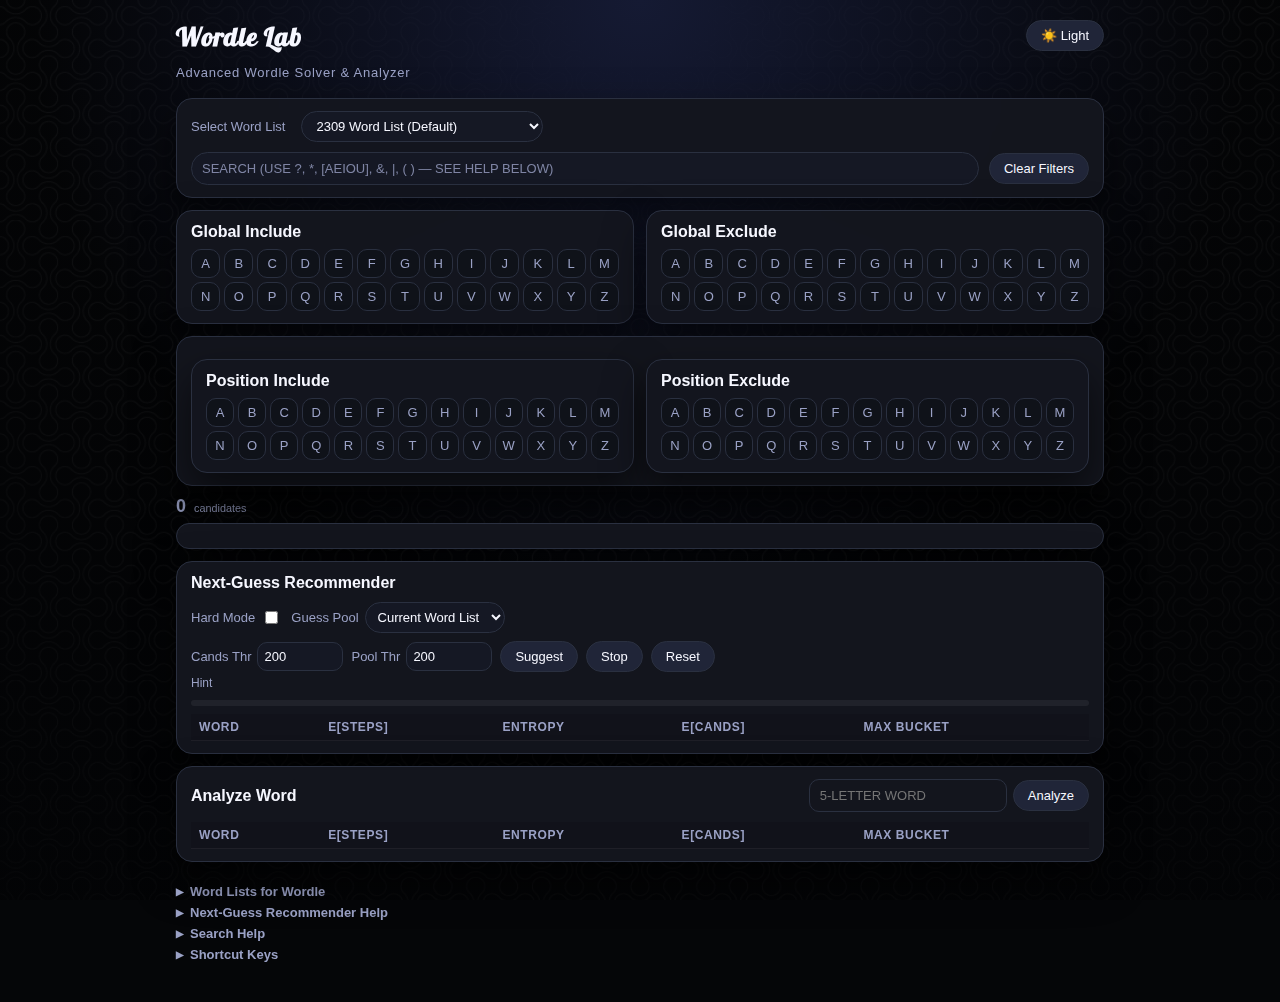
<file: index - v1.html>
<!DOCTYPE html>
<html lang="en">
  <head>
    <meta charset="utf-8">
	<meta name="viewport" content="width=device-width, initial-scale=1">
	<title>Wordle Lab – Advanced Wordle Solver & Analyzer</title>
	<meta name="description" content="Wordle Lab is an advanced Wordle solver and analyzer that recommends optimal guesses using entropy-based analysis, E[steps], E[cands], and Max Bucket metrics.">
	<meta name="keywords" content="Wordle, Wordle Solver, Wordle Helper, Wordle Analyzer, Wordle Strategy, Entropy, E[steps], E[cands], Max Bucket, Wordle Lab">
	<meta name="author" content="Jaehong Kim">
	<meta name="robots" content="index,follow,max-snippet:-1,max-image-preview:large,max-video-preview:-1">
	<meta name="theme-color" content="#0f1115">
	
	<!-- Open Graph (for Facebook, LinkedIn, etc.) -->
	<meta property="og:title" content="Wordle Lab – Advanced Wordle Solver & Analyzer">
	<meta property="og:description" content="Wordle Lab is an advanced Wordle solver and analyzer that recommends optimal guesses using entropy-based analysis, E[steps], E[cands], and Max Bucket metrics.">
	<meta property="og:url" content="https://wordlelab.com/">
	<meta property="og:type" content="website">
	<meta property="og:image" content="https://wordlelab.com/preview.png">
	
	<!-- Twitter Card -->
	<meta name="twitter:card" content="summary_large_image">
	<meta name="twitter:title" content="Wordle Lab – Advanced Wordle Solver & Analyzer">
	<meta name="twitter:description" content="Wordle Lab is an advanced Wordle solver and analyzer that recommends optimal guesses using entropy-based analysis, E[steps], E[cands], and Max Bucket metrics.">
	<meta name="twitter:image" content="https://wordlelab.com/preview.png">
	<meta name="twitter:site" content="@DrDrTwice">
	
	<!-- Canonical URL -->
	<link rel="canonical" href="https://wordlelab.com/">
	
	<!-- Favicons & PWA -->
	<link href="./apple-touch-icon.png" rel="apple-touch-icon" sizes="180x180">
	<link href="./favicon-32x32.png" rel="icon" sizes="32x32" type="image/png">
	<link href="./favicon-16x16.png" rel="icon" sizes="16x16" type="image/png">
	<link href="./site.webmanifest" rel="manifest">
	
	<!-- ===== Structured Data (JSON-LD) ===== -->
	<script type="application/ld+json">
	{
	  "@context": "https://schema.org",
	  "@type": "WebSite",
	  "name": "Wordle Lab",
	  "url": "https://wordlelab.com/",
	  "applicationCategory": "EducationalApplication",
	  "operatingSystem": "Web",
	  "description": "Wordle Lab is an advanced Wordle solver and analyzer that recommends optimal guesses using entropy-based analysis, E[steps], E[cands], and Max Bucket metrics.",
	  "inLanguage": ["en"],
	  "keywords": [
	    "Wordle lab", "Wordle helper", "Wordle analyzer", "Wordle solver", "Wordle entropy", "E[steps]", "expected candidates", "Max Bucket", "next guess recommender", "Hard Mode"
	  ],
	  "author": { "@type": "Person", "name": "Jaehong Kim" }
	}
	</script>
	<link rel="stylesheet" href="style.css">
  </head>
  <body>
    <div class="wrap">
	  <!-- Header -->
	  <div class="header-row">
	    <h1>
		  <span class="brand">
		  Wordle Lab
		  </span>
		  <br>
		  <span class="tag">
		    Advanced Wordle Solver & Analyzer		  
		  </span>		
		</h1>
		<button class="btn" id="modeToggle" title="Toggle Dark/Light">
		  🌙 Dark
		</button>	  
	  </div>
	  <!-- Top controls -->
	  <div class="card" style="margin-bottom:12px">
	    <!-- Word List Dropdown Menu Style-->
	    <div class="bar">
		  <label for="wordListSelect" style="font-size:13px; color:var(--sub); margin-right:6px;">
		    Select Word List
		  </label>
		  <select id="wordListSelect">
		    <option value="wl2309">2309 Word List (Default)</option>
			<option value="wl3200">3200 Extended Word List</option>
			<!-- <option value="wl14855">14855 Guessable words list</option> -->
			<option value="custom">Custom Word List (Upload CSV…)</option>
		  </select>
		</div>
		<input id="fileInput" type="file" accept=".txt,.csv" style="display:none" />
		<!-- Word List Button Style-->
	    <!-- <div class="bar">
		  <label class="filelabel">
		    <input accept=".csv,.txt" id="fileInput" type="file">
			<button class="btn" id="chooseFileBtn">
			  Upload Custom List (CSV)
			</button>
		  </label>
		  <button class="btn" id="use2309">
		    2309 Word Pool (Default)
		  </button>
		  <button class="btn" id="use3200">
		    3200 Word Pool
		  </button>
		  <button class="btn" id="use14855">
		    14855 Word Pool
		  </button>
		</div> -->
		<div class="bar" style="margin-top:10px">
		  <div class="search">
		    <input id="searchBox" placeholder="Search (use ?, *, [AEIOU], &amp;, |, ( ) &mdash; see help below)" style="text-transform:uppercase;">
		  </div>
		  <button class="btn" id="clearAll">
		    Clear Filters
		  </button>
		</div>
	  </div>
	  <!-- Global include/exclude -->
	  <div class="row">
	    <div class="card" style="flex:1;min-width:320px">
		  <div style="margin-bottom:8px">
		    <strong>Global Include</strong>
		  </div>
		  <div class="grid" id="gInc">
		  </div>
		</div>
		<div class="card" style="flex:1;min-width:320px">
		  <div style="margin-bottom:8px">
		    <strong>Global Exclude</strong>
		  </div>
		  <div class="grid" id="gExc">
		  </div>
		</div>
	  </div>
	  <!-- Position include/exclude -->
	  <div class="card" style="margin-top:12px">
	    <div class="tabs" id="tabs">
		</div>
		<div class="row" style="margin-top:10px">
		  <div class="card" style="flex:1;min-width:280px">
		    <div style="margin-bottom:8px">
			  <strong>Position Include</strong>
			</div>
			<div class="grid" id="pInc">
			</div>
		  </div>
		  <div class="card" style="flex:1;min-width:280px">
		    <div style="margin-bottom:8px">
			  <strong>Position Exclude</strong>
			</div>
			<div class="grid" id="pExc">
			</div>
		  </div>			
		</div>	  
	  </div>
	  <!-- Counter -->
	  <div class="counter">
	    <span id="count">
		  0
		</span>
		<small>candidates</small>
	  </div>
	  <!-- List -->
	  <div class="card list" style="margin-top:6px">
	    <ul id="words">
		</ul>
	  </div>
	  <!-- Recommender -->
	  <div class="card" style="margin-top:12px">
	    <div class="bar" style="justify-content:space-between">
		  <div>
		    <strong>Next-Guess Recommender</strong>
			<span class="tag">
			  <!-- (Entropy-based) -->
			</span>
		  </div>
		</div>
		<!-- Controls: row 1 -->
		<div class="ctl" style="margin-top:10px">
		  <label title="Enforce feedback consistency (Wordle Hard Mode rules)">
		    Hard Mode
			<input id="hardMode" type="checkbox">
			</input>
		  </label>
		  <label title="Guess pool used when Hard Mode is OFF">
		    Guess Pool
			<select id="poolSelect">
			  <option selected="" value="current">
			    Current Word List
			  </option>
			  <option value="2309">
			    2309 Word List
			  </option>
			  <option value="3200">
			    3200 Word List
			  </option>
			  <option value="14855">
			    14855 Word List
			  </option>			
			</select>		  
		  </label>		
		</div>
		<!-- Controls: row 2 -->
		<div class="button-container">
		  <label id="candsLabel" title="Cap the number of candidate guesses from the main candidate list">
		    Cands Thr
			<input id="candsThreshold" min="1" type="number" value="200">
		  </label>
		  <label id="thrLabel" title="Cap the number of external guesses from the extended pool (applies only when Hard Mode is OFF)">
		    Pool Thr
			<input id="poolThreshold" min="0" type="number" value="200"/>
		  </label>
		  <span id="space-1"></span>
		  <button id="suggestNext" class="btn">
		    Suggest
		  </button>
		  <button id="stopBtn" class="btn">
		    Stop
		  </button>
		  <button id="resetSuggest" class="btn">
		    Reset
		  </button>		
		</div>
		<div class="hint" id="modeNote" style="margin-top:4px">
		  Hint
		</div>
		<!-- Progress + status -->
		<div class="progress" style="margin-top:10px">
		  <div class="barin" id="pbar">
		  </div>
		</div>
		<div class="hint" id="suggestStatus" style="margin-top:8px">
		</div>
		<!-- Table -->
		<div style="overflow:auto;margin-top:8px">
		  <table>
		    <thead>
			  <tr>
			    <th>
				  Word
				</th>
				<th id="sort-steps" role="button" tabindex="0" title="Click to show the Top 10 by E[steps] (smaller is better)">
				  E[steps]
				</th>
				<th id="sort-entropy" role="button" tabindex="0" title="Click to show the Top 10 by Entropy (higher is better)">
				  Entropy
				</th>
				<th id="sort-cands" role="button" tabindex="0" title="Click to show the Top 10 by E[cands] (smaller is better)">
				  E[cands]
				</th>
				<th id="sort-bucket" role="button" tabindex="0" title="Click to show the Top 10 by Max Bucket (smaller is better)">
				  Max Bucket
				</th>
			  </tr>
			</thead>
			<tbody id="suggestTable">
			</tbody>		  
		  </table>		
		</div>	  
	  </div>
	  <!-- Analyze Word -->
	  <div class="card" id="analyzeCard" style="margin-top:12px">
	    <div class="bar" style="justify-content:space-between; gap:8px;">
		  <div>
		    <strong>Analyze Word</strong>
			<span class="tag">
			  <!-- (w.r.t. current candidate list) -->
			</span>		  
		  </div>
		  <div class="bar" style="gap:6px;">
		    <input id="analyzeInput" maxlength="5" placeholder="5-letter word" style="text-transform:uppercase;padding:8px 10px;border-radius:10px;border:1px solid var(--border);background:var(--input);color:var(--fg)">
			<button class="btn" id="analyzeBtn">
			  Analyze
			</button>
		  </div>		
		</div>
		<div style="overflow:auto;margin-top:10px">
		  <table>
		    <thead>
			  <tr>
			    <th>
				  Word
				</th>
				<th>
				  E[steps]
				</th>
				<th>
				  Entropy
				</th>
				<th>
				  E[cands]
				</th>
				<th>
				  Max Bucket
				</th>
			  </tr>
			</thead>
			<tbody id="analyzeTable">
			</tbody>
		  </table>		
		</div>	  
	  </div>
	  <!-- Help -->
	  <div class="help">
	    <!-- Word Lists for Wordle -->
	    <strong id="wordListsToggle" class="toggle-header">Word Lists for Wordle</strong>
		<div id="wordListsContent" class="toggle-content">
		  <p>Here are three commonly referenced word lists associated with the game Wordle: the “2309”, “3200”, and “14855” word lists. None of these lists have been officially confirmed as the definitive answer sets by the creators of Wordle.</p>
		  <ul>
		    <li>
			  <strong>2309 Word List</strong>: <p>Many players report seeing answers from this 2,309‑word list, though there are exceptions.</p>
			</li>
			<li>
			  <strong>3200 Word List</strong>: <p>The 3,200‑word list is often used as a broader “answers” list in community tools.</p>
			</li>
			<li>
			  <strong>14855 Word List</strong>: <p>This much larger list, containing 14,855 words, is believed to reflect the broader vocabulary of words accepted by the game as guesses (rather than necessarily as answers).</p>
			</li>
		  </ul>
		  <p>Each of these lists plays a different role: the 2309 list as a common answers reference, the 3200 list for extended answer coverage, and the 14855 list for comprehensive guess vocabulary.</p>		
		</div>
		<br>
		<!-- Next-Guess Recommender Help -->
		<strong id="recommenderToggle" class="toggle-header">Next-Guess Recommender Help</strong>
		<div id="recommenderContent" class="toggle-content">
		  <ul>
		    <br>
			<li>
			  <strong>Next-Guess Recommender</strong>: This tool uses an <strong>entropy-based</strong> approach to narrow down the list of candidate guesses. Initially, it ranks words based on their <strong>entropy</strong>, which measures the uncertainty or information content of the words. After narrowing down the candidates using entropy, other factors such as <strong>E[steps]</strong>, <strong>E[cands]</strong>, and <strong>max bucket</strong> are used to further refine the recommendations.
			</li>
			<br>
		    <li>
			  <strong>ENTROPY</strong>: A measure of uncertainty, where higher values indicate words with more potential for narrowing down the solution space. Entropy values represent how "informative" a word is when used as a guess.
			</li>		  
		    <li>
			  <strong>E[STEPS]</strong>: An estimate of the number of steps required to guess the target word, given the current pool of candidate words. This is an approximation and may not always be 100% accurate.
			</li>		  
		    <li>
			  <strong>E[CANDS]</strong>: The expected number of candidates remaining after a guess, based on the current word pool. This metric helps assess how effective a guess is in reducing the search space.
			</li>		  
		    <li>
			  <strong>MAX BUCKET</strong>: The size of the largest group of words that would result from guessing a particular word, given the current state of the game. This value helps identify words that will divide the remaining possibilities evenly.
			</li>
 			<br> 
		    <li>
			  <strong>Hard Mode ON</strong>: Guesses are made only from the top-ranked (Cands Thr) candidates based on entropy.
			</li>		  
		    <li>
			  <strong>Hard Mode OFF</strong>: Guesses are made from both the top-ranked (Cands Thr) candidates and top-ranked words from the external pool (Pool Thr), based on entropy.
			</li>
		    <li>
			  <strong>Cands Thr (Candidates Threshold)</strong>: The maximum number of top-ranked candidate guesses from the main candidate list, selected based on entropy, used for the recommendation.
			</li>
		    <li>
			  <strong>Pool Thr (Pool Threshold)</strong>: The maximum number of top-ranked external pool guesses, selected based on entropy, used for the recommendation (only applies when Hard Mode is OFF).
			</li>			
		  </ul>		
		</div>
		<br>
		<!-- Search Help -->
		<strong id="searchHelpToggle" class="toggle-header">Search Help</strong>
		<div id="searchHelpContent" class="toggle-content">
		  <ul>
		    <li>
			  <strong>?</strong>: Exactly one letter (e.g.,<code>A?E</code>&rarr;<em>ACE, APE, ARE</em>)
			</li>
			<li>
			  <strong>*</strong>: Zero or more letters (e.g.,<code>E*E</code>&rarr;<em>AGREE, EAGLE, EERIE</em>)
			</li>
			<li>
			  <strong>[AEIOU]</strong>: Any one listed; <strong>[^AEIOU]</strong>: Not these (e.g.,<code>[^AEIOU]ATE</code>&rarr;<em>SLATE, CRATE</em>)
			</li>
			<li>
			  <strong>&amp;</strong>: AND; <strong>|</strong>: OR (AND has higher precedence)
			</li>
			<li>
			  <strong>( )</strong>: Group terms (e.g.,<code>(ING &amp; R) | (A?E &amp; N)</code>)
			</li>
		  </ul>		
		</div>
		<br>
		<!-- Shortccut Keys -->
		<strong id="keyboardHintsToggle" class="toggle-header">Shortcut Keys</strong>
		<div id="keyboardHintsContent" class="toggle-content">
		  <ul>
		    <li>
			  <strong>Letter</strong>: Global Include
			</li>
			<li>
			  <strong>Alt+Letter</strong>: Global Exclude
			</li>
			<li>
			  <strong>Shift+Letter</strong>: Position Include
			</li>
			<li>
			  <strong>Ctrl+Letter</strong>: Position Exclude
			</li>
			<li>
			  <strong>1&ndash;5</strong>: Switch Tab
			</li>
			<li>
			  <strong>/</strong>: Search
			</li>
			<li>
			  <strong>@</strong>: Analyze Word
			</li>
			<li>
			  <strong>`</strong>: Theme
			</li>
		  </ul>		
		</div>	  
	  </div>	  
	</div>
	<script src="main.js"></script>
  </body>
</html>
</file>
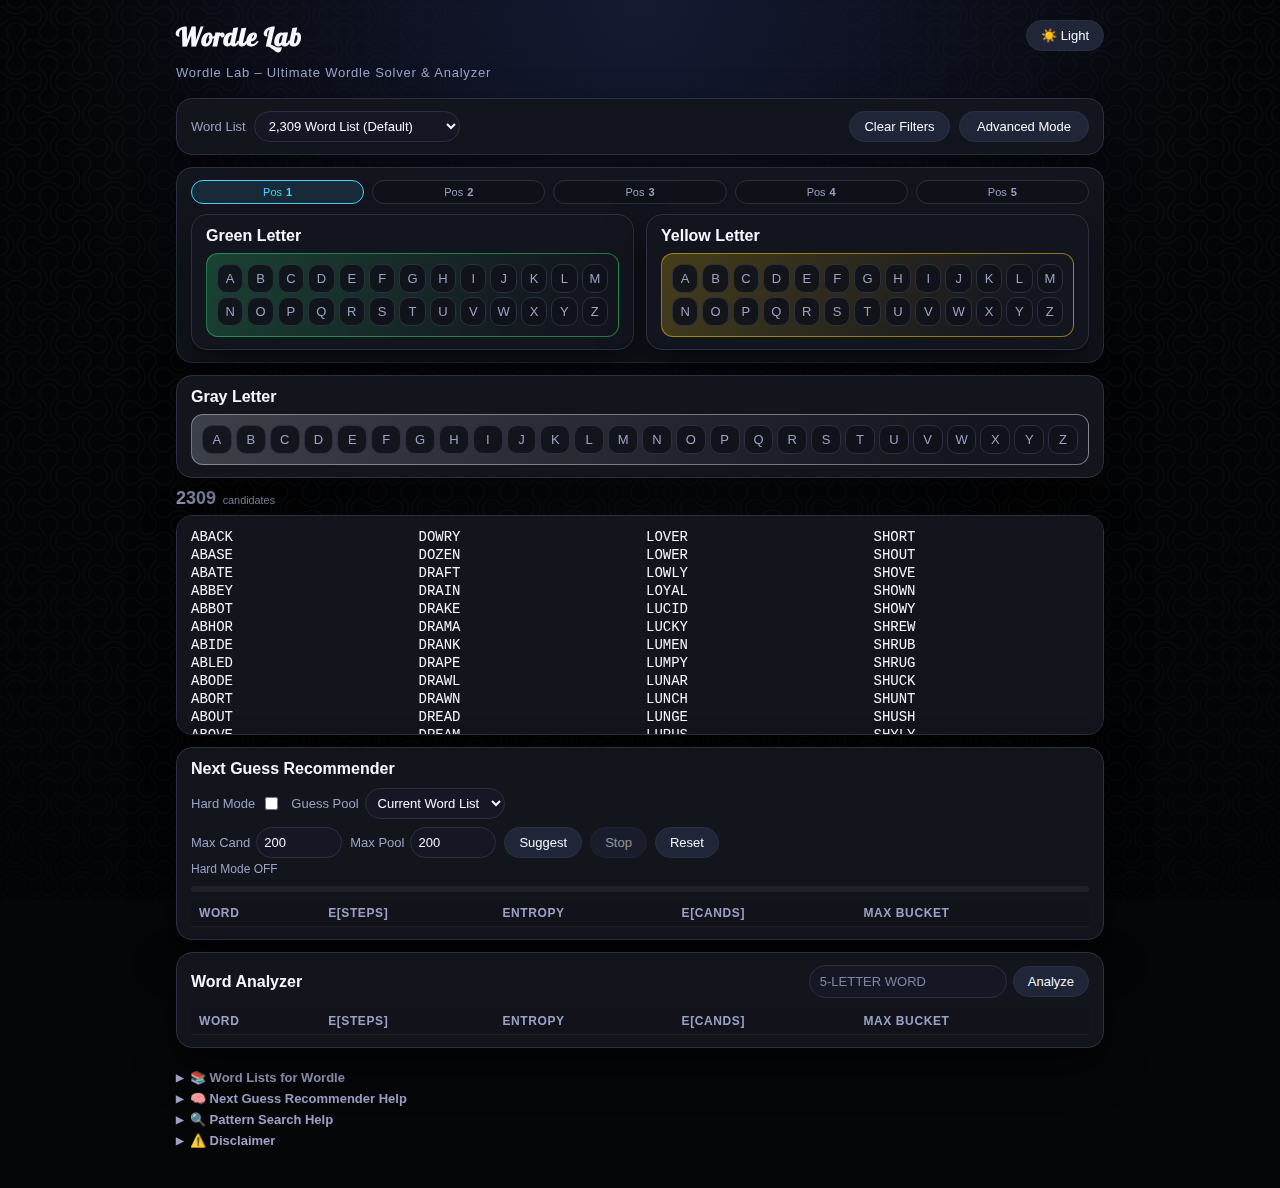
<file: index - v2.html>
<!DOCTYPE html>
<html lang="en">
<head>
	<meta charset="utf-8">
	<meta name="viewport" content="width=device-width, initial-scale=1">
	<title>Wordle Lab – Ultimate Wordle Solver & Analyzer</title>
	<meta name="description" content="Wordle Lab is an ultimate Wordle solver and entropy-based analyzer with Basic and Advanced modes.">
	<meta name="keywords" content="Wordle, Wordle Lab, Wordle Solver, Wordle Helper, Wordle Analyzer, Wordle Strategy, Entropy, E[steps], E[cands], Max Bucket, Next Guess Recommender, Hard Mode, Basic Mode, Advanced Mode">
	<meta name="author" content="Jaehong Kim">
	<meta name="robots" content="index,follow,max-snippet:-1,max-image-preview:large,max-video-preview:-1">
	<meta name="theme-color" content="#0f1115">
	
	<!-- Open Graph (for Facebook, LinkedIn, etc.) -->
	<meta property="og:title" content="Wordle Lab – Ultimate Wordle Solver & Analyzer">
	<meta property="og:description" content="Wordle Lab is an ultimate Wordle solver and entropy-based analyzer with Basic and Advanced modes.">
	<meta property="og:url" content="https://wordlelab.com/">
	<meta property="og:type" content="website">
	<meta property="og:image" content="https://wordlelab.com/preview.png">
	
	<!-- Twitter Card -->
	<meta name="twitter:card" content="summary_large_image">
	<meta name="twitter:title" content="Wordle Lab – Ultimate Wordle Solver & Analyzer">
	<meta name="twitter:description" content="Wordle Lab is an ultimate Wordle solver and entropy-based analyzer with Basic and Advanced modes.">
	<meta name="twitter:image" content="https://wordlelab.com/preview.png">
	<meta name="twitter:site" content="@DrDrTwice">
	
	<!-- Canonical URL -->
	<link rel="canonical" href="https://wordlelab.com/">
	
	<!-- Favicons & PWA -->
	<link href="./apple-touch-icon.png" rel="apple-touch-icon" sizes="180x180">
	<link href="./favicon-32x32.png" rel="icon" sizes="32x32" type="image/png">
	<link href="./favicon-16x16.png" rel="icon" sizes="16x16" type="image/png">
	<link href="./site.webmanifest" rel="manifest">
	
	<!-- ===== Structured Data (JSON-LD) ===== -->
	<script type="application/ld+json">
	{
	  "@context": "https://schema.org",
	  "@type": "WebSite",
	  "name": "Wordle Lab",
	  "url": "https://wordlelab.com/",
	  "applicationCategory": "EducationalApplication",
	  "operatingSystem": "Web",
	  "description": "Wordle Lab is an ultimate Wordle solver and entropy-based analyzer with Basic and Advanced modes.",
	  "inLanguage": ["en"],
	  "keywords": [
	    "Wordle lab", "Wordle helper", "Wordle analyzer", "Wordle solver", "Wordle entropy", "E[steps]", "expected candidates", "Max Bucket", "Next Guess Recommender", "Hard Mode", "Basic Mode", "Advanced Mode"
	  ],
	  "author": { "@type": "Person", "name": "Jaehong Kim" }
	}
	</script>

	<link rel="stylesheet" href="style - v2.css">

</head>

<body>
<div class="wrap">

<!-- Header -->
<div class="header-row">
	<h1>
		<span class="brand">
		Wordle Lab
		</span>
		<br>
		<span class="tag">
			Wordle Lab – Ultimate Wordle Solver &amp; Analyzer
		</span>
	</h1>
	<button class="btn" id="modeToggle" title="Toggle Dark/Light">
		☀️ Light
	</button>
</div>

<!-- Top controls -->
<div class="card" style="margin-bottom:12px">
	<div class="bar top-controls">
		<div class="top-controls-left">
			<label for="wordListSelect">
				Word List
			</label>
			<select id="wordListSelect">
				<option value="wl2309">2,309 Word List (Default)</option>
				<option value="wl3200">3,200 Extended Word List</option>
				<option value="wl14855">14,855 Guessable Word List</option> 
				<option value="custom">Custom List (Upload CSV)</option>
			</select>
			<input id="fileInput" type="file" accept=".txt,.csv" style="display:none">
		</div>
		<div class="top-controls-right">
			<button class="btn" id="clearAll" style="margin-right:5px">Clear Filters</button>
			<button id="filterModeToggle" class="btn">Advanced Mode</button>
		</div>
	</div>
</div>

<!--
<div class="card" style="margin-bottom:12px">
	<div class="bar">
		<label for="wordListSelect" style="font-size:13px; color:var(--sub); margin-right:6px;">
			Select Word List
		</label>
		<select id="wordListSelect">
			<option value="wl2309">2309 Word List (Default)</option>
			<option value="wl3200">3200 Extended Word List</option>

			<option value="custom">Custom Word List (Upload CSV…)</option>
		</select>
		<input id="fileInput" type="file" accept=".txt,.csv" style="display:none">
		<button class="btn" id="clearAll">
			Clear Filters
		</button>
		<button id="filterModeToggle" class="btn" title="Toggle Basic/Advanced" >
			Basic Mode
		</button>
	</div>
</div>
-->

<!-- Basic Mode -->
<div id="basicPanel" >
	<div class="card" style="margin-top:12px">
		<div class="tabs" id="basicTabs">
		</div>
		<div class="row" style="margin-top:10px">
			<div class="card" id="basicPosCardGreen" style="flex:1;min-width:280px">
				<div style="margin-bottom:8px">
					<strong>Green Letter</strong>
				</div>
				<div class="grid" id="greenKeys">
				</div>
			</div>
			<div class="card" id="basicPosCardYellow" style="flex:1;min-width:280px">
				<div style="margin-bottom:8px">
					<strong>Yellow Letter</strong>
				</div>
				<div class="grid" id="yellowKeys">
				</div>
			</div>
		</div>
	</div>
	<div class="card" style="margin-top:12px">
		<div style="margin-bottom:8px">
			<strong>Gray Letter</strong>
		</div>
		<div class="graygrid" id="grayKeys" ></div>
	</div>
</div>

<!-- Advanced Mode -->
<div id="advPanel" style="display:none">
	<div class="row" style="margin-top:12px">
		<div class="card" style="flex:1;min-width:320px">
			<div style="margin-bottom:8px">
				<strong>Global Include</strong>
			</div>
			<div class="grid" id="gInc">
			</div>
		</div>
		<div class="card" style="flex:1;min-width:320px">
			<div style="margin-bottom:8px">
				<strong>Global Exclude</strong>
			</div>
			<div class="grid" id="gExc">
			</div>
		</div>
	</div>
	<!-- Position include/exclude -->
	<div class="card" style="margin-top:12px">
		<div class="tabs" id="advTabs">
		</div>
		<div class="row" style="margin-top:10px">
			<div class="card" id="advPosCardInc" style="flex:1;min-width:280px">
				<div style="margin-bottom:8px">
					<strong>Position Include</strong>
				</div>
				<div class="grid" id="pInc">
				</div>
			</div>
			<div class="card" id="advPosCardExc" style="flex:1;min-width:280px">
				<div style="margin-bottom:8px">
					<strong>Position Exclude</strong>
				</div>
				<div class="grid" id="pExc">
				</div>
			</div>
		</div>
	</div>
	<!-- Search -->
	<div class="card" style="margin-top:12px">
		<div class="bar">
			<div style="margin-bottom:8px">
				<strong title="Use ?, *, [AEIOU], &amp; for pattern matching">Pattern Search</strong>
			</div>
			<div class="search">
				<input id="searchBox" placeholder="Search (see help below)" style="text-transform:uppercase;">
			</div>
		</div>
	</div>
</div>

<!-- Counter -->
<div class="counter">
	<span id="count">
		0
	</span>
	<small>candidates</small>
</div>

<!-- List -->
<div class="card list" style="margin-top:6px">
	<ul id="words">
	</ul>
</div>

<!-- Recommender -->
<div class="card" style="margin-top:12px">
	<div class="bar" style="justify-content:space-between">
		<div>
			<strong>Next Guess Recommender</strong>
			<span class="tag">
				<!-- (Entropy-based) -->
			</span>
		</div>
	</div>
	<!-- Controls: row 1 -->
	<div class="ctl" style="margin-top:10px">
		<label title="Enforce feedback consistency (Wordle Hard Mode rules)">
			Hard Mode
			<input id="hardMode" type="checkbox">
			</input>
		</label>
		<label title="Guess pool used when Hard Mode is OFF">
			Guess Pool
			<select id="poolSelect">
				<option selected="" value="current">
					Current Word List
				</option>
				<option value="2309">
					2,309 Word List
				</option>
				<option value="3200">
					3,200 Word List
				</option>
				<option value="14855">
					14,855 Word List
				</option>
			</select>
		</label>
	</div>
	<!-- Controls: row 2 -->
	<div class="button-container">
		<label id="candsLabel" title="Cap the number of candidate guesses from the main candidate list">
			Max Cand
			<input id="maxCand" min="1" type="number" value="200">
		</label>
		<label id="poolLabel" title="Cap the number of external guesses from the extended pool (applies only when Hard Mode is OFF)">
			Max Pool
			<input id="maxPool" min="0" type="number" value="200">
		</label>
		<button id="suggestNext" class="btn">
			Suggest
		</button>
		<button id="stopBtn" class="btn">
			Stop
		</button>
		<button id="resetSuggest" class="btn">
			Reset
		</button>
	</div>
	<div class="hint" id="modeNote" style="margin-top:4px">
		Hint
	</div>
	<!-- Progress + status -->
	<div class="progress" style="margin-top:10px">
		<div class="barin" id="pbar">
		</div>
	</div>
	<div class="hint" id="suggestStatus" style="margin-top:8px">
	</div>
	<!-- Table -->
	<div style="overflow:auto;margin-top:8px">
		<table>
			<thead>
				<tr>
					<th>
						Word
					</th>
					<th id="sort-steps" role="button" tabindex="0" title="Click to show the Top 10 by E[steps] (the smaller, the better)">
						E[steps]
					</th>
					<th id="sort-entropy" role="button" tabindex="0" title="Click to show the Top 10 by Entropy (the bigger, the better)">
						Entropy
					</th>
					<th id="sort-cands" role="button" tabindex="0" title="Click to show the Top 10 by E[cands] (the smaller, the better)">
						E[cands]
					</th>
					<th id="sort-bucket" role="button" tabindex="0" title="Click to show the Top 10 by Max Bucket (the smaller, the better)">
						Max Bucket
					</th>
				</tr>
			</thead>
			<tbody id="suggestTable">
			</tbody>
		</table>
	</div>
</div>


<!-- Analyze Word -->
<div class="card" id="analyzeCard" style="margin-top:12px">
	<div class="bar" style="justify-content:space-between; gap:8px;">
		<div>
			<strong>Word Analyzer</strong>
			<span class="tag">
				<!-- (w.r.t. current candidate list) -->
			</span>
		</div>
		<div class="bar" style="gap:6px;">
			<input id="analyzeInput" maxlength="5" placeholder="5-letter word" style="text-transform:uppercase;">
			<button class="btn" id="analyzeBtn">
				Analyze
			</button>
		</div>
	</div>
		<div style="overflow:auto;margin-top:10px">
			<table>
				<thead>
					<tr>
						<th>
							Word
						</th>
						<th>
							E[steps]
						</th>
						<th>
							Entropy
						</th>
						<th>
							E[cands]
						</th>
						<th>
							Max Bucket
						</th>
					</tr>
				</thead>
				<tbody id="analyzeTable">
				</tbody>
			</table>
		</div>
</div>


<!-- Help -->
<div class="help">
	<!-- Word Lists for Wordle -->
	<strong id="wordListsToggle" class="toggle-header">📚 Word Lists for Wordle</strong>
	<div id="wordListsContent" class="toggle-content">
		<p>Here are three commonly referenced word lists associated with the game Wordle: the “2,309”, “3,200”, and “14,855” word lists. None of these lists have been officially confirmed as the definitive answer sets by the creators of Wordle.</p>
		<ul>
			<li>
				<strong>2,309 Word List</strong>: <p>Many players report seeing answers from this 2,309‑word list, though there are exceptions.</p>
			</li>
			<li>
				<strong>3,200 Word List</strong>: <p>The 3,200‑word list is often used as a broader “answers” list in community tools.</p>
			</li>
			<li>
				<strong>14,855 Word List</strong>: <p>This much larger list, containing 14,855 words, is believed to reflect the broader vocabulary of words accepted by the game as guesses (rather than necessarily as answers).</p>
			</li>
		</ul>
		<p>Each of these lists plays a different role: the 2,309 list as a common answers reference, the 3,200 list for extended answer coverage, and the 14,855 list for comprehensive guess vocabulary.</p>
	</div>
	<br>
	<!-- Next-Guess Recommender Help -->
	<strong id="recommenderToggle" class="toggle-header">🧠 Next Guess Recommender Help</strong>
	<div id="recommenderContent" class="toggle-content">
		<ul>
			<li style="margin-top: 15px;">
				<strong>Next Guess Recommender</strong>: This tool uses an <strong>entropy-based</strong> approach to narrow down the list of candidate guesses. Initially, it ranks words based on their <strong>entropy</strong>, which measures the uncertainty or information content of the words. After narrowing down the candidates using entropy, other factors such as <strong>E[steps]</strong>, <strong>E[cands]</strong>, and <strong>max bucket</strong> are used to further refine the recommendations.
			</li>
			<li style="margin-top: 15px;">
				<strong>ENTROPY</strong>: A measure of uncertainty, where higher values indicate words with more potential for narrowing down the solution space. Entropy values represent how "informative" a word is when used as a guess. The bigger, the better.
			</li>
			<li>
				<strong>E[STEPS]</strong>: An estimate of the number of steps required to guess the target word, given the current pool of candidate words. This is an approximation and may not always be 100% accurate. The smaller, the better.
			</li>
			<li>
				<strong>E[CANDS]</strong>: The expected number of candidates remaining after a guess, based on the current word pool. This metric helps assess how effective a guess is in reducing the search space. The smaller, the better.
			</li>
			<li>
				<strong>MAX BUCKET</strong>: The size of the largest group of words that would result from guessing a particular word, given the current state of the game. This value helps identify words that will divide the remaining possibilities evenly. The smaller, the better.
			</li>
			<li style="margin-top: 15px;">
				<strong>Hard Mode ON</strong>: Guesses are made only from the top-ranked (Max Cand) candidates based on entropy.
			</li>
			<li>
				<strong>Hard Mode OFF</strong>: Guesses are made from both the top-ranked (Max Cand) candidates and top-ranked (Max Pool) words from the external pool, based on entropy.
			</li>
			<li style="margin-top: 15px;">
				<strong>Max Cand (Max Candidates)</strong>: The maximum number of top-ranked candidate guesses from the main candidate list, selected based on entropy, used for the recommendation.
			</li>
			<li>
				<strong>Max Pool (Max Guess Pool)</strong>: The maximum number of top-ranked external pool guesses, selected based on entropy, used for the recommendation (only applies when Hard Mode is OFF).
			</li>
		</ul>
	</div>
	<br>
	<!-- Search Help -->
	<strong id="searchHelpToggle" class="toggle-header">🔍 Pattern Search Help</strong>
	<div id="searchHelpContent" class="toggle-content">
		<ul>
			<li style="margin-top: 15px;">
				<strong>?</strong>: Exactly one letter (e.g.,<code>A?E</code>&rarr;<em>ACE, APE, ARE</em>)
			</li>
			<li>
				<strong>*</strong>: Zero or more letters (e.g.,<code>E*E</code>&rarr;<em>AGREE, EAGLE, EERIE</em>)
			</li>
			<li>
				<strong>[AEIOU]</strong>: Any one listed; <strong>[^AEIOU]</strong>: Not these (e.g.,<code>[^AEIOU]ATE</code>&rarr;<em>SLATE, CRATE</em>)
			</li>
			<li>
				<strong>&amp;</strong>: AND; <strong>|</strong>: OR (AND has higher precedence)
			</li>
			<li>
				<strong>( )</strong>: Group terms (e.g.,<code>(ING &amp; R) | (A?E &amp; N)</code>)
			</li>
		</ul>
	</div>
	<br>
	<!-- ⚠️ Disclaimer -->
	<strong id="disclaimerToggle" class="toggle-header">⚠️ Disclaimer</strong>
	<div id="disclaimerContent" class="toggle-content">
		<p>This tool is an independent, unofficial helper for the game <strong>Wordle</strong>. It is provided for educational and entertainment purposes only.</p>
		<p>All word lists, recommendations, and computed results are provided <strong>“as is”</strong> with <strong>no guarantees of accuracy or completeness</strong>. Actual Wordle answers may differ from the words shown or suggested here.</p>
		<p><strong>Wordle</strong> is a trademark of <strong>The New York Times Company</strong>. This site is <strong>not affiliated with, endorsed by, or associated with The New York Times or Wordle</strong>.</p>
	</div>
	<br>
</div>

</div>

<script src="main - v2.js"></script>
</body>
</html>
</file>
<file: style.css>
/* ========== Fonts ========== */
@font-face {
  font-family: "Lobster";
  src: url('./Lobster-Regular.ttf') format('truetype');
  font-weight: 400;
  font-style: normal;
}

/* ========== Theme Tokens (Dark as base) ========== */
:root{
  --bg-main:#050608;
  --bg-card:rgba(20,22,30,0.96);
  --bg-card-soft:rgba(16,18,26,0.9);
  --bg-input:#151824;
  --border:#2a3040;
  --fg:#f6f7ff;
  --sub:#9aa1c5;
  --accent:#4dd0ff;
  --accent-soft:rgba(77,208,255,0.12);
  --danger:#ff6b81;
  --btn:#202538;
  --btnHover:#2b3250;
  --shadow:0 18px 40px rgba(0,0,0,0.55);
  --overlay:radial-gradient(circle at top,#151a33 0,rgba(5,6,8,0.7) 55%,rgba(3,4,6,0.88) 100%);
  --bg-bright:0.7;
  --bg-blur:0.4px;
  --font-main:-apple-system,BlinkMacSystemFont,"Segoe UI",Roboto,Helvetica,Arial,sans-serif;
}

/* Light theme overrides */
body.light{
  --bg-main:#f5f6fb;
  --bg-card:rgba(255,255,255,0.96);
  --bg-card-soft:rgba(255,255,255,0.94);
  --bg-input:#f3f4fd;
  --border:#d5d8ea;
  --fg:#141624;
  --sub:#667099;
  --accent:#5c6ffb;
  --accent-soft:rgba(92,111,251,0.09);
  --danger:#e5415f;
  --btn:#e3e6fb;
  --btnHover:#d6daf8;
  --shadow:0 16px 32px rgba(15,17,25,0.16);
  --overlay:radial-gradient(circle at top,#ffffff 0,#f5f6fb 50%,#eef0fa 100%);
  --bg-bright:1.2;
  --bg-blur:0.7px;
}

/* ========== Reset & Base ========== */
*,*::before,*::after{box-sizing:border-box}
html,body{
  margin:0;
  padding:0;
}
body{
  min-height:100vh;
  font-family:var(--font-main);
  background:var(--bg-main);
  color:var(--fg);
}

/* ========== Background Images ========== */
/* Dark mode image */
body::before{
  content:"";
  position:fixed;
  inset:0;
  background:url('./double-bubble-dark.png') center/460px repeat;
  filter:brightness(var(--bg-bright)) saturate(1) blur(var(--bg-blur));
  z-index:-2;
  pointer-events:none;
  will-change:transform;
}
/* Light mode image */
body.light::before{
  content:"";
  position:fixed;
  inset:0;
  background:url('./symphony.png') center/420px repeat;
  filter:brightness(1.3) saturate(1.05) blur(0.7px);
  z-index:-2;
  pointer-events:none;
  will-change:transform;
}
/* Overlay */
body::after{
  content:"";
  position:fixed;
  inset:0;
  background:var(--overlay);
  z-index:-1;
  pointer-events:none;
}

/* ========== Layout ========== */
.wrap{
  max-width:960px;
  margin:0 auto;
  padding:20px 16px 40px;
}

/* Header */
.header-row{
  display:flex;
  align-items:flex-start;
  justify-content:space-between;
  gap:12px;
  margin-bottom:14px;
}
h1{
  margin:0;
  font-size:26px;
  letter-spacing:0.03em;
}
h1 .tag{
  display:inline-block;
  margin-top:4px;
  font-size:13px;
  font-weight:400;
  color:var(--sub);
}
.brand{
  font-family:"Lobster", cursive;
}

/* ========== Cards, Rows, Lists ========== */
.card{
  background:var(--bg-card);
  border-radius:16px;
  border:1px solid var(--border);
  box-shadow:var(--shadow);
  padding:12px 14px;
  backdrop-filter:blur(18px);
}
.row{
  display:flex;
  gap:12px;
  flex-wrap:wrap;
}
.list{
  max-height:220px;
  overflow:auto;
}

/* ========== Buttons ========== */
.btn{
  background:var(--btn);
  border:1px solid var(--border);
  color:var(--fg);
  border-radius:999px;
  padding:7px 14px;
  font-size:13px;
  cursor:pointer;
  display:inline-flex;
  align-items:center;
  gap:6px;
  transition:
    background .15s ease,
    border-color .15s ease,
    transform .05s ease,
    box-shadow .15s ease;
}
.btn:hover{
  background:var(--btnHover);
  box-shadow:0 0 0 1px rgba(255,255,255,0.06);
}
.btn:active{transform:scale(.97)}
.btn[disabled]{opacity:.55;cursor:not-allowed}

/* Theme / mode toggle buttons */
#modeToggle,
#modeSwitch{
  white-space:nowrap;
}

/* ========== Top Controls (Word list / Clear / Basic–Advanced) ========== */
.bar{
  display:flex;
  align-items:center;
  gap:10px;
  flex-wrap:wrap;
}
.top-controls{
  justify-content:space-between;
}
.top-controls-left{
  display:flex;
  flex-wrap:wrap;
  gap:8px;
  align-items:center;
}
.top-controls-right{
  margin-left:auto;
}

/* Selects */
.bar select{
  padding:6px 10px;
  border-radius:999px;
  border:1px solid var(--border);
  background:var(--bg-input);
  color:var(--fg);
  font-size:13px;
}

/* Search input (Advanced mode / Search Strings can be written in the card) */
.search{
  flex:1 1 200px;
}
.search input{
  width:100%;
  padding:8px 10px;
  border-radius:999px;
  border:1px solid var(--border);
  background:var(--bg-input);
  color:var(--fg);
  font-size:13px;
}
.search input::placeholder{
  color:var(--sub);
  opacity:.8;
}

/* Analyze input common style */
#analyzeInput{
  min-width:120px;
  padding:8px 10px;
  border-radius:10px;
  border:1px solid var(--border);
  background:var(--bg-input);
  color:var(--fg);
  font-size:13px;
}

/* ========== Letter Keyboards ========== */
/* Basic grid (Global / Position / Yellow / Gray etc) */
.grid{
  display:grid;
  grid-template-columns:repeat(13,minmax(0,1fr));
  gap:4px;
}


/* === Gray Letters (desktop sizing fix) === */
@media (min-width: 622px) {
  .graygrid {
    grid-template-columns: repeat(26, 1fr);
  }
}


/* Default key style */
.k{
  border-radius:10px;
  border:1px solid var(--border);
  padding:6px 0;
  text-align:center;
  font-size:13px;
  cursor:pointer;
  user-select:none;
  background:var(--bg-card-soft);
  color:var(--sub);
  transition:
    background .12s ease,
    border-color .12s ease,
    color .12s ease,
    transform .05s ease;
}
.k:hover{transform:translateY(-1px)}

/* Basic Include / Exclude (for Advanced mode) */
.k.inc{
  background:var(--accent-soft);
  border-color:var(--accent);
  color:var(--accent);
}
.k.exc{
  background:rgba(229,65,95,0.07);
  border-color:var(--danger);
  color:var(--danger);
}

/* Lock status during calculation */
.grid.locked .k,
.graygrid.locked .k{
  pointer-events:none;
  opacity:0.45;
}

/* ========== Easy Mode Color (Green / Yellow / Gray) ========== */
/* Green keys (Correct answer letter for current active pos) */
#greenKeys .k.inc{
  background:rgba(46,204,113,0.18);
  border-color:#2ecc71;
  color:#2ecc71;
}

/* Yellow keys: This character is included, but not in the current position (Position Exclude) */
#yellowKeys .k.exc{
  background:rgba(241,196,15,0.18);
  border-color:#f1c40f;
  color:#f1c40f;
}

/* Gray keys: A letter that is not in the word at all (Global Exclude) */
#grayKeys .k.exc{
  background:rgba(149,165,166,0.2);
  border-color:#95a5a6;
  color:#ecf0f1; 
}

/* ========== Tabs (Pos 1–5) – Common to Advanced & Basic ========== */
.tabs{
  display:grid;
  grid-template-columns:repeat(5,1fr);
  gap:8px;
}
.tab{
  border-radius:999px;
  border:1px solid var(--border);
  background:var(--bg-card-soft);
  color:var(--sub);
  padding:5px 10px;
  font-size:11px;
  cursor:pointer;
  display:inline-flex;
  align-items:center;
  justify-content:center;
  gap:4px;
}
.tab .num{font-weight:600}
.tab.active{
  background:var(--accent-soft);
  border-color:var(--accent);
  color:var(--accent);
}
@media(max-width:340px){
  .tab .label{display:none}
}

/* ========== Counter & Word list ========== */
.counter{
  margin-top:10px;
  font-size:13px;
  color:var(--sub);
}
.counter span{
  font-weight:600;
  font-size:18px;
  margin-right:3px;
}

/* Candidate word list */
#words{
  list-style:none;
  margin:0;
  padding:0;
  columns:4 110px;
  column-gap:12px;
  font-family:"SF Mono","Roboto Mono",ui-monospace,Menlo,Monaco,monospace;
  font-size:13px;
}
#words li{
  break-inside:avoid;
  padding:1px 0;
}

/* ========== Recommender controls (Hard / Guess Pool / thresholds) ========== */
.ctl{
  display:flex;
  gap:10px;
  flex-wrap:wrap;
  align-items:center;
}
.ctl label{
  font-size:13px;
  color:var(--sub);
  display:flex;
  gap:6px;
  align-items:center;
}
.ctl input[type="checkbox"]{
  accent-color:var(--accent);
}
.ctl select{
  padding:6px 8px;
  border-radius:999px;
  border:1px solid var(--border);
  background:var(--bg-input);
  color:var(--fg);
  font-size:13px;
}

/* Cands Thr + Pool Thr + Suggest / Stop / Reset */
.button-container{
  display:flex;
  flex-wrap:wrap;
  gap:8px;
  align-items:center;
  margin-top:8px;
}
.button-container label{
  font-size:13px;
  color:var(--sub);
  display:flex;
  align-items:center;
  gap:6px;
}
.button-container input[type="number"]{
  width:86px;
  padding:6px;
  border-radius:10px;
  border:1px solid var(--border);
  background:var(--bg-input);
  color:var(--fg);
  font-size:13px;
}
.button-container .btn{
  padding-inline:14px;
  flex:0 0 auto;
}
#space-1{
  display:none;
  flex-basis:0;
}

/* ========== Progress bar ========== */
.progress{
  position:relative;
  height:6px;
  border-radius:999px;
  background:rgba(255,255,255,0.06);
  overflow:hidden;
}
.progress .barin{
  position:absolute;
  inset:0;
  width:0%;
  border-radius:inherit;
  background:linear-gradient(90deg,var(--accent),#7cf3ff);
  transition:width .12s linear;
}

/* ========== Tables ========== */
table{
  width:100%;
  border-collapse:collapse;
  font-size:13px;
}
th,td{
  padding:6px 8px;
  text-align:left;
  border-bottom:1px solid rgba(255,255,255,0.06);
}
th{
  font-size:12px;
  text-transform:uppercase;
  letter-spacing:0.05em;
  color:var(--sub);
  background:rgba(0,0,0,0.1);
}
body.light th{
  background:rgba(0,0,0,0.02);
}
td{color:var(--fg)}
td.mono{
  font-family:"SF Mono","Roboto Mono",ui-monospace,Menlo,Monaco,monospace;
}

/* Sortable headers */
th#sort-steps,
th#sort-entropy,
th#sort-cands,
th#sort-bucket{
  cursor:pointer;
}
th#sort-steps:focus,
th#sort-entropy:focus,
th#sort-cands:focus,
th#sort-bucket:focus{
  outline:2px solid var(--accent);
  outline-offset:2px;
}

/* ========== Help / Toggle sections ========== */
.help{
  margin-top:16px;
  font-size:13px;
  color:var(--sub);
}
.help ul{
  margin:6px 0 0;
  padding-left:18px;
}
.help li{margin-bottom:4px;}

.toggle-header{
  display:inline-block;
  margin-top:6px;
  cursor:pointer;
  user-select:none;
}
.toggle-header::before{
  content:"▶";
  display:inline-block;
  margin-right:6px;
  font-size:10px;
  transform:translateY(-1px);
}
.toggle-header.open::before{
  content:"▼";
}
.toggle-content{
  display:none;
  margin-top:4px;
}

/* Hints */
.hint{
  font-size:12px;
  color:var(--sub);
}

/* ========== Responsive Tweaks ========== */
@media(max-width:900px){
  #words{columns:3 110px}
}
@media(max-width:720px){
  /* Reduce blur to make it a little clearer */
  body::before{
    filter:brightness(calc(var(--bg-bright) + 0.1)) saturate(1) blur(0.6px);
  }
  body.light::before{
    filter:brightness(1.35) saturate(1.1) blur(0.55px);
  }
  .wrap{padding-inline:10px}
  .header-row{
    flex-direction:column;
    align-items:flex-start;
  }
  #words{columns:2 110px}
}

/* Mobile: Cands Thr / Pool Thr 1 line, button 1 line feeling */
@media(max-width:600px){
  .button-container label{
    flex:1 1 calc(50% - 6px);
  }
  #space-1{
    display:block;
    flex-basis:100%;
    height:0;
  }
  .button-container .btn{
    flex:1 1 calc(33.3% - 6px);
    justify-content:center;
  }

  .top-controls{
    flex-direction:column;
    align-items:stretch;
  }
  .top-controls-left{
    width:100%;
    justify-content:flex-start;
  }
  .top-controls-right{
    width:100%;
    display:flex;
    justify-content:flex-end;
  }
}
</file>
<file: style - v2.css>
/* =====================================
   Wordle Lab – Compact / Optimized CSS
   (Dark mode as base, Light overrides)
   ===================================== */

/* ========== Fonts ========== */
@font-face {
  font-family: "Lobster";
  src: url('./Lobster-Regular.ttf') format('truetype');
  font-weight: 400;
  font-style: normal;
}

/* ========== Design Tokens (Dark base) ========== */
:root{
  /* Core theme */
  --bg-main:#050608;
  --bg-card:rgba(20,22,30,0.96);
  --bg-card-soft:rgba(16,18,26,0.9);
  --bg-input:#151824;
  --border:#2a3040;
  --fg:#f6f7ff;
  --sub:#9aa1c5;
  --accent:#4dd0ff;
  --accent-soft:rgba(77,208,255,0.12);
  --danger:#ff6b81;
  --btn:#202538;
  --btnHover:#2b3250;
  --shadow:0 18px 40px rgba(0,0,0,0.55);
  --shadow-soft: 0 4px 14px rgba(0,0,0,0.15);
  --shadow-strong: 0 10px 28px rgba(0,0,0,0.22);
  --overlay:radial-gradient(circle at top,#151a33 0,rgba(5,6,8,0.7) 55%,rgba(3,4,6,0.88) 100%);
  --bg-bright:0.7;
  --bg-blur:0.4px;
  --font-main:-apple-system,BlinkMacSystemFont,"Segoe UI",Roboto,Helvetica,Arial,sans-serif;

  /* Toast palette (dark base) */
  --toast-fg: #f7f7f8;
  --toast-bg: #1f2330;
  --toast-border: rgba(255,255,255,.08);
  --toast-success: #2fbf71;
  --toast-error:   #ff4d5e;
  --toast-info:    #8ea0ff;
  --toast-warn:    #ffc857;

  /* Panel tint tokens (dark base, soft) */
  --tint-green-soft:  rgba(46, 204, 113, 0.08);
  --tint-yellow-soft: rgba(241, 196, 15,  0.08);
  --tint-gray-soft:   rgba(149, 165, 166, 0.10);
  --tint-inc-soft:    rgba(64, 156, 255,  0.08);
  --tint-exc-soft:    rgba(229, 65, 95,   0.08);

  --tint-green-border:  rgba(46, 204, 113, 0.35);
  --tint-yellow-border: rgba(241,196, 15,  0.35);
  --tint-gray-border:   rgba(149,165,166, 0.35);
  --tint-inc-border:    rgba(64, 156, 255,  0.35);
  --tint-exc-border:    rgba(229,65, 95,    0.35);
}

/* Light theme overrides */
body.light{
  --bg-main:#f5f6fb;
  --bg-card:rgba(255,255,255,0.96);
  --bg-card-soft:rgba(255,255,255,0.94);
  --bg-input:#f3f4fd;
  --border:#d5d8ea;
  --fg:#141624;
  --sub:#667099;
  --accent:#5c6ffb;
  --accent-soft:rgba(92,111,251,0.09);
  --danger:#e5415f;
  --btn:#e3e6fb;
  --btnHover:#d6daf8;
  --shadow:0 16px 32px rgba(15,17,25,0.16);
  --overlay:radial-gradient(circle at top,#ffffff 0,#f5f6fb 50%,#eef0fa 100%);
  --bg-bright:1.2;
  --bg-blur:0.7px;

  /* Toast (light) */
  --toast-fg: #1b1d22;
  --toast-bg: #ffffff;
  --toast-border: rgba(0,0,0,.10);
  --toast-success: #1d8f5b;
  --toast-error:   #c9303d;
  --toast-info:    #4a64e0;
  --toast-warn:    #d9a100;

  /* Panel tints slightly stronger in light */
  --tint-green-soft:  rgba(46, 204, 113, 0.12);
  --tint-yellow-soft: rgba(241,196, 15,  0.12);
  --tint-gray-soft:   rgba(149,165,166, 0.14);
  --tint-inc-soft:    rgba(64, 156, 255,  0.12);
  --tint-exc-soft:    rgba(229, 65, 95,   0.12);

  --tint-green-border:  rgba(46, 204, 113, 0.45);
  --tint-yellow-border: rgba(241,196, 15,  0.45);
  --tint-gray-border:   rgba(149,165,166, 0.45);
  --tint-inc-border:    rgba(64, 156, 255,  0.45);
  --tint-exc-border:    rgba(229,65, 95,    0.45);
}

/* Dark mode: stronger tints + glass effect for panels */
body:not(.light) {
  --tint-green-soft:  rgba(46, 204, 113, 0.25);
  --tint-yellow-soft: rgba(241, 196, 15,  0.23);
  --tint-gray-soft:   rgba(189, 195, 199, 0.25);
  --tint-inc-soft:    rgba(64, 156, 255,  0.23);
  --tint-exc-soft:    rgba(231, 76, 60,   0.23);

  --tint-green-border:  rgba(46, 204, 113, 0.55);
  --tint-yellow-border: rgba(241, 196, 15,  0.55);
  --tint-gray-border:   rgba(189, 195, 199, 0.55);
  --tint-inc-border:    rgba(64, 156, 255,  0.60);
  --tint-exc-border:    rgba(231, 76, 60,   0.60);
}

/* ========== Reset & Base ========== */
*,*::before,*::after{box-sizing:border-box}
html,body{
  margin:0;
  padding:0;
}
body{
  min-height:100vh;
  font-family:var(--font-main);
  background:var(--bg-main);
  color:var(--fg);
}

/* ========== Background Images & Overlay ========== */
/* Dark mode image */
body::before{
  content:"";
  position:fixed;
  inset:0;
  background:url('./double-bubble-dark.png') center/460px repeat;
  filter:brightness(var(--bg-bright)) saturate(1) blur(var(--bg-blur));
  z-index:-2;
  pointer-events:none;
  will-change:transform;
}
/* Light mode image */
body.light::before{
  content:"";
  position:fixed;
  inset:0;
  background:url('./symphony.png') center/420px repeat;
  filter:brightness(1.3) saturate(1.05) blur(0.7px);
  z-index:-2;
  pointer-events:none;
  will-change:transform;
}
/* Overlay */
body::after{
  content:"";
  position:fixed;
  inset:0;
  background:var(--overlay);
  z-index:-1;
  pointer-events:none;
}

/* ========== Layout ========== */
.wrap{
  max-width:960px;
  margin:0 auto;
  padding:20px 16px 40px;
}

/* Header */
.header-row{
  display:flex;
  align-items:flex-start;
  justify-content:space-between;
  gap:12px;
  margin-bottom:14px;
}
h1{
  margin:0;
  font-size:26px;
  letter-spacing:0.03em;
}
h1 .tag{
  display:inline-block;
  margin-top:4px;
  font-size:13px;
  font-weight:400;
  color:var(--sub);
}
.brand{
  font-family:"Lobster", cursive;
}

/* ========== Cards, Rows, Lists ========== */
.card{
  background:var(--bg-card);
  border-radius:16px;
  border:1px solid var(--border);
  box-shadow:var(--shadow);
  padding:12px 14px;
  backdrop-filter:blur(18px);
  /* transition: background-color 0.5s ease-in-out, transform 0.5s ease-in-out; Transition for background and transform */
}
.row{
  display:flex;
  gap:12px;
  flex-wrap:wrap;
}
.list{
  max-height:220px;
  overflow:auto;
}

/* ================================
   Page-turn style panel animation
   ================================ */

@keyframes tabPanelSwipeRight {
  0% {
    transform: translateX(20px) rotateY(-7deg);
    opacity: 0.0;
    box-shadow: 0 0 0 rgba(0,0,0,0);
  }
  55% {
    transform: translateX(0) rotateY(0deg);
    opacity: 1;
    box-shadow: var(--shadow-strong);
  }
  100% {
    transform: translateX(0) rotateY(0deg);
    opacity: 1;
    box-shadow: var(--shadow-soft);
  }
}

@keyframes tabPanelSwipeLeft {
  0% {
    transform: translateX(-20px) rotateY(7deg);
    opacity: 0.0;
    box-shadow: 0 0 0 rgba(0,0,0,0);
  }
  55% {
    transform: translateX(0) rotateY(0deg);
    opacity: 1;
    box-shadow: var(--shadow-strong);
  }
  100% {
    transform: translateX(0) rotateY(0deg);
    opacity: 1;
    box-shadow: var(--shadow-soft);
  }
}

.tab-swipe-right {
  animation: tabPanelSwipeRight 0.23s cubic-bezier(.25, .9, .3, 1.1);
  transform-origin: 100% 50%; /* like turning from the right edge */
}

.tab-swipe-left {
  animation: tabPanelSwipeLeft 0.23s cubic-bezier(.25, .9, .3, 1.1);
  transform-origin: 0% 50%;   /* like turning from the left edge */
}

/* Stronger but elegant animation when switching Pos tabs 
@keyframes tabPanelFlash {
  0% {
    transform: scale(0.96) translateY(4px);
    opacity: 0.65;
    box-shadow: 0 0 0 rgba(0, 0, 0, 0);
  }
  60% {
    transform: scale(1.02) translateY(-1px);
    opacity: 1;
    box-shadow: var(--shadow-strong);
  }
  100% {
    transform: scale(1.0) translateY(0);
    opacity: 1;
    box-shadow: var(--shadow-soft); 
  }
} */

/* Apply the animation 
.tab-flash {
  animation: tabPanelFlash 0.22s cubic-bezier(.23,1.15,.32,1);
} */

/* ========== Buttons ========== */
.btn{
  background:var(--btn);
  border:1px solid var(--border);
  color:var(--fg);
  border-radius:999px;
  padding:7px 14px;
  font-size:13px;
  cursor:pointer;
  display:inline-flex;
  align-items:center;
  gap:6px;
  transition:
    background .15s ease,
    border-color .15s ease,
    transform .05s ease,
    box-shadow .15s ease;
}
.btn:hover{
  background:var(--btnHover);
  box-shadow:0 0 0 1px rgba(255,255,255,0.06);
  transform: translateY(1px);
}
.btn:active{
  transform:scale(.97);
  transform: translateY(3px);
}
.btn[disabled]{
  opacity:.55;
  cursor:not-allowed;
}

/* Theme / mode toggle buttons */
#modeToggle,
#modeSwitch{
  white-space:nowrap;
}

#filterModeToggle {
  width: 130px;
  min-width: 130px;
  /* display: flex;               flex container */
  align-items: center;         /* vertical center */
  justify-content: center;     /* horizontal center */
  text-align: center;
}

/* ========== Top Controls (word list / clear / mode toggle) ========== */
.bar{
  display:flex;
  align-items:center;
  gap:10px;
  flex-wrap:wrap;
}
.top-controls{
  justify-content:space-between;
}
.top-controls-left{
  display:flex;
  flex-wrap:wrap;
  gap:8px;
  align-items:center;
}
.top-controls-left label{
  font-size:13px;
  color:var(--sub);
  display:flex;
  align-items:center;
  gap:6px;
}
.top-controls-right{
  margin-left:auto;
}

/* Selects */
.bar select{
  padding:6px 10px;
  border-radius:999px;
  border:1px solid var(--border);
  background:var(--bg-input);
  color:var(--fg);
  font-size:13px;
}

/* Search input (Advanced mode / Pattern Search) */
.search{
  flex:1 1 200px;
}
.search input{
  width:100%;
  padding:8px 10px; 
  border-radius:999px;
  border:1px solid var(--border);
  background:var(--bg-input);
  color:var(--fg);
  font-size:13px;
}
.search input::placeholder{
  color:var(--sub);
  opacity:.8;
}

/* Analyze input */
#analyzeInput{
  min-width:120px;
  padding:8px 10px;
  border-radius:999px;
  border:1px solid var(--border);
  background:var(--bg-input);
  color:var(--fg);
  font-size:13px;
}
#analyzeInput::placeholder{
  color:var(--sub);
  opacity:.8;
}

/* ========== Letter Keyboards ========== */
/* Generic grid (Global / Position / Green / Yellow / Gray etc.) */
.grid{
  display:grid;
  grid-template-columns:repeat(13,minmax(0,1fr));
  gap:4px;
}

/* Gray Letter-only grid (bottom of Basic mode) */
.graygrid{
  display:grid;
  grid-template-columns:repeat(13,minmax(0,1fr));
  gap:4px;
}

/* Desktop: make Gray row 1×26 so buttons don’t look huge */
@media (min-width: 622px){
  .graygrid{
    grid-template-columns:repeat(26,1fr);
  }
}

/* Default key style */
.k{
  border-radius:10px;
  border:1px solid var(--border);
  padding:6px 0;
  text-align:center;
  font-size:13px;
  cursor:pointer;
  user-select:none;
  background:var(--bg-card-soft);
  color:var(--sub);
  transition:
    background .12s ease,
    border-color .12s ease,
    color .12s ease,
    transform .05s ease;
}
.k:hover{transform:translateY(-1px)}

/* Include / Exclude (Advanced mode) */
.k.inc{
  background:var(--accent-soft);
  border-color:var(--accent);
  color:var(--accent);
}
.k.exc{
  background:rgba(229,65,95,0.07);
  border-color:var(--danger);
  color:var(--danger);
}

/* Lock status during calculation */
.grid.locked .k,
.graygrid.locked .k{
  pointer-events:none;
  opacity:0.45;
}

/* ========== Easy Mode key colors (Green / Yellow / Gray) ========== */
/* Green: correct letter at this position */
#greenKeys .k.inc{
  background:rgba(46,204,113,0.18);
  border-color:#2ecc71;
  color:#2ecc71;
}
/* Yellow: present but not at this position */
#yellowKeys .k.exc{
  background:rgba(241,196,15,0.18);
  border-color:#f1c40f;
  color:#f1c40f;
}
/* Gray: not in the word at all (Global Exclude) */
#grayKeys .k.exc{
  background:rgba(149,165,166,0.2);
  border-color:#95a5a6;
  color:#95a5a6;
}

/* Extra Gray for dedicated gray grid (kept for clarity) */
.graygrid .k.exc{
  background:rgba(149,165,166,0.2);
  border-color:#95a5a6;
  color:#95a5a6;
}
.graygrid.locked .k{
  pointer-events:none;
  opacity:0.45;
}

/* ========== Tabs (Pos 1–5) ========== */
.tabs{
  display:grid;
  grid-template-columns:repeat(5,1fr);
  gap:8px;
}
.tab{
  border-radius:999px;
  border:1px solid var(--border);
  background:var(--bg-card-soft);
  color:var(--sub);
  padding:5px 10px;
  font-size:11px;
  cursor:pointer;
  display:inline-flex;
  align-items:center;
  justify-content:center;
  gap:4px;
}
.tab .num{font-weight:600}
.tab.active{
  background:var(--accent-soft);
  border-color:var(--accent);
  color:var(--accent);
}
@media(max-width:340px){
  .tab .label{display:none}
}

/* ========== Counter & Word list ========== */
.counter{
  margin-top:10px;
  font-size:13px;
  color:var(--sub);
}
.counter span{
  font-weight:600;
  font-size:18px;
  margin-right:3px;
}

/* Candidate word list */
#words{
  list-style:none;
  margin:0;
  padding:0;
  columns:4 110px;
  column-gap:12px;
  font-family:"SF Mono","Roboto Mono",ui-monospace,Menlo,Monaco,monospace;
  font-size:14px;  /* 13 */
}
#words li{
  break-inside:avoid;
  padding:1px 0;
}

/* ========== Recommender controls ========== */
.ctl{
  display:flex;
  gap:10px;
  flex-wrap:wrap;
  align-items:center;
}
.ctl label{
  font-size:13px;
  color:var(--sub);
  display:flex;
  gap:6px;
  align-items:center;
}
.ctl input[type="checkbox"]{
  accent-color:var(--accent);
}
.ctl select{
  padding:6px 8px;
  border-radius:999px;
  border:1px solid var(--border);
  background:var(--bg-input);
  color:var(--fg);
  font-size:13px;
}

/* Cands Thr / Pool Thr + Suggest / Stop / Reset */
.button-container{
  display:flex;
  flex-wrap:wrap;
  gap:8px;
  align-items:center;
  margin-top:8px;
}
.button-container label{
  font-size:13px;
  color:var(--sub);
  display:flex;
  align-items:center;
  gap:6px;
}
.button-container input[type="number"]{
  width:86px;
  padding:7px; /* 6px */
  border-radius:999px;
  border:1px solid var(--border);
  background:var(--bg-input);
  color:var(--fg);
  font-size:13px;
}
.button-container .btn{
  padding-inline:14px;
  flex:0 0 auto;
}
#space-1{
  display:none;
  flex-basis:0;
}

/* ========== Progress bar ========== */
.progress{
  position:relative;
  height:6px;
  border-radius:999px;
  background:rgba(255,255,255,0.06);
  overflow:hidden;
}
.progress .barin{
  position:absolute;
  inset:0;
  width:0%;
  border-radius:inherit;
  background:linear-gradient(90deg,var(--accent),#7cf3ff);
  transition:width .12s linear;
}

/* ========== Tables ========== */
table{
  width:100%;
  border-collapse:collapse;
  font-size:13px;
}
th,td{
  padding:6px 8px;
  text-align:left;
  border-bottom:1px solid rgba(255,255,255,0.06);
}
th{
  font-size:12px;
  text-transform:uppercase;
  letter-spacing:0.05em;
  color:var(--sub);
  background:rgba(0,0,0,0.1);
}
body.light th{
  background:rgba(0,0,0,0.02);
}
td{color:var(--fg)}
td.mono{
  font-family:"SF Mono","Roboto Mono",ui-monospace,Menlo,Monaco,monospace;
}

/* Sortable headers */
th#sort-steps,
th#sort-entropy,
th#sort-cands,
th#sort-bucket{
  cursor:pointer;
}
th#sort-steps:focus,
th#sort-entropy:focus,
th#sort-cands:focus,
th#sort-bucket:focus{
  outline:2px solid var(--accent);
  outline-offset:2px;
}

/* ========== Help / Toggle sections ========== */
.help{
  margin-top:16px;
  font-size:13px;
  color:var(--sub);
}
.help ul{
  margin:6px 0 0;
  padding-left:18px;
}
.help li{margin-bottom:4px;}

.toggle-header{
  display:inline-block;
  margin-top:6px;
  cursor:pointer;
  user-select:none;
}
.toggle-header::before{
  content:"▶";
  display:inline-block;
  margin-right:6px;
  font-size:10px;
  transform:translateY(-1px);
}
.toggle-header.open::before{
  content:"▼";
}
.toggle-content{
  display:none;
  margin-top:4px;
}

/* Hints */
.hint{
  font-size:12px;
  color:var(--sub);
}

/* ========== Toasts ========== */
/* Container */
#toastContainer{
  position:fixed;
  left:50%;
  bottom:16px;
  transform:translateX(-50%);
  display:flex;
  flex-direction:column-reverse; /* newest on top visually */
  gap:8px;
  z-index:99999;
  pointer-events:none;
}

/* Each toast */
.toast{
  pointer-events:auto;
  min-width:220px;
  max-width:min(92vw,520px);
  padding:10px 12px;
  border-radius:10px;
  box-shadow:0 6px 18px rgba(0,0,0,.18);
  opacity:0;
  transform:translateY(8px);
  transition:opacity .22s ease, transform .22s ease;
  font-size:14px;
  line-height:1.25;

  background:var(--toast-bg);
  color:var(--toast-fg);
  border:1px solid var(--toast-border);
}
.toast.show{
  opacity:1;
  transform:translateY(0);
}
.toast.hide{
  opacity:0;
  transform:translateY(8px);
}

/* Legacy per-type palettes (borders) – kept for compatibility */
body.light .toast.info  { border-color:#cdd9ff; }
body.light .toast.warn  { border-color:#ffe0a6; }
body.light .toast.ok    { border-color:#bfe8c9; }
body:not(.light) .toast.info { border-color:#2f3b5c; }
body:not(.light) .toast.warn { border-color:#5a3d12; }
body:not(.light) .toast.ok   { border-color:#1f4e31; }

/* Type accents via variables */
.toast.success{ color:var(--toast-success); }
.toast.error  { color:var(--toast-error); }
.toast.info   { color:var(--toast-info); }
.toast.warn   { color:var(--toast-warn); }

/* ========== Tinted Panels (Basic & Advanced) ========== */
/* BASIC: Green / Yellow / Gray panels */
#greenKeys{
  background:
    linear-gradient(135deg,var(--tint-green-soft),transparent 70%),
    var(--bg-card);
  border:1px solid var(--tint-green-border);
  border-radius:12px;
  padding:10px;
}
#yellowKeys{
  background:
    linear-gradient(135deg,var(--tint-yellow-soft),transparent 70%),
    var(--bg-card);
  border:1px solid var(--tint-yellow-border);
  border-radius:12px;
  padding:10px;
}
#grayKeys, .graygrid{
  background:
    linear-gradient(135deg,var(--tint-gray-soft),transparent 70%),
    var(--bg-card);
  border:1px solid var(--tint-gray-border);
  border-radius:12px;
  padding:10px;
}

/* ADVANCED: Global / Position Include / Exclude */
#gInc, #pInc{
  background:
    linear-gradient(135deg,var(--tint-inc-soft),transparent 70%),
    var(--bg-card);
  border:1px solid var(--tint-inc-border);
  border-radius:12px;
  padding:10px;
}
#gExc, #pExc{
  background:
    linear-gradient(135deg,var(--tint-exc-soft),transparent 70%),
    var(--bg-card);
  border:1px solid var(--tint-exc-border);
  border-radius:12px;
  padding:10px;
}

/* Dark mode: add extra glass / brightness */
body:not(.light) #greenKeys,
body:not(.light) #yellowKeys,
body:not(.light) #grayKeys,
body:not(.light) .graygrid,
body:not(.light) #gInc,
body:not(.light) #pInc,
body:not(.light) #gExc,
body:not(.light) #pExc{
  backdrop-filter:blur(20px) brightness(1.1);
}

/* Dark mode gradients slightly angled */
body:not(.light) #greenKeys{
  background:
    linear-gradient(120deg,var(--tint-green-soft) 0%,transparent 85%),
    var(--bg-card);
}
body:not(.light) #yellowKeys{
  background:
    linear-gradient(120deg,var(--tint-yellow-soft) 0%,transparent 85%),
    var(--bg-card);
}
body:not(.light) #grayKeys,
body:not(.light) .graygrid{
  background:
    linear-gradient(120deg,var(--tint-gray-soft) 0%,transparent 85%),
    var(--bg-card);
}
body:not(.light) #gInc,
body:not(.light) #pInc{
  background:
    linear-gradient(120deg,var(--tint-inc-soft) 0%,transparent 85%),
    var(--bg-card);
}
body:not(.light) #gExc,
body:not(.light) #pExc{
  background:
    linear-gradient(120deg,var(--tint-exc-soft) 0%,transparent 85%),
    var(--bg-card);
}

/* Keep buttons readable on tinted panels */
#greenKeys .k,
#yellowKeys .k,
#grayKeys .k,
.graygrid .k,
#gInc .k, #pInc .k,
#gExc .k, #pExc .k{
  background:var(--bg-card-soft);
}
#greenKeys .k:hover,
#yellowKeys .k:hover,
#grayKeys .k:hover,
.graygrid .k:hover,
#gInc .k:hover, #pInc .k:hover,
#gExc .k:hover, #pExc .k:hover{
  filter:brightness(1.05);
}

/* When locked, keep panel tone; only keys fade */
#gInc.locked, #pInc.locked,
#gExc.locked, #pExc.locked,
#greenKeys.locked, #yellowKeys.locked,
#grayKeys.locked, .graygrid.locked{
  opacity:1;
}

/* ========== Responsive Tweaks ========== */
@media(max-width:900px){
  #words{columns:3 110px}
}
@media(max-width:720px){
  body::before{
    filter:brightness(calc(var(--bg-bright) + 0.1)) saturate(1) blur(0.6px);
  }
  body.light::before{
    filter:brightness(1.35) saturate(1.1) blur(0.55px);
  }
  .wrap{padding-inline:10px}
  .header-row{
    flex-direction:column;
    align-items:flex-start;
  }
  #words{columns:2 110px}
}

/* Mobile: Cands/Pool one row, buttons one row */
@media(max-width:600px){
  .button-container label{
    flex:1 1 calc(50% - 6px);
  }
  #space-1{
    display:block;
    flex-basis:100%;
    height:0;
  }
  .button-container .btn{
    flex:1 1 calc(33.3% - 6px);
    justify-content:center;
  }

  .top-controls{
    flex-direction:column;
    align-items:stretch;
  }
  .top-controls-left{
    width:100%;
    justify-content:flex-start;
  }
  .top-controls-right{
    width:100%;
    display:flex;
    justify-content:flex-end;
  }
}
</file>
